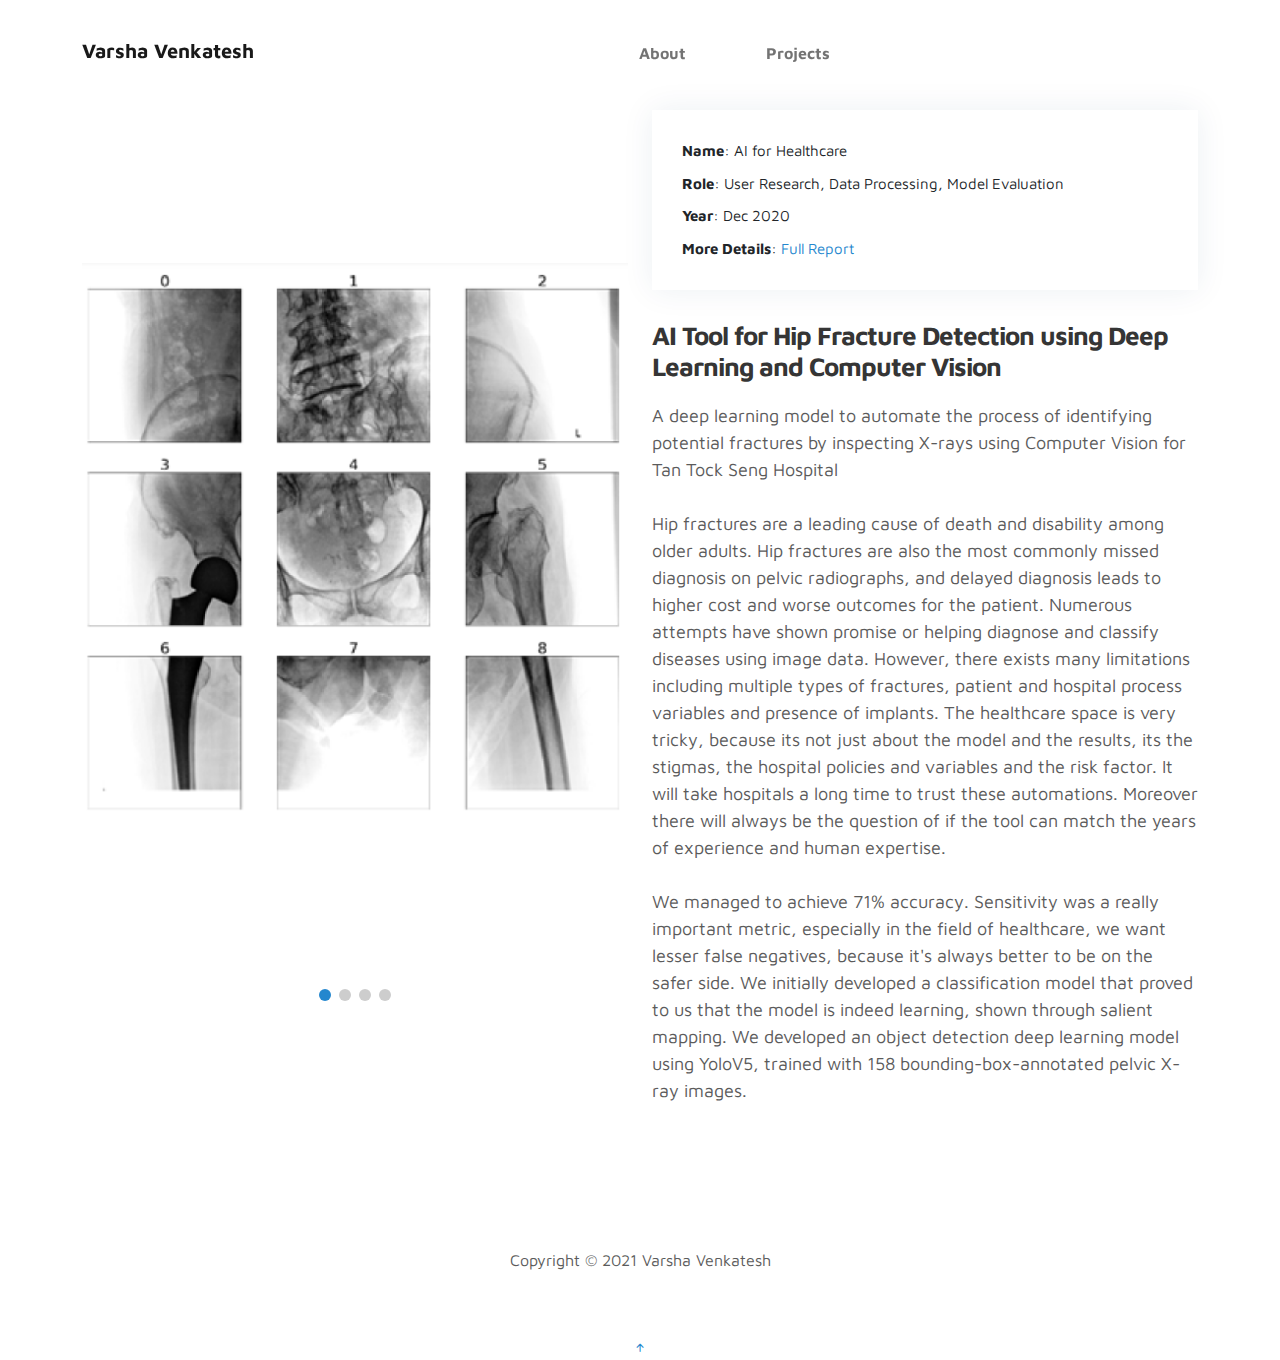
<file: aifhc.html>
<!DOCTYPE html>
<html lang="en">

<head>
  <meta charset="utf-8">
  <meta content="width=device-width, initial-scale=1.0" name="viewport">

  <title>Varsha's Portfolio</title>

    <link rel="stylesheet" href="css/bootstrap.min.css">
    <link rel="stylesheet" href="css/unicons.css">
    <link rel="stylesheet" href="css/owl.carousel.min.css">
    <link rel="stylesheet" href="css/owl.theme.default.min.css">

    <!-- MAIN STYLE -->
    


  <!-- Google Fonts -->
  <link href="https://fonts.googleapis.com/css?family=Open+Sans:300,300i,400,400i,600,600i,700,700i|Raleway:300,300i,400,400i,500,500i,600,600i,700,700i|Poppins:300,300i,400,400i,500,500i,600,600i,700,700i" rel="stylesheet">

  <!-- Vendor CSS Files -->
  <link href="js/vendor/aos/aos.css" rel="stylesheet">
  <link href="js/vendor/bootstrap/css/bootstrap.min.css" rel="stylesheet">
  <link href="js/vendor/bootstrap-icons/bootstrap-icons.css" rel="stylesheet">
  <link href="js/vendor/boxicons/css/boxicons.min.css" rel="stylesheet">
  <link href="js/vendor/glightbox/css/glightbox.min.css" rel="stylesheet">
  <link href="js/vendor/remixicon/remixicon.css" rel="stylesheet">
  <link href="js/vendor/swiper/swiper-bundle.min.css" rel="stylesheet">

  <!-- Template Main CSS File -->
  <link href="css/style.css" rel="stylesheet">
  <link rel="stylesheet" href="css/tooplate-style.css">

  <!-- =======================================================
  * Template Name: OnePage - v4.6.0
  * Template URL: https://bootstrapmade.com/onepage-multipurpose-bootstrap-template/
  * Author: BootstrapMade.com
  * License: https://bootstrapmade.com/license/
  ======================================================== -->
</head>

<body>
      <!-- MENU -->
      <nav class="navbar navbar-expand-sm navbar-light">
        <div class="container">
          <a class="navbar-brand" href="index.html"><i class='uil'></i>Varsha Venkatesh</a>

            <button class="navbar-toggler" type="button" data-toggle="collapse" data-target="#navbarNav" aria-controls="navbarNav" aria-expanded="false"
                aria-label="Toggle navigation">
                <span class="navbar-toggler-icon"></span>
                <span class="navbar-toggler-icon"></span>
                <span class="navbar-toggler-icon"></span>
            </button>

            <div class="collapse navbar-collapse" id="navbarNav">
                <ul class="navbar-nav mx-auto">
                    <li class="nav-item">
                        <a href="index.html#about" class="nav-link"><span data-hover="About">About</span></a>
                    </li>
                    <li class="nav-item">
                        <a href="index.html#project" class="nav-link"><span data-hover="Projects">Projects</span></a>
                    </li>
                </ul>
            </div>
        </div>
    </nav>
<main>
    <!-- ======= Portfolio Details Section ======= -->
    <section id="portfolio-details" class="portfolio-details">
      <div class="container">

        <div class="row gy-4">

          <div class="col-lg-6">
            <div class="portfolio-details-slider swiper">
              <div class="swiper-wrapper align-items-center">

                <div class="swiper-slide">
                  <img src="images/aifhc-1.png" alt="">
                </div>

                <div class="swiper-slide">
                  <img src="images/aifhc-3.png" alt="">
                </div>

                <div class="swiper-slide">
                  <img src="images/aifhc-4.png" alt="">
                </div>

                <div class="swiper-slide">
                  <img src="images/aifhc-5.png" alt="">
                </div>

              </div>
              <div class="swiper-pagination"></div>
            </div>
          </div>

          <div class="col-lg-6">
            <div class="portfolio-info">
              <ul>
                <li><strong>Name</strong>: AI for Healthcare</li>
                <li><strong>Role</strong>: User Research, Data Processing, Model Evaluation</li>
                <li><strong>Year</strong>: Dec 2020</li>
                <li><strong>More Details</strong>: <a href="docs/AIFHC-Report.pdf" target="_blank">Full Report</a></li>
              </ul>
            </div>
            <div class="portfolio-description">
              <h2>AI Tool for Hip Fracture Detection using Deep Learning and Computer Vision</h2>
              <p>
                A deep learning model to automate the process of identifying potential fractures by inspecting X-rays using Computer Vision for Tan Tock Seng Hospital
                <br><br>
                Hip fractures are a leading cause of death and disability among older adults. Hip fractures are also the most commonly missed diagnosis on pelvic radiographs, and delayed diagnosis leads to higher cost and worse outcomes for the patient. Numerous attempts have shown promise or helping diagnose and classify diseases using image data. However, there exists many limitations including multiple types of fractures, patient and hospital process variables and presence of implants. The healthcare space is very tricky, because its not just about the model and the results, its the stigmas, the hospital policies and variables and the risk factor. It will take hospitals a long time to trust these automations. Moreover there will always be the question of if the tool can match the years of experience and human expertise. 
                <br><br>We managed to achieve 71% accuracy. Sensitivity was a really important metric, especially in the field of healthcare, we want lesser false negatives, because it's always better to be on the safer side. We initially developed a classification model that proved to us that the model is indeed learning, shown through salient mapping. We developed an object detection deep learning model using YoloV5, trained with 158 bounding-box-annotated pelvic X-ray images. 
              </p>
            </div>
          </div>

        </div>

      </div>
    </section><!-- End Portfolio Details Section -->

  </main><!-- End #main -->

    <!-- FOOTER -->
    <footer class="footer py-5">
      <div class="container">
           <div class="row">

                <div class="col-lg-12 col-12">                                
                    <p class="copyright-text text-center">Copyright &copy; 2021 Varsha Venkatesh</p>
                </div>
                
           </div>
      </div>
 </footer>

  <div id="preloader"></div>
  <a href="#" class="back-to-top d-flex align-items-center justify-content-center"><i class="bi bi-arrow-up-short"></i></a>

  <!-- Vendor JS Files -->
  <script src="js/vendor/aos/aos.js"></script>
  <script src="js/vendor/bootstrap/js/bootstrap.bundle.min.js"></script>
  <script src="js/vendor/glightbox/js/glightbox.min.js"></script>
  <script src="js/vendor/isotope-layout/isotope.pkgd.min.js"></script>
  <script src="js/vendor/php-email-form/validate.js"></script>
  <script src="js/vendor/purecounter/purecounter.js"></script>
  <script src="js/vendor/swiper/swiper-bundle.min.js"></script>

  <!-- Template Main JS File -->
  <script src="js/main.js"></script>

  <script src="js/jquery-3.3.1.min.js"></script>
  <script src="js/popper.min.js"></script>
  <script src="js/bootstrap.min.js"></script>
  <script src="js/Headroom.js"></script>
  <script src="js/jQuery.headroom.js"></script>
  <script src="js/owl.carousel.min.js"></script>
  <script src="js/smoothscroll.js"></script>
  <script src="js/custom.js"></script>

</body>

</html>
</file>
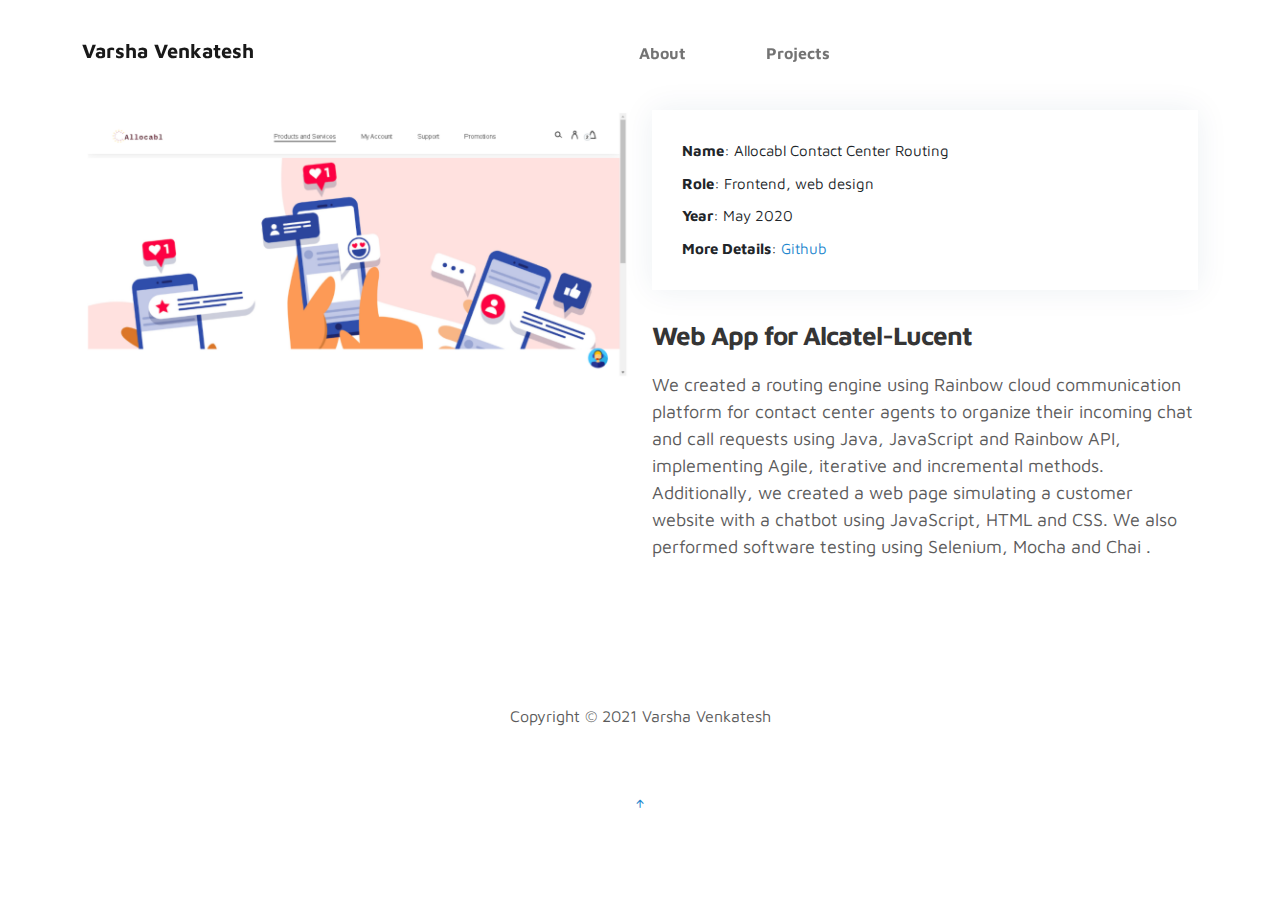
<file: allocabl.html>
<!DOCTYPE html>
<html lang="en">

<head>
  <meta charset="utf-8">
  <meta content="width=device-width, initial-scale=1.0" name="viewport">

  <title>Varsha's Portfolio</title>

    <link rel="stylesheet" href="css/bootstrap.min.css">
    <link rel="stylesheet" href="css/unicons.css">
    <link rel="stylesheet" href="css/owl.carousel.min.css">
    <link rel="stylesheet" href="css/owl.theme.default.min.css">

    <!-- MAIN STYLE -->
    


  <!-- Google Fonts -->
  <link href="https://fonts.googleapis.com/css?family=Open+Sans:300,300i,400,400i,600,600i,700,700i|Raleway:300,300i,400,400i,500,500i,600,600i,700,700i|Poppins:300,300i,400,400i,500,500i,600,600i,700,700i" rel="stylesheet">

  <!-- Vendor CSS Files -->
  <link href="js/vendor/aos/aos.css" rel="stylesheet">
  <link href="js/vendor/bootstrap/css/bootstrap.min.css" rel="stylesheet">
  <link href="js/vendor/bootstrap-icons/bootstrap-icons.css" rel="stylesheet">
  <link href="js/vendor/boxicons/css/boxicons.min.css" rel="stylesheet">
  <link href="js/vendor/glightbox/css/glightbox.min.css" rel="stylesheet">
  <link href="js/vendor/remixicon/remixicon.css" rel="stylesheet">
  <link href="js/vendor/swiper/swiper-bundle.min.css" rel="stylesheet">

  <!-- Template Main CSS File -->
  <link href="css/style.css" rel="stylesheet">
  <link rel="stylesheet" href="css/tooplate-style.css">

  <!-- =======================================================
  * Template Name: OnePage - v4.6.0
  * Template URL: https://bootstrapmade.com/onepage-multipurpose-bootstrap-template/
  * Author: BootstrapMade.com
  * License: https://bootstrapmade.com/license/
  ======================================================== -->
</head>

<body>
      <!-- MENU -->
      <nav class="navbar navbar-expand-sm navbar-light">
        <div class="container">
          <a class="navbar-brand" href="index.html"><i class='uil'></i>Varsha Venkatesh</a>

            <button class="navbar-toggler" type="button" data-toggle="collapse" data-target="#navbarNav" aria-controls="navbarNav" aria-expanded="false"
                aria-label="Toggle navigation">
                <span class="navbar-toggler-icon"></span>
                <span class="navbar-toggler-icon"></span>
                <span class="navbar-toggler-icon"></span>
            </button>

            <div class="collapse navbar-collapse" id="navbarNav">
                <ul class="navbar-nav mx-auto">
                    <li class="nav-item">
                        <a href="index.html#about" class="nav-link"><span data-hover="About">About</span></a>
                    </li>
                    <li class="nav-item">
                        <a href="index.html#project" class="nav-link"><span data-hover="Projects">Projects</span></a>
                    </li>
                   
                </ul>
            </div>
        </div>
    </nav>
<main>
    <!-- ======= Portfolio Details Section ======= -->
    <section id="portfolio-details" class="portfolio-details">
      <div class="container">

        <div class="row gy-4">

          <div class="col-lg-6">
            <div class="portfolio-details-slider swiper">
              <div class="swiper-wrapper align-items-center">

                <div class="swiper-slide">
                  <img src="images/allocabl-1.png" alt="">
                </div>

              </div>
              <div class="swiper-pagination"></div>
            </div>
          </div>

          <div class="col-lg-6">
            <div class="portfolio-info">
              <ul>
                <li><strong>Name</strong>: Allocabl Contact Center Routing</li>
                <li><strong>Role</strong>: Frontend, web design</li>
                <li><strong>Year</strong>: May 2020</li>
                <li><strong>More Details</strong>: <a href="https://github.com/EYLeong/Allocabl" target="_blank">Github</a></li>
              </ul>
            </div>
            <div class="portfolio-description">
              <h2>Web App for Alcatel-Lucent</h2>
              <p>
                We created a routing engine using Rainbow cloud communication platform for contact center agents to organize their incoming chat and call requests using Java, JavaScript and Rainbow API, implementing Agile, iterative and incremental methods. Additionally, we created a web page simulating a customer website with a chatbot using JavaScript, HTML and CSS. We also performed software testing using Selenium, Mocha and Chai .
              </p>
            </div>
          </div>

        </div>

      </div>
    </section><!-- End Portfolio Details Section -->

  </main><!-- End #main -->

    <!-- FOOTER -->
    <footer class="footer py-5">
      <div class="container">
           <div class="row">

                <div class="col-lg-12 col-12">                                
                    <p class="copyright-text text-center">Copyright &copy; 2021 Varsha Venkatesh</p>
                </div>
                
           </div>
      </div>
 </footer>

  <div id="preloader"></div>
  <a href="#" class="back-to-top d-flex align-items-center justify-content-center"><i class="bi bi-arrow-up-short"></i></a>

  <!-- Vendor JS Files -->
  <script src="js/vendor/aos/aos.js"></script>
  <script src="js/vendor/bootstrap/js/bootstrap.bundle.min.js"></script>
  <script src="js/vendor/glightbox/js/glightbox.min.js"></script>
  <script src="js/vendor/isotope-layout/isotope.pkgd.min.js"></script>
  <script src="js/vendor/php-email-form/validate.js"></script>
  <script src="js/vendor/purecounter/purecounter.js"></script>
  <script src="js/vendor/swiper/swiper-bundle.min.js"></script>

  <!-- Template Main JS File -->
  <script src="js/main.js"></script>

  <script src="js/jquery-3.3.1.min.js"></script>
  <script src="js/popper.min.js"></script>
  <script src="js/bootstrap.min.js"></script>
  <script src="js/Headroom.js"></script>
  <script src="js/jQuery.headroom.js"></script>
  <script src="js/owl.carousel.min.js"></script>
  <script src="js/smoothscroll.js"></script>
  <script src="js/custom.js"></script>

</body>

</html>
</file>
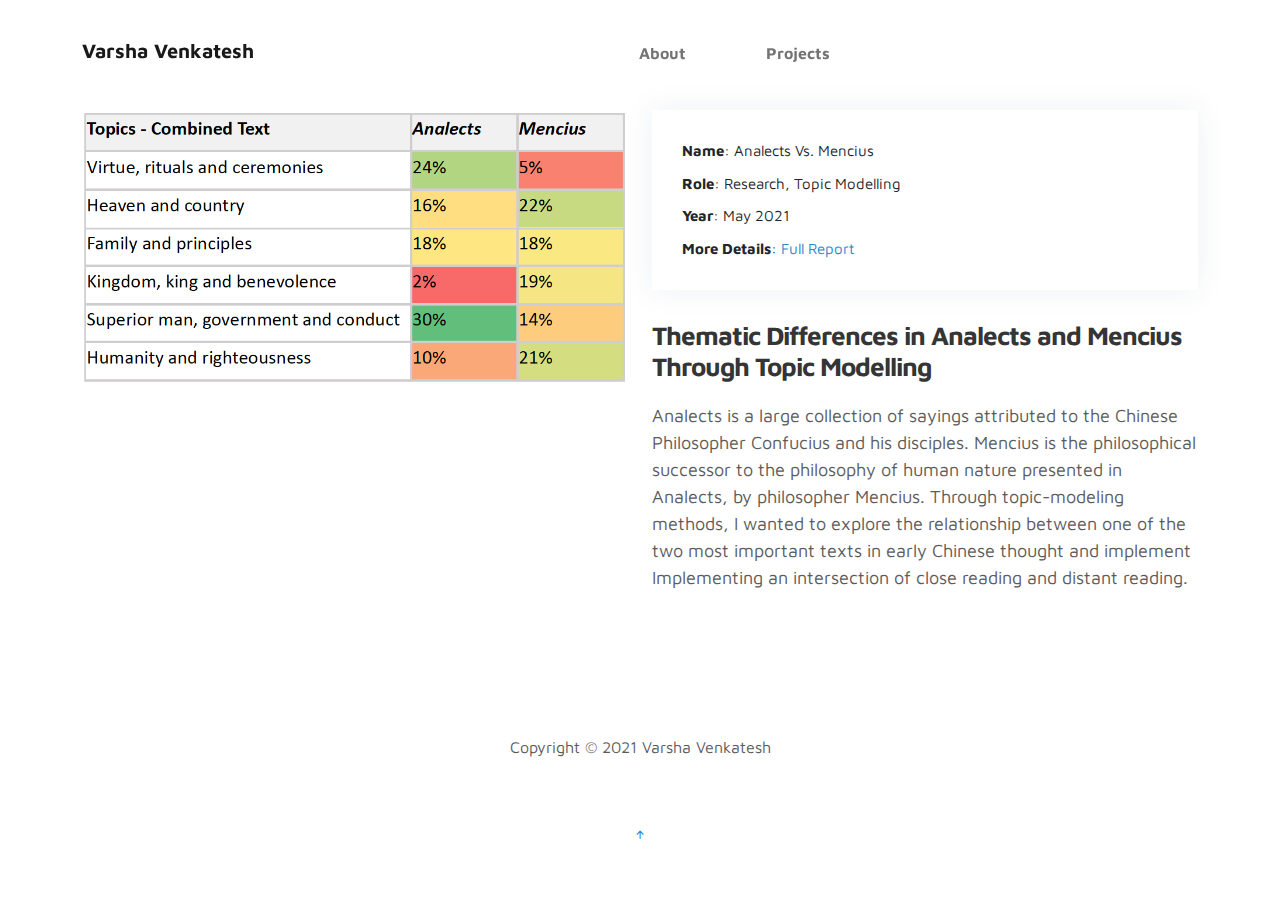
<file: analects-vs-mencius.html>
<!DOCTYPE html>
<html lang="en">

<head>
  <meta charset="utf-8">
  <meta content="width=device-width, initial-scale=1.0" name="viewport">

  <title>Varsha's Portfolio</title>

    <link rel="stylesheet" href="css/bootstrap.min.css">
    <link rel="stylesheet" href="css/unicons.css">
    <link rel="stylesheet" href="css/owl.carousel.min.css">
    <link rel="stylesheet" href="css/owl.theme.default.min.css">

    <!-- MAIN STYLE -->
    


  <!-- Google Fonts -->
  <link href="https://fonts.googleapis.com/css?family=Open+Sans:300,300i,400,400i,600,600i,700,700i|Raleway:300,300i,400,400i,500,500i,600,600i,700,700i|Poppins:300,300i,400,400i,500,500i,600,600i,700,700i" rel="stylesheet">

  <!-- Vendor CSS Files -->
  <link href="js/vendor/aos/aos.css" rel="stylesheet">
  <link href="js/vendor/bootstrap/css/bootstrap.min.css" rel="stylesheet">
  <link href="js/vendor/bootstrap-icons/bootstrap-icons.css" rel="stylesheet">
  <link href="js/vendor/boxicons/css/boxicons.min.css" rel="stylesheet">
  <link href="js/vendor/glightbox/css/glightbox.min.css" rel="stylesheet">
  <link href="js/vendor/remixicon/remixicon.css" rel="stylesheet">
  <link href="js/vendor/swiper/swiper-bundle.min.css" rel="stylesheet">

  <!-- Template Main CSS File -->
  <link href="css/style.css" rel="stylesheet">
  <link rel="stylesheet" href="css/tooplate-style.css">

  <!-- =======================================================
  * Template Name: OnePage - v4.6.0
  * Template URL: https://bootstrapmade.com/onepage-multipurpose-bootstrap-template/
  * Author: BootstrapMade.com
  * License: https://bootstrapmade.com/license/
  ======================================================== -->
</head>

<body>

      <!-- MENU -->
      <nav class="navbar navbar-expand-sm navbar-light">
        <div class="container">
          <a class="navbar-brand" href="index.html"><i class='uil'></i>Varsha Venkatesh</a>

            <button class="navbar-toggler" type="button" data-toggle="collapse" data-target="#navbarNav" aria-controls="navbarNav" aria-expanded="false"
                aria-label="Toggle navigation">
                <span class="navbar-toggler-icon"></span>
                <span class="navbar-toggler-icon"></span>
                <span class="navbar-toggler-icon"></span>
            </button>

            <div class="collapse navbar-collapse" id="navbarNav">
                <ul class="navbar-nav mx-auto">
                    <li class="nav-item">
                        <a href="index.html#about" class="nav-link"><span data-hover="About">About</span></a>
                    </li>
                    <li class="nav-item">
                        <a href="index.html#project" class="nav-link"><span data-hover="Projects">Projects</span></a>
                    </li>
                   
                </ul>
            </div>
        </div>
    </nav>
<main>
    <!-- ======= Portfolio Details Section ======= -->
    <section id="portfolio-details" class="portfolio-details">
      <div class="container">

        <div class="row gy-4">

          <div class="col-lg-6">
            <div class="portfolio-details-slider swiper">
              <div class="swiper-wrapper align-items-center">

                <div class="swiper-slide">
                  <img src="images/analects-vs-mencius-1.png" alt="">
                </div>

              </div>
              <div class="swiper-pagination"></div>
            </div>
          </div>

          <div class="col-lg-6">
            <div class="portfolio-info">
              <ul>
                <li><strong>Name</strong>: Analects Vs. Mencius</li>
                <li><strong>Role</strong>: Research, Topic Modelling</li>
                <li><strong>Year</strong>: May 2021</li>
                <li><strong>More Details</strong>: <a href="/docs/Analects-vs-Mencius.pdf" target="_blank">Full Report</a></li>
              </ul>
            </div>
            <div class="portfolio-description">
              <h2>Thematic Differences in Analects and Mencius Through Topic Modelling</h2>
              <p>
                Analects is a large collection of sayings attributed to the Chinese Philosopher Confucius and his disciples. Mencius is the philosophical successor to the philosophy of human nature presented in Analects, by philosopher Mencius. Through topic-modeling methods, I wanted to explore the relationship between one of the two most important texts in early Chinese thought and implement Implementing an intersection of close reading and distant reading.
              </p>
            </div>
          </div>

        </div>

      </div>
    </section><!-- End Portfolio Details Section -->

  </main><!-- End #main -->

    <!-- FOOTER -->
    <footer class="footer py-5">
      <div class="container">
           <div class="row">

                <div class="col-lg-12 col-12">                                
                    <p class="copyright-text text-center">Copyright &copy; 2021 Varsha Venkatesh</p>
                </div>
                
           </div>
      </div>
 </footer>

  <div id="preloader"></div>
  <a href="#" class="back-to-top d-flex align-items-center justify-content-center"><i class="bi bi-arrow-up-short"></i></a>

  <!-- Vendor JS Files -->
  <script src="js/vendor/aos/aos.js"></script>
  <script src="js/vendor/bootstrap/js/bootstrap.bundle.min.js"></script>
  <script src="js/vendor/glightbox/js/glightbox.min.js"></script>
  <script src="js/vendor/isotope-layout/isotope.pkgd.min.js"></script>
  <script src="js/vendor/php-email-form/validate.js"></script>
  <script src="js/vendor/purecounter/purecounter.js"></script>
  <script src="js/vendor/swiper/swiper-bundle.min.js"></script>

  <!-- Template Main JS File -->
  <script src="js/main.js"></script>

  <script src="js/jquery-3.3.1.min.js"></script>
  <script src="js/popper.min.js"></script>
  <script src="js/bootstrap.min.js"></script>
  <script src="js/Headroom.js"></script>
  <script src="js/jQuery.headroom.js"></script>
  <script src="js/owl.carousel.min.js"></script>
  <script src="js/smoothscroll.js"></script>
  <script src="js/custom.js"></script>

</body>

</html>
</file>
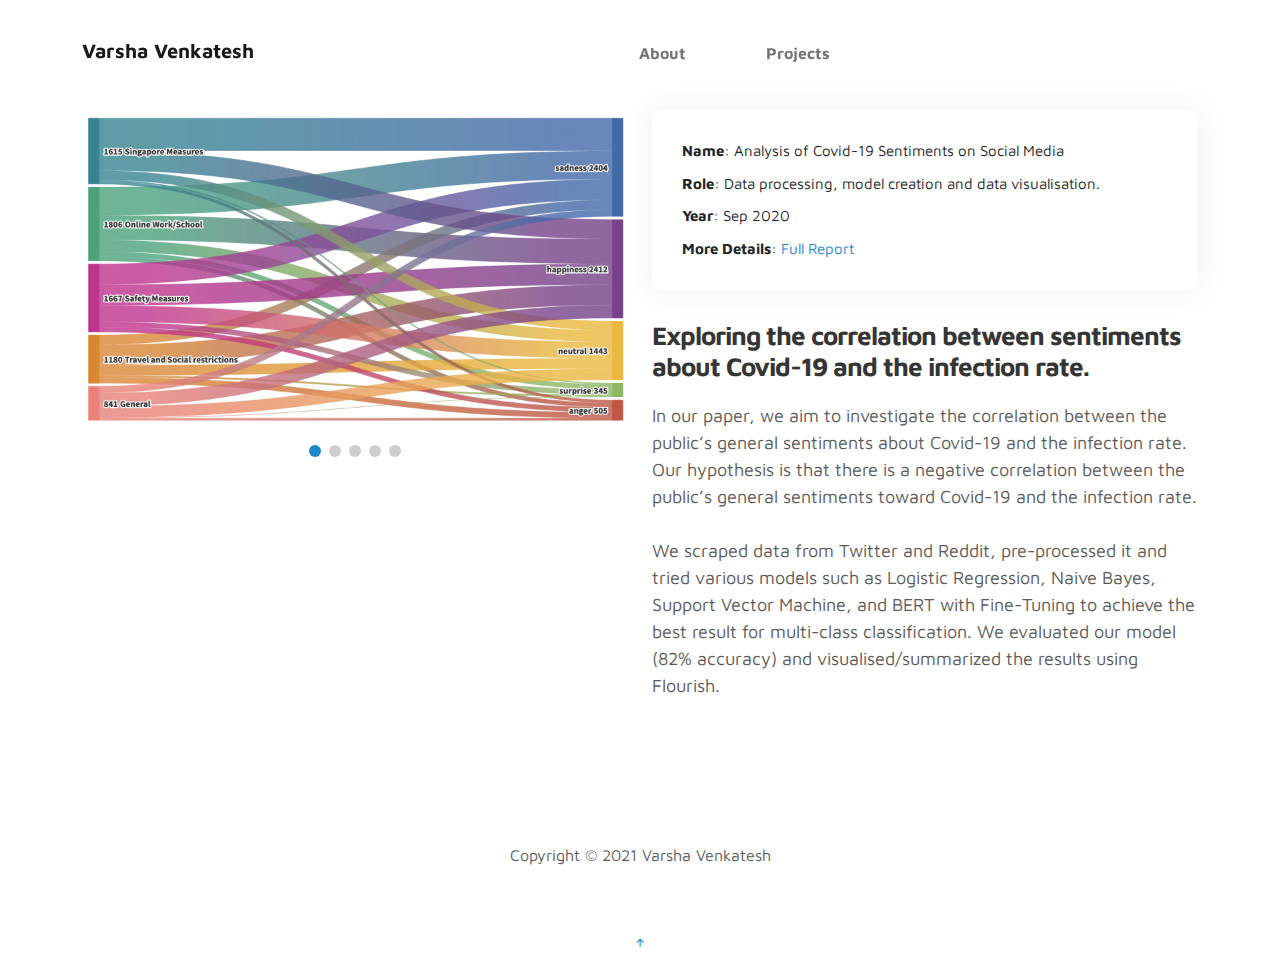
<file: covid-sentiment-analysis.html>
<!DOCTYPE html>
<html lang="en">

<head>
  <meta charset="utf-8">
  <meta content="width=device-width, initial-scale=1.0" name="viewport">

  <title>Varsha's Portfolio</title>

    <link rel="stylesheet" href="css/bootstrap.min.css">
    <link rel="stylesheet" href="css/unicons.css">
    <link rel="stylesheet" href="css/owl.carousel.min.css">
    <link rel="stylesheet" href="css/owl.theme.default.min.css">

    <!-- MAIN STYLE -->
    


  <!-- Google Fonts -->
  <link href="https://fonts.googleapis.com/css?family=Open+Sans:300,300i,400,400i,600,600i,700,700i|Raleway:300,300i,400,400i,500,500i,600,600i,700,700i|Poppins:300,300i,400,400i,500,500i,600,600i,700,700i" rel="stylesheet">

  <!-- Vendor CSS Files -->
  <link href="js/vendor/aos/aos.css" rel="stylesheet">
  <link href="js/vendor/bootstrap/css/bootstrap.min.css" rel="stylesheet">
  <link href="js/vendor/bootstrap-icons/bootstrap-icons.css" rel="stylesheet">
  <link href="js/vendor/boxicons/css/boxicons.min.css" rel="stylesheet">
  <link href="js/vendor/glightbox/css/glightbox.min.css" rel="stylesheet">
  <link href="js/vendor/remixicon/remixicon.css" rel="stylesheet">
  <link href="js/vendor/swiper/swiper-bundle.min.css" rel="stylesheet">

  <!-- Template Main CSS File -->
  <link href="css/style.css" rel="stylesheet">
  <link rel="stylesheet" href="css/tooplate-style.css">

  <!-- =======================================================
  * Template Name: OnePage - v4.6.0
  * Template URL: https://bootstrapmade.com/onepage-multipurpose-bootstrap-template/
  * Author: BootstrapMade.com
  * License: https://bootstrapmade.com/license/
  ======================================================== -->
</head>

<body>

      <!-- MENU -->
      <nav class="navbar navbar-expand-sm navbar-light">
        <div class="container">
          <a class="navbar-brand" href="index.html"><i class='uil'></i>Varsha Venkatesh</a>

            <button class="navbar-toggler" type="button" data-toggle="collapse" data-target="#navbarNav" aria-controls="navbarNav" aria-expanded="false"
                aria-label="Toggle navigation">
                <span class="navbar-toggler-icon"></span>
                <span class="navbar-toggler-icon"></span>
                <span class="navbar-toggler-icon"></span>
            </button>

            <div class="collapse navbar-collapse" id="navbarNav">
                <ul class="navbar-nav mx-auto">
                    <li class="nav-item">
                        <a href="index.html#about" class="nav-link"><span data-hover="About">About</span></a>
                    </li>
                    <li class="nav-item">
                        <a href="index.html#project" class="nav-link"><span data-hover="Projects">Projects</span></a>
                    </li>
                    
                </ul>
            </div>
        </div>
    </nav>
<main>
    <!-- ======= Portfolio Details Section ======= -->
    <section id="portfolio-details" class="portfolio-details">
      <div class="container">

        <div class="row gy-4">

          <div class="col-lg-6">
            <div class="portfolio-details-slider swiper">
              <div class="swiper-wrapper align-items-center">

                <div class="swiper-slide">
                  <img src="images/covid-3.png" alt="">
                </div>

                <div class="swiper-slide">
                  <img src="images/covid-4.png" alt="">
                </div>

                <div class="swiper-slide">
                  <img src="images/covid-5.png" alt="">
                </div>

                <div class="swiper-slide">
                  <img src="images/covid-1.png" alt="">
                </div>

                <div class="swiper-slide">
                  <img src="images/covid-2.png" alt="">
                </div>

              </div>
              <div class="swiper-pagination"></div>
            </div>
          </div>

          <div class="col-lg-6">
            <div class="portfolio-info">
              <ul>
                <li><strong>Name</strong>: Analysis of Covid-19 Sentiments on Social Media</li>
                <li><strong>Role</strong>: Data processing, model creation and data visualisation.</li>
                <li><strong>Year</strong>: Sep 2020</li>
                <li><strong>More Details</strong>: <a href="docs/Covid19-Sentiments-Report.pdf" target="_blank">Full Report</a></li>
              </ul>
            </div>
            <div class="portfolio-description">
              <h2> Exploring the correlation between sentiments about Covid-19 and the infection rate.</h2>
              <p>
                In our paper, we aim to investigate the correlation between the public’s general sentiments about Covid-19 and the infection rate. Our hypothesis is that there is a negative correlation between the public’s general sentiments toward Covid-19 and the infection rate. 
                <br><br>We scraped data from Twitter and Reddit, pre-processed it and tried various models such as Logistic Regression, Naive Bayes, Support Vector Machine, and BERT with Fine-Tuning to achieve the best result for multi-class classification. We evaluated our model (82% accuracy) and visualised/summarized the results using Flourish.
              </p>
            </div>
          </div>

        </div>

      </div>
    </section><!-- End Portfolio Details Section -->

  </main><!-- End #main -->

    <!-- FOOTER -->
    <footer class="footer py-5">
      <div class="container">
           <div class="row">

                <div class="col-lg-12 col-12">                                
                    <p class="copyright-text text-center">Copyright &copy; 2021 Varsha Venkatesh</p>
                </div>
                
           </div>
      </div>
 </footer>

  <div id="preloader"></div>
  <a href="#" class="back-to-top d-flex align-items-center justify-content-center"><i class="bi bi-arrow-up-short"></i></a>

  <!-- Vendor JS Files -->
  <script src="js/vendor/aos/aos.js"></script>
  <script src="js/vendor/bootstrap/js/bootstrap.bundle.min.js"></script>
  <script src="js/vendor/glightbox/js/glightbox.min.js"></script>
  <script src="js/vendor/isotope-layout/isotope.pkgd.min.js"></script>
  <script src="js/vendor/php-email-form/validate.js"></script>
  <script src="js/vendor/purecounter/purecounter.js"></script>
  <script src="js/vendor/swiper/swiper-bundle.min.js"></script>

  <!-- Template Main JS File -->
  <script src="js/main.js"></script>

  <script src="js/jquery-3.3.1.min.js"></script>
  <script src="js/popper.min.js"></script>
  <script src="js/bootstrap.min.js"></script>
  <script src="js/Headroom.js"></script>
  <script src="js/jQuery.headroom.js"></script>
  <script src="js/owl.carousel.min.js"></script>
  <script src="js/smoothscroll.js"></script>
  <script src="js/custom.js"></script>

</body>

</html>
</file>
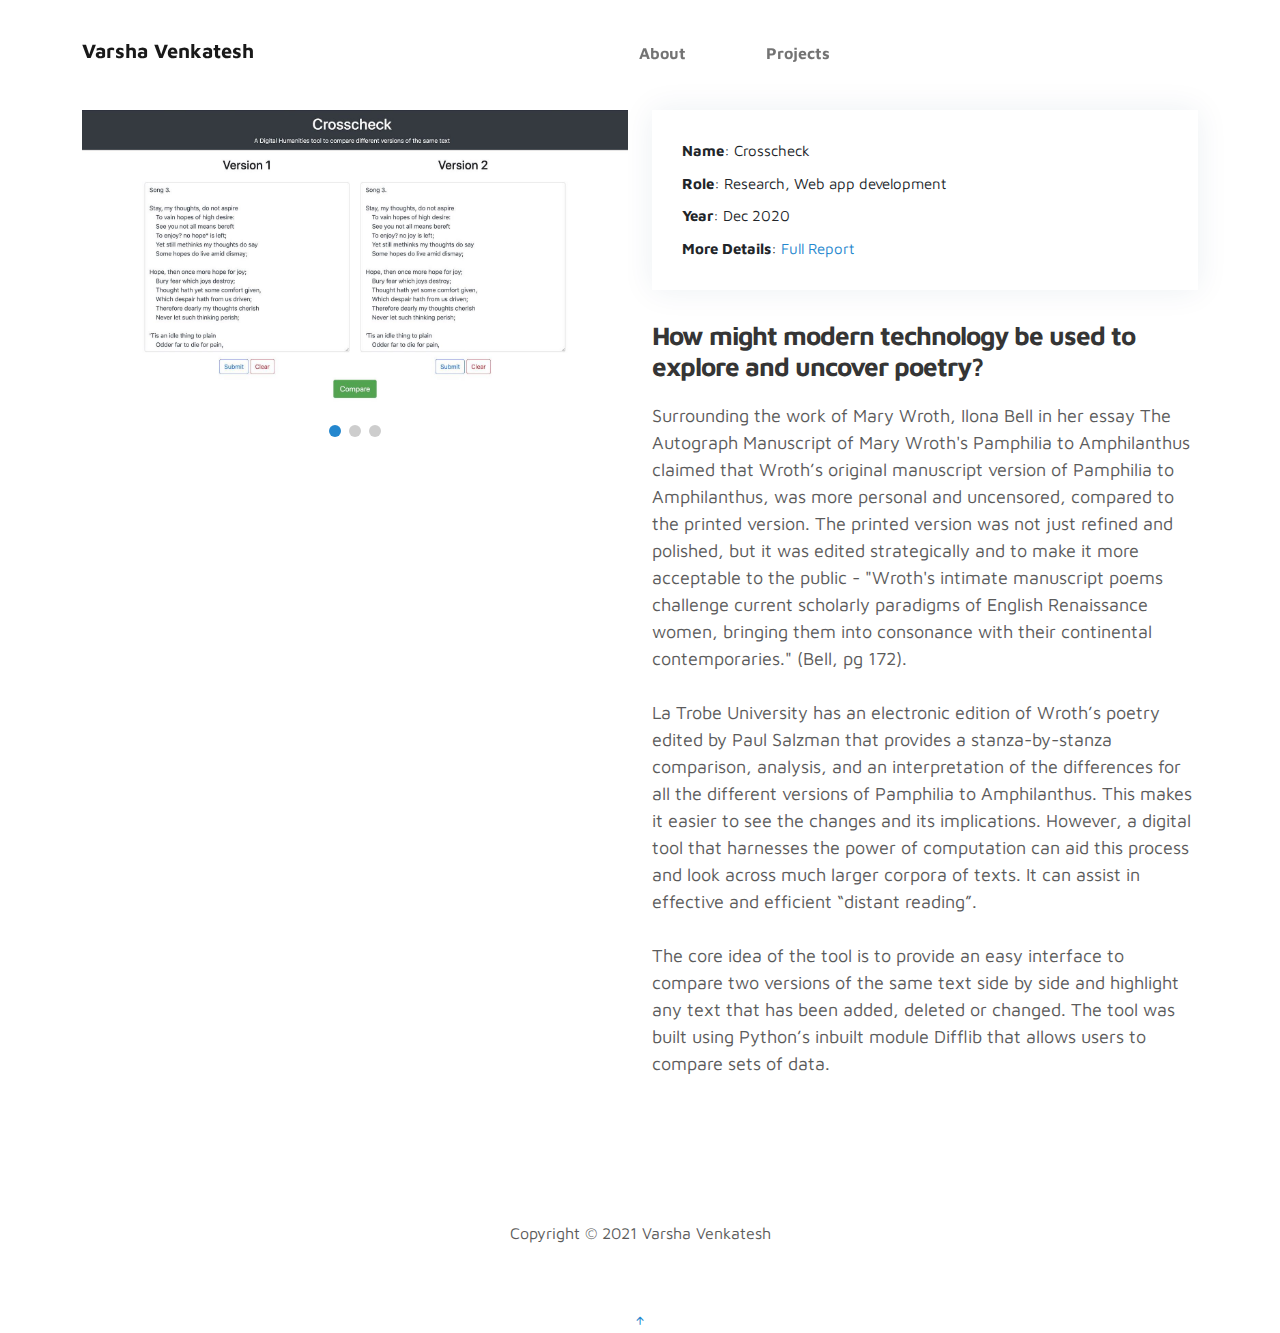
<file: crosscheck.html>
<!DOCTYPE html>
<html lang="en">

<head>
  <meta charset="utf-8">
  <meta content="width=device-width, initial-scale=1.0" name="viewport">

  <title>Varsha's Portfolio</title>

    <link rel="stylesheet" href="css/bootstrap.min.css">
    <link rel="stylesheet" href="css/unicons.css">
    <link rel="stylesheet" href="css/owl.carousel.min.css">
    <link rel="stylesheet" href="css/owl.theme.default.min.css">

    <!-- MAIN STYLE -->
    


  <!-- Google Fonts -->
  <link href="https://fonts.googleapis.com/css?family=Open+Sans:300,300i,400,400i,600,600i,700,700i|Raleway:300,300i,400,400i,500,500i,600,600i,700,700i|Poppins:300,300i,400,400i,500,500i,600,600i,700,700i" rel="stylesheet">

  <!-- Vendor CSS Files -->
  <link href="js/vendor/aos/aos.css" rel="stylesheet">
  <link href="js/vendor/bootstrap/css/bootstrap.min.css" rel="stylesheet">
  <link href="js/vendor/bootstrap-icons/bootstrap-icons.css" rel="stylesheet">
  <link href="js/vendor/boxicons/css/boxicons.min.css" rel="stylesheet">
  <link href="js/vendor/glightbox/css/glightbox.min.css" rel="stylesheet">
  <link href="js/vendor/remixicon/remixicon.css" rel="stylesheet">
  <link href="js/vendor/swiper/swiper-bundle.min.css" rel="stylesheet">

  <!-- Template Main CSS File -->
  <link href="css/style.css" rel="stylesheet">
  <link rel="stylesheet" href="css/tooplate-style.css">

  <!-- =======================================================
  * Template Name: OnePage - v4.6.0
  * Template URL: https://bootstrapmade.com/onepage-multipurpose-bootstrap-template/
  * Author: BootstrapMade.com
  * License: https://bootstrapmade.com/license/
  ======================================================== -->
</head>

<body>

      <!-- MENU -->
      <nav class="navbar navbar-expand-sm navbar-light">
        <div class="container">
          <a class="navbar-brand" href="index.html"><i class='uil'></i>Varsha Venkatesh</a>

            <button class="navbar-toggler" type="button" data-toggle="collapse" data-target="#navbarNav" aria-controls="navbarNav" aria-expanded="false"
                aria-label="Toggle navigation">
                <span class="navbar-toggler-icon"></span>
                <span class="navbar-toggler-icon"></span>
                <span class="navbar-toggler-icon"></span>
            </button>

            <div class="collapse navbar-collapse" id="navbarNav">
                <ul class="navbar-nav mx-auto">
                    <li class="nav-item">
                        <a href="index.html#about" class="nav-link"><span data-hover="About">About</span></a>
                    </li>
                    <li class="nav-item">
                        <a href="index.html#project" class="nav-link"><span data-hover="Projects">Projects</span></a>
                    </li>
                    
                </ul>
            </div>
        </div>
    </nav>
<main>
    <!-- ======= Portfolio Details Section ======= -->
    <section id="portfolio-details" class="portfolio-details">
      <div class="container">

        <div class="row gy-4">

          <div class="col-lg-6">
            <div class="portfolio-details-slider swiper">
              <div class="swiper-wrapper align-items-center">

                <div class="swiper-slide">
                  <img src="images/crosscheck-3.jpg" alt="">
                </div>

                <div class="swiper-slide">
                  <img src="images/crosscheck-1.jpg" alt="">
                </div>

                <div class="swiper-slide">
                  <img src="images/crosscheck-2.jpg" alt="">
                </div>

              </div>
              <div class="swiper-pagination"></div>
            </div>
          </div>

          <div class="col-lg-6">
            <div class="portfolio-info">
              <ul>
                <li><strong>Name</strong>: Crosscheck</li>
                <li><strong>Role</strong>: Research, Web app development</li>
                <li><strong>Year</strong>: Dec 2020</li>
                <li><strong>More Details</strong>: <a href="docs/Crosscheck.pdf" target="_blank">Full Report</a></li>
              </ul>
            </div>
            <div class="portfolio-description">
              <h2>How might modern technology be used to explore and uncover poetry?</h2>
              <p>
                Surrounding the work of Mary Wroth, Ilona Bell in her essay The Autograph Manuscript of Mary Wroth's Pamphilia to Amphilanthus claimed that Wroth’s original manuscript version of Pamphilia to Amphilanthus, was more personal and uncensored, compared to the printed version. The printed version was not just refined and polished, but it was edited strategically and to make it more acceptable to the public - "Wroth's intimate manuscript poems challenge current scholarly paradigms of English Renaissance women, bringing them into consonance with their continental contemporaries." (Bell, pg 172). 
                <br><br>La Trobe University has an electronic edition of Wroth’s poetry edited by Paul Salzman that provides a stanza-by-stanza comparison, analysis, and an interpretation of the differences for all the different versions of Pamphilia to Amphilanthus. This makes it easier to see the changes and its implications. However, a digital tool that harnesses the power of computation can aid this process and look across much larger corpora of texts. It can assist in effective and efficient “distant reading”.
                <br><br>The core idea of the tool is to provide an easy interface to compare two versions of the same text side by side and highlight any text that has been added, deleted or changed. The tool was built using Python’s inbuilt module Difflib that allows users to compare sets of data.


              </p>
            </div>
          </div>

        </div>

      </div>
    </section><!-- End Portfolio Details Section -->

  </main><!-- End #main -->

    <!-- FOOTER -->
    <footer class="footer py-5">
      <div class="container">
           <div class="row">

                <div class="col-lg-12 col-12">                                
                    <p class="copyright-text text-center">Copyright &copy; 2021 Varsha Venkatesh</p>
                </div>
                
           </div>
      </div>
 </footer>

  <div id="preloader"></div>
  <a href="#" class="back-to-top d-flex align-items-center justify-content-center"><i class="bi bi-arrow-up-short"></i></a>

  <!-- Vendor JS Files -->
  <script src="js/vendor/aos/aos.js"></script>
  <script src="js/vendor/bootstrap/js/bootstrap.bundle.min.js"></script>
  <script src="js/vendor/glightbox/js/glightbox.min.js"></script>
  <script src="js/vendor/isotope-layout/isotope.pkgd.min.js"></script>
  <script src="js/vendor/php-email-form/validate.js"></script>
  <script src="js/vendor/purecounter/purecounter.js"></script>
  <script src="js/vendor/swiper/swiper-bundle.min.js"></script>

  <!-- Template Main JS File -->
  <script src="js/main.js"></script>

  <script src="js/jquery-3.3.1.min.js"></script>
  <script src="js/popper.min.js"></script>
  <script src="js/bootstrap.min.js"></script>
  <script src="js/Headroom.js"></script>
  <script src="js/jQuery.headroom.js"></script>
  <script src="js/owl.carousel.min.js"></script>
  <script src="js/smoothscroll.js"></script>
  <script src="js/custom.js"></script>

</body>

</html>
</file>
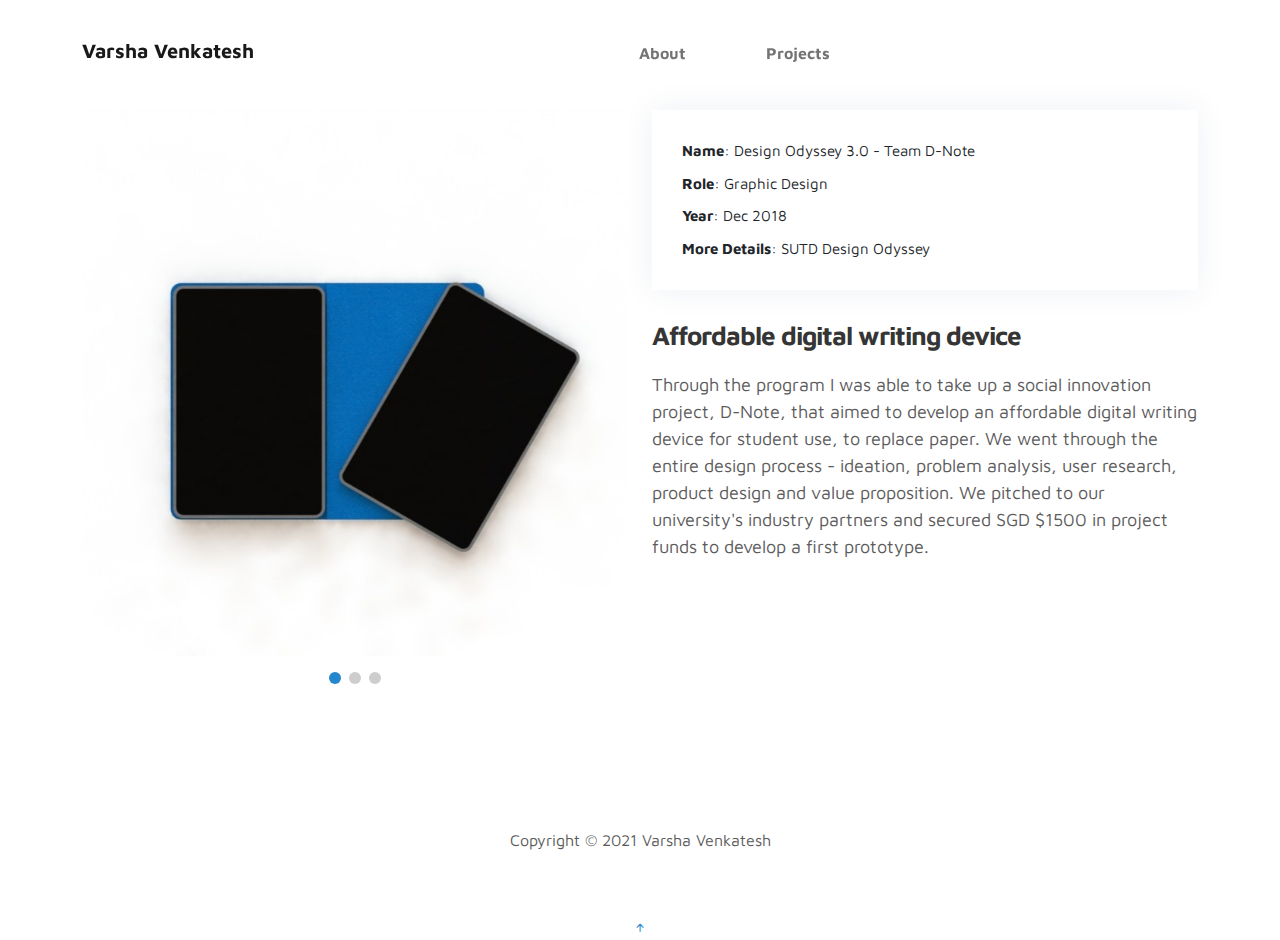
<file: dnote.html>
<!DOCTYPE html>
<html lang="en">

<head>
  <meta charset="utf-8">
  <meta content="width=device-width, initial-scale=1.0" name="viewport">

  <title>Varsha's Portfolio</title>

    <link rel="stylesheet" href="css/bootstrap.min.css">
    <link rel="stylesheet" href="css/unicons.css">
    <link rel="stylesheet" href="css/owl.carousel.min.css">
    <link rel="stylesheet" href="css/owl.theme.default.min.css">

    <!-- MAIN STYLE -->
    


  <!-- Google Fonts -->
  <link href="https://fonts.googleapis.com/css?family=Open+Sans:300,300i,400,400i,600,600i,700,700i|Raleway:300,300i,400,400i,500,500i,600,600i,700,700i|Poppins:300,300i,400,400i,500,500i,600,600i,700,700i" rel="stylesheet">

  <!-- Vendor CSS Files -->
  <link href="js/vendor/aos/aos.css" rel="stylesheet">
  <link href="js/vendor/bootstrap/css/bootstrap.min.css" rel="stylesheet">
  <link href="js/vendor/bootstrap-icons/bootstrap-icons.css" rel="stylesheet">
  <link href="js/vendor/boxicons/css/boxicons.min.css" rel="stylesheet">
  <link href="js/vendor/glightbox/css/glightbox.min.css" rel="stylesheet">
  <link href="js/vendor/remixicon/remixicon.css" rel="stylesheet">
  <link href="js/vendor/swiper/swiper-bundle.min.css" rel="stylesheet">

  <!-- Template Main CSS File -->
  <link href="css/style.css" rel="stylesheet">
  <link rel="stylesheet" href="css/tooplate-style.css">

  <!-- =======================================================
  * Template Name: OnePage - v4.6.0
  * Template URL: https://bootstrapmade.com/onepage-multipurpose-bootstrap-template/
  * Author: BootstrapMade.com
  * License: https://bootstrapmade.com/license/
  ======================================================== -->
</head>

<body>

      <!-- MENU -->
      <nav class="navbar navbar-expand-sm navbar-light">
        <div class="container">
          <a class="navbar-brand" href="index.html"><i class='uil'></i>Varsha Venkatesh</a>

            <button class="navbar-toggler" type="button" data-toggle="collapse" data-target="#navbarNav" aria-controls="navbarNav" aria-expanded="false"
                aria-label="Toggle navigation">
                <span class="navbar-toggler-icon"></span>
                <span class="navbar-toggler-icon"></span>
                <span class="navbar-toggler-icon"></span>
            </button>

            <div class="collapse navbar-collapse" id="navbarNav">
                <ul class="navbar-nav mx-auto">
                    <li class="nav-item">
                        <a href="index.html#about" class="nav-link"><span data-hover="About">About</span></a>
                    </li>
                    <li class="nav-item">
                        <a href="index.html#project" class="nav-link"><span data-hover="Projects">Projects</span></a>
                    </li>

                </ul>
            </div>
        </div>
    </nav>
<main>
    <!-- ======= Portfolio Details Section ======= -->
    <section id="portfolio-details" class="portfolio-details">
      <div class="container">

        <div class="row gy-4">

          <div class="col-lg-6">
            <div class="portfolio-details-slider swiper">
              <div class="swiper-wrapper align-items-center">

                <div class="swiper-slide">
                  <img src="images/dnote-3.jpg" alt="">
                </div>

                <div class="swiper-slide">
                  <img src="images/dnote-2.jpg" alt="">
                </div>

                <div class="swiper-slide">
                  <img src="images/dnote-1.jpg" alt="">
                </div>

              </div>
              <div class="swiper-pagination"></div>
            </div>
          </div>

          <div class="col-lg-6">
            <div class="portfolio-info">
              <ul>
                <li><strong>Name</strong>: Design Odyssey 3.0 - Team D-Note</li>
                <li><strong>Role</strong>: Graphic Design</li>
                <li><strong>Year</strong>: Dec 2018 </li>
                <li><strong>More Details</strong>: <a href="https://idc.sutd.edu.sg/programmes/design-odyssey/" target="_blank"></a>SUTD Design Odyssey</li>
              </ul>
            </div>
            <div class="portfolio-description">
              <h2>Affordable digital writing device</h2>
              <p>
                Through the program I was able to take up a social innovation project,  D-Note, that aimed to develop an affordable digital writing device for student use, to replace paper. We went through the entire design process - ideation, problem analysis, user research, product design and value proposition. We pitched to our university's industry partners and secured SGD $1500 in project funds to develop a first prototype.
              </p>
            </div>
          </div>

        </div>

      </div>
    </section><!-- End Portfolio Details Section -->

  </main><!-- End #main -->

    <!-- FOOTER -->
    <footer class="footer py-5">
      <div class="container">
           <div class="row">

                <div class="col-lg-12 col-12">                                
                    <p class="copyright-text text-center">Copyright &copy; 2021 Varsha Venkatesh</p>
                </div>
                
           </div>
      </div>
 </footer>

  <div id="preloader"></div>
  <a href="#" class="back-to-top d-flex align-items-center justify-content-center"><i class="bi bi-arrow-up-short"></i></a>

  <!-- Vendor JS Files -->
  <script src="js/vendor/aos/aos.js"></script>
  <script src="js/vendor/bootstrap/js/bootstrap.bundle.min.js"></script>
  <script src="js/vendor/glightbox/js/glightbox.min.js"></script>
  <script src="js/vendor/isotope-layout/isotope.pkgd.min.js"></script>
  <script src="js/vendor/php-email-form/validate.js"></script>
  <script src="js/vendor/purecounter/purecounter.js"></script>
  <script src="js/vendor/swiper/swiper-bundle.min.js"></script>

  <!-- Template Main JS File -->
  <script src="js/main.js"></script>

  <script src="js/jquery-3.3.1.min.js"></script>
  <script src="js/popper.min.js"></script>
  <script src="js/bootstrap.min.js"></script>
  <script src="js/Headroom.js"></script>
  <script src="js/jQuery.headroom.js"></script>
  <script src="js/owl.carousel.min.js"></script>
  <script src="js/smoothscroll.js"></script>
  <script src="js/custom.js"></script>

</body>

</html>
</file>
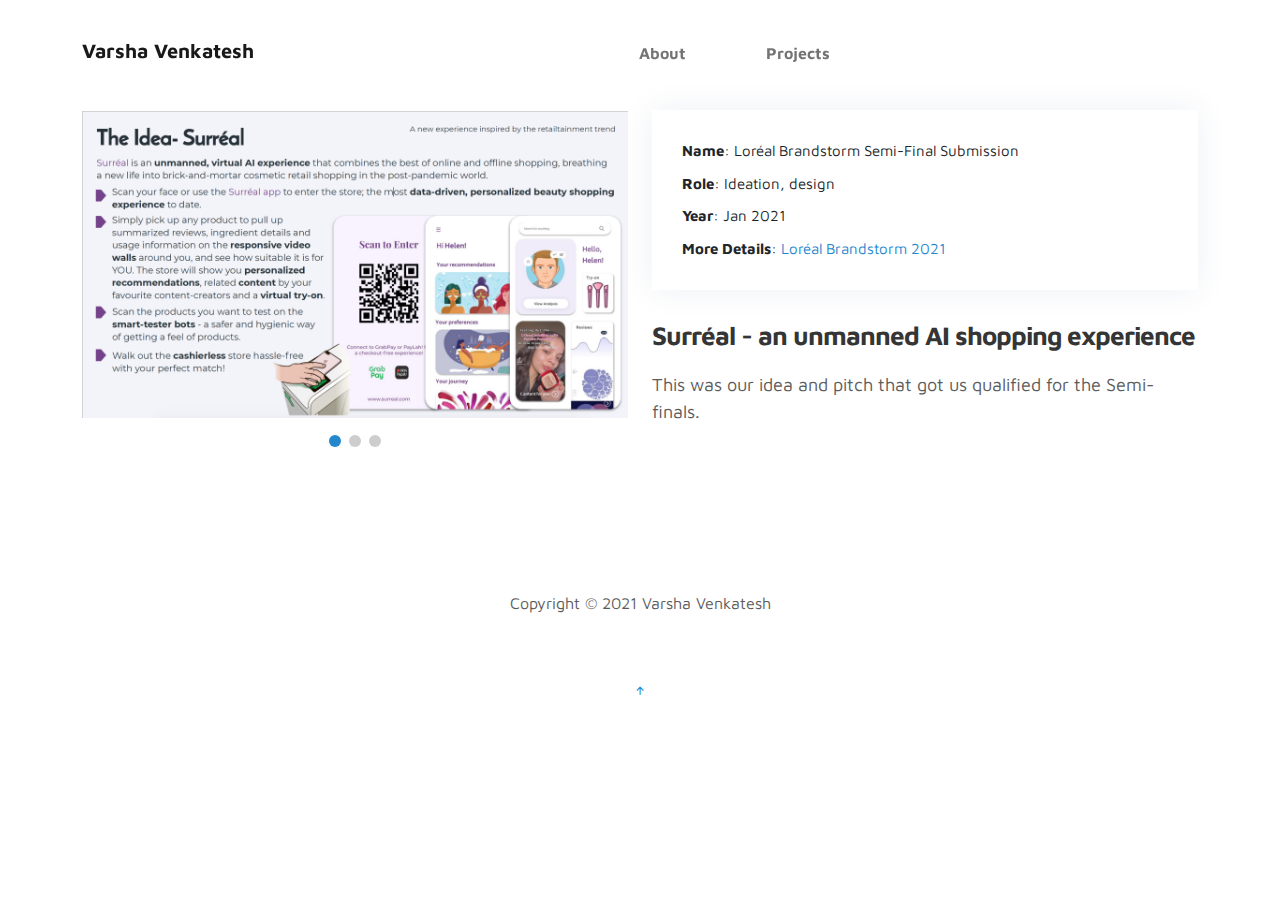
<file: loreal-brandstorm.html>
<!DOCTYPE html>
<html lang="en">

<head>
  <meta charset="utf-8">
  <meta content="width=device-width, initial-scale=1.0" name="viewport">

  <title>Varsha's Portfolio</title>

    <link rel="stylesheet" href="css/bootstrap.min.css">
    <link rel="stylesheet" href="css/unicons.css">
    <link rel="stylesheet" href="css/owl.carousel.min.css">
    <link rel="stylesheet" href="css/owl.theme.default.min.css">

    <!-- MAIN STYLE -->
    


  <!-- Google Fonts -->
  <link href="https://fonts.googleapis.com/css?family=Open+Sans:300,300i,400,400i,600,600i,700,700i|Raleway:300,300i,400,400i,500,500i,600,600i,700,700i|Poppins:300,300i,400,400i,500,500i,600,600i,700,700i" rel="stylesheet">

  <!-- Vendor CSS Files -->
  <link href="js/vendor/aos/aos.css" rel="stylesheet">
  <link href="js/vendor/bootstrap/css/bootstrap.min.css" rel="stylesheet">
  <link href="js/vendor/bootstrap-icons/bootstrap-icons.css" rel="stylesheet">
  <link href="js/vendor/boxicons/css/boxicons.min.css" rel="stylesheet">
  <link href="js/vendor/glightbox/css/glightbox.min.css" rel="stylesheet">
  <link href="js/vendor/remixicon/remixicon.css" rel="stylesheet">
  <link href="js/vendor/swiper/swiper-bundle.min.css" rel="stylesheet">

  <!-- Template Main CSS File -->
  <link href="css/style.css" rel="stylesheet">
  <link rel="stylesheet" href="css/tooplate-style.css">

  <!-- =======================================================
  * Template Name: OnePage - v4.6.0
  * Template URL: https://bootstrapmade.com/onepage-multipurpose-bootstrap-template/
  * Author: BootstrapMade.com
  * License: https://bootstrapmade.com/license/
  ======================================================== -->
</head>

<body>

      <!-- MENU -->
      <nav class="navbar navbar-expand-sm navbar-light">
        <div class="container">
          <a class="navbar-brand" href="index.html"><i class='uil'></i>Varsha Venkatesh</a>

            <button class="navbar-toggler" type="button" data-toggle="collapse" data-target="#navbarNav" aria-controls="navbarNav" aria-expanded="false"
                aria-label="Toggle navigation">
                <span class="navbar-toggler-icon"></span>
                <span class="navbar-toggler-icon"></span>
                <span class="navbar-toggler-icon"></span>
            </button>

            <div class="collapse navbar-collapse" id="navbarNav">
                <ul class="navbar-nav mx-auto">
                    <li class="nav-item">
                        <a href="index.html#about" class="nav-link"><span data-hover="About">About</span></a>
                    </li>
                    <li class="nav-item">
                        <a href="index.html#project" class="nav-link"><span data-hover="Projects">Projects</span></a>
                    </li>
 
                </ul>
            </div>
        </div>
    </nav>
  <main id="main">

    <!-- ======= Portfolio Details Section ======= -->
    <section id="portfolio-details" class="portfolio-details">
      <div class="container">

        <div class="row gy-4">

          <div class="col-lg-6">
            <div class="portfolio-details-slider swiper">
              <div class="swiper-wrapper align-items-center">

                <div class="swiper-slide">
                  <img src="images/loreal-1.png" alt="">
                </div>

                <div class="swiper-slide">
                  <img src="images/loreal-2.png" alt="">
                </div>

                <div class="swiper-slide">
                  <img src="images/loreal-3.png" alt="">
                </div>

              </div>
              <div class="swiper-pagination"></div>
            </div>
          </div>

          <div class="col-lg-6">
            <div class="portfolio-info">
              <ul>
                <li><strong>Name</strong>: Loréal Brandstorm Semi-Final Submission</li>
                <li><strong>Role</strong>: Ideation, design</li>
                <li><strong>Year</strong>: Jan 2021</li>
                <li><strong>More Details</strong>: <a href="https://www.loreal.com/en/press-release/group/brandstorm-2021-loreal-invites-students-to-imagine-the-future-of-beauty/" target="_blank">Loréal Brandstorm 2021</a></li>
              </ul>
            </div>
            <div class="portfolio-description">
              <h2>Surréal - an unmanned AI shopping experience</h2>
              <p>
                This was our idea and pitch that got us qualified for the Semi-finals.
              </p>
            </div>
          </div>

        </div>

      </div>
    </section><!-- End Portfolio Details Section -->

  </main><!-- End #main -->

    <!-- FOOTER -->
    <footer class="footer py-5">
      <div class="container">
           <div class="row">

                <div class="col-lg-12 col-12">                                
                    <p class="copyright-text text-center">Copyright &copy; 2021 Varsha Venkatesh</p>
                </div>
                
           </div>
      </div>
 </footer>

  <div id="preloader"></div>
  <a href="#" class="back-to-top d-flex align-items-center justify-content-center"><i class="bi bi-arrow-up-short"></i></a>

  <!-- Vendor JS Files -->
  <script src="js/vendor/aos/aos.js"></script>
  <script src="js/vendor/bootstrap/js/bootstrap.bundle.min.js"></script>
  <script src="js/vendor/glightbox/js/glightbox.min.js"></script>
  <script src="js/vendor/isotope-layout/isotope.pkgd.min.js"></script>
  <script src="js/vendor/php-email-form/validate.js"></script>
  <script src="js/vendor/purecounter/purecounter.js"></script>
  <script src="js/vendor/swiper/swiper-bundle.min.js"></script>

  <!-- Template Main JS File -->
  <script src="js/main.js"></script>

  <script src="js/jquery-3.3.1.min.js"></script>
  <script src="js/popper.min.js"></script>
  <script src="js/bootstrap.min.js"></script>
  <script src="js/Headroom.js"></script>
  <script src="js/jQuery.headroom.js"></script>
  <script src="js/owl.carousel.min.js"></script>
  <script src="js/smoothscroll.js"></script>
  <script src="js/custom.js"></script>

</body>

</html>
</file>
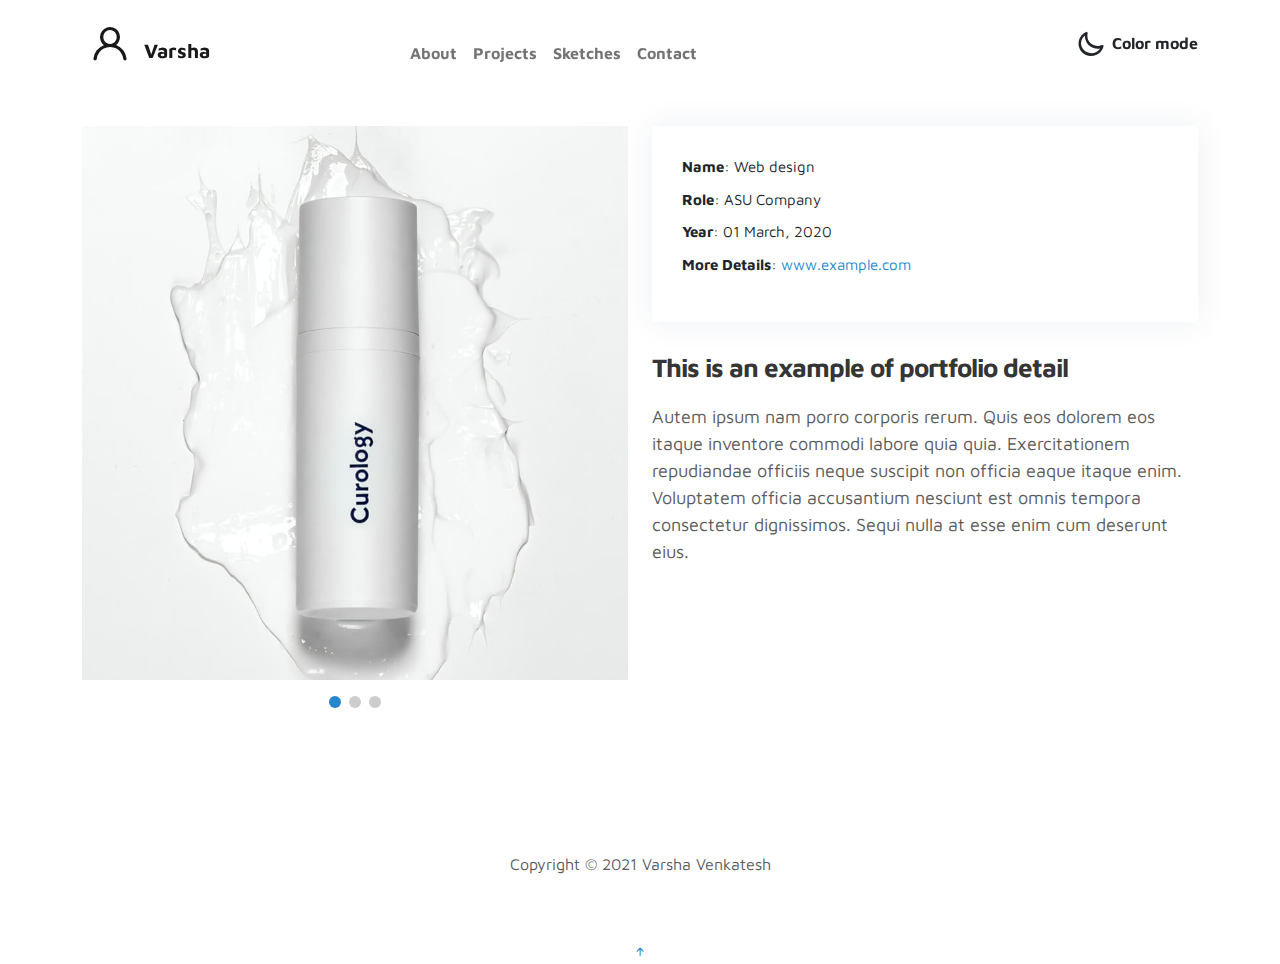
<file: portfolio-details.html>
<!DOCTYPE html>
<html lang="en">

<head>
  <meta charset="utf-8">
  <meta content="width=device-width, initial-scale=1.0" name="viewport">

  <title>Varsha's Portfolio</title>

    <link rel="stylesheet" href="css/bootstrap.min.css">
    <link rel="stylesheet" href="css/unicons.css">
    <link rel="stylesheet" href="css/owl.carousel.min.css">
    <link rel="stylesheet" href="css/owl.theme.default.min.css">

    <!-- MAIN STYLE -->
    <link rel="stylesheet" href="css/tooplate-style.css">


  <!-- Google Fonts -->
  <link href="https://fonts.googleapis.com/css?family=Open+Sans:300,300i,400,400i,600,600i,700,700i|Raleway:300,300i,400,400i,500,500i,600,600i,700,700i|Poppins:300,300i,400,400i,500,500i,600,600i,700,700i" rel="stylesheet">

  <!-- Vendor CSS Files -->
  <link href="js/vendor/aos/aos.css" rel="stylesheet">
  <link href="js/vendor/bootstrap/css/bootstrap.min.css" rel="stylesheet">
  <link href="js/vendor/bootstrap-icons/bootstrap-icons.css" rel="stylesheet">
  <link href="js/vendor/boxicons/css/boxicons.min.css" rel="stylesheet">
  <link href="js/vendor/glightbox/css/glightbox.min.css" rel="stylesheet">
  <link href="js/vendor/remixicon/remixicon.css" rel="stylesheet">
  <link href="js/vendor/swiper/swiper-bundle.min.css" rel="stylesheet">

  <!-- Template Main CSS File -->
  <link href="css/style.css" rel="stylesheet">

  <!-- =======================================================
  * Template Name: OnePage - v4.6.0
  * Template URL: https://bootstrapmade.com/onepage-multipurpose-bootstrap-template/
  * Author: BootstrapMade.com
  * License: https://bootstrapmade.com/license/
  ======================================================== -->
</head>

<body>

  <!-- MENU -->
  <nav class="navbar navbar-expand-sm navbar-light">
    <div class="container">
        <a class="navbar-brand" href="index.html"><i class='uil uil-user'></i> Varsha</a>

        <button class="navbar-toggler" type="button" data-toggle="collapse" data-target="#navbarNav" aria-controls="navbarNav" aria-expanded="false"
            aria-label="Toggle navigation">
            <span class="navbar-toggler-icon"></span>
            <span class="navbar-toggler-icon"></span>
            <span class="navbar-toggler-icon"></span>
        </button>

        <div class="collapse navbar-collapse" id="navbarNav">
            <ul class="navbar-nav mx-auto">
                <li class="nav-item">
                    <a href="#about" class="nav-link"><span data-hover="About">About</span></a>
                </li>
                <li class="nav-item">
                    <a href="#project" class="nav-link"><span data-hover="Projects">Projects</span></a>
                </li>
                <li class="nav-item">
                    <a href="#resume" class="nav-link"><span data-hover="Sketches">Sketches</span></a>
                </li>
                <li class="nav-item">
                    <a href="#contact" class="nav-link"><span data-hover="Contact">Contact</span></a>
                </li>
            </ul>

            <ul class="navbar-nav ml-lg-auto">
                <div class="ml-lg-4">
                  <div class="color-mode d-lg-flex justify-content-center align-items-center">
                    <i class="color-mode-icon"></i>
                    Color mode
                  </div>
                </div>
            </ul>
        </div>
    </div>
</nav>
  <main id="main">

    <!-- ======= Portfolio Details Section ======= -->
    <section id="portfolio-details" class="portfolio-details">
      <div class="container">

        <div class="row gy-4">

          <div class="col-lg-6">
            <div class="portfolio-details-slider swiper">
              <div class="swiper-wrapper align-items-center">

                <div class="swiper-slide">
                  <img src="images/portfolio/portfolio-1.jpg" alt="">
                </div>

                <div class="swiper-slide">
                  <img src="images/portfolio/portfolio-2.jpg" alt="">
                </div>

                <div class="swiper-slide">
                  <img src="images/portfolio/portfolio-3.jpg" alt="">
                </div>

              </div>
              <div class="swiper-pagination"></div>
            </div>
          </div>

          <div class="col-lg-6">
            <div class="portfolio-info">
              <ul>
                <li><strong>Name</strong>: Web design</li>
                <li><strong>Role</strong>: ASU Company</li>
                <li><strong>Year</strong>: 01 March, 2020</li>
                <li><strong>More Details</strong>: <a href="#">www.example.com</a></li>
              </ul>
            </div>
            <div class="portfolio-description">
              <h2>This is an example of portfolio detail</h2>
              <p>
                Autem ipsum nam porro corporis rerum. Quis eos dolorem eos itaque inventore commodi labore quia quia. Exercitationem repudiandae officiis neque suscipit non officia eaque itaque enim. Voluptatem officia accusantium nesciunt est omnis tempora consectetur dignissimos. Sequi nulla at esse enim cum deserunt eius.
              </p>
            </div>
          </div>

        </div>

      </div>
    </section><!-- End Portfolio Details Section -->

  </main><!-- End #main -->

    <!-- FOOTER -->
    <footer class="footer py-5">
      <div class="container">
           <div class="row">

                <div class="col-lg-12 col-12">                                
                    <p class="copyright-text text-center">Copyright &copy; 2021 Varsha Venkatesh</p>
                </div>
                
           </div>
      </div>
 </footer>

  <div id="preloader"></div>
  <a href="#" class="back-to-top d-flex align-items-center justify-content-center"><i class="bi bi-arrow-up-short"></i></a>

  <!-- Vendor JS Files -->
  <script src="js/vendor/aos/aos.js"></script>
  <script src="js/vendor/bootstrap/js/bootstrap.bundle.min.js"></script>
  <script src="js/vendor/glightbox/js/glightbox.min.js"></script>
  <script src="js/vendor/isotope-layout/isotope.pkgd.min.js"></script>
  <script src="js/vendor/php-email-form/validate.js"></script>
  <script src="js/vendor/purecounter/purecounter.js"></script>
  <script src="js/vendor/swiper/swiper-bundle.min.js"></script>

  <!-- Template Main JS File -->
  <script src="js/main.js"></script>

  <script src="js/jquery-3.3.1.min.js"></script>
  <script src="js/popper.min.js"></script>
  <script src="js/bootstrap.min.js"></script>
  <script src="js/Headroom.js"></script>
  <script src="js/jQuery.headroom.js"></script>
  <script src="js/owl.carousel.min.js"></script>
  <script src="js/smoothscroll.js"></script>
  <script src="js/custom.js"></script>

</body>

</html>
</file>
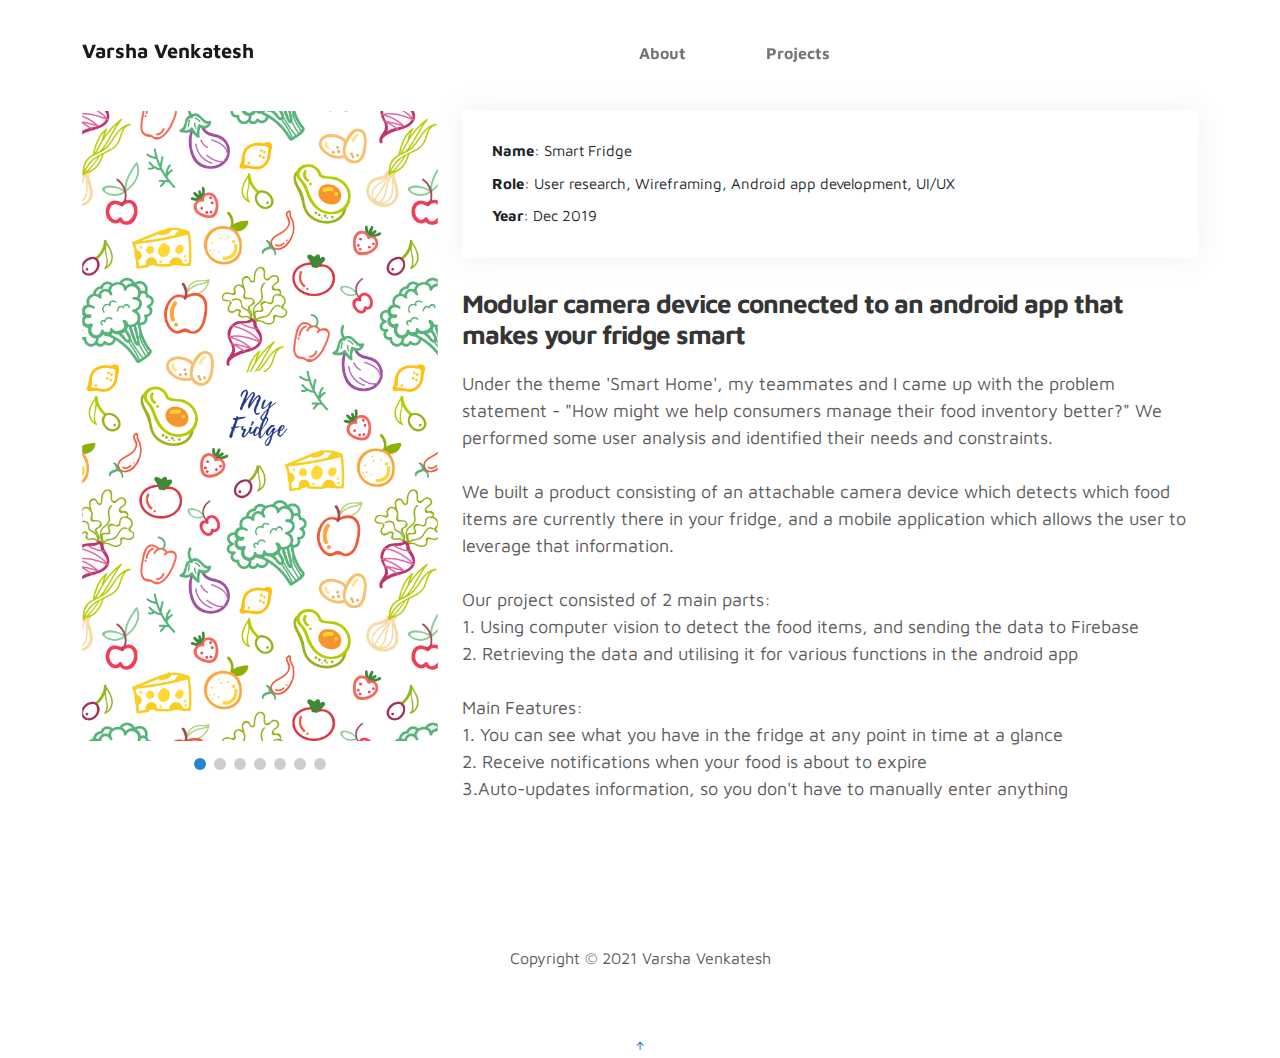
<file: smart-fridge.html>
<!DOCTYPE html>
<html lang="en">

<head>
  <meta charset="utf-8">
  <meta content="width=device-width, initial-scale=1.0" name="viewport">

  <title>Varsha's Portfolio</title>

    <link rel="stylesheet" href="css/bootstrap.min.css">
    <link rel="stylesheet" href="css/unicons.css">
    <link rel="stylesheet" href="css/owl.carousel.min.css">
    <link rel="stylesheet" href="css/owl.theme.default.min.css">

    <!-- MAIN STYLE -->
    


  <!-- Google Fonts -->
  <link href="https://fonts.googleapis.com/css?family=Open+Sans:300,300i,400,400i,600,600i,700,700i|Raleway:300,300i,400,400i,500,500i,600,600i,700,700i|Poppins:300,300i,400,400i,500,500i,600,600i,700,700i" rel="stylesheet">

  <!-- Vendor CSS Files -->
  <link href="js/vendor/aos/aos.css" rel="stylesheet">
  <link href="js/vendor/bootstrap/css/bootstrap.min.css" rel="stylesheet">
  <link href="js/vendor/bootstrap-icons/bootstrap-icons.css" rel="stylesheet">
  <link href="js/vendor/boxicons/css/boxicons.min.css" rel="stylesheet">
  <link href="js/vendor/glightbox/css/glightbox.min.css" rel="stylesheet">
  <link href="js/vendor/remixicon/remixicon.css" rel="stylesheet">
  <link href="js/vendor/swiper/swiper-bundle.min.css" rel="stylesheet">

  <!-- Template Main CSS File -->
  <link href="css/style.css" rel="stylesheet">
  <link rel="stylesheet" href="css/tooplate-style.css">

  <!-- =======================================================
  * Template Name: OnePage - v4.6.0
  * Template URL: https://bootstrapmade.com/onepage-multipurpose-bootstrap-template/
  * Author: BootstrapMade.com
  * License: https://bootstrapmade.com/license/
  ======================================================== -->
</head>

<body>

      <!-- MENU -->
      <nav class="navbar navbar-expand-sm navbar-light">
        <div class="container">
          <a class="navbar-brand" href="index.html"><i class='uil'></i>Varsha Venkatesh</a>

            <button class="navbar-toggler" type="button" data-toggle="collapse" data-target="#navbarNav" aria-controls="navbarNav" aria-expanded="false"
                aria-label="Toggle navigation">
                <span class="navbar-toggler-icon"></span>
                <span class="navbar-toggler-icon"></span>
                <span class="navbar-toggler-icon"></span>
            </button>

            <div class="collapse navbar-collapse" id="navbarNav">
                <ul class="navbar-nav mx-auto">
                    <li class="nav-item">
                        <a href="index.html#about" class="nav-link"><span data-hover="About">About</span></a>
                    </li>
                    <li class="nav-item">
                        <a href="index.html#project" class="nav-link"><span data-hover="Projects">Projects</span></a>
                    </li>

                </ul>
            </div>
        </div>
    </nav>
  <main id="main">

    <!-- ======= Portfolio Details Section ======= -->
    <section id="portfolio-details" class="portfolio-details">
      <div class="container">

        <div class="row gy-4">

          <div class="col-lg-4">
            <div class="portfolio-details-slider swiper">
              <div class="swiper-wrapper align-items-center">

                <div class="swiper-slide">
                  <img src="images/smart-fridge-1.png" alt="">
                </div>

                <div class="swiper-slide">
                  <img src="images/smart-fridge-2.png" alt="">
                </div>

                <div class="swiper-slide">
                  <img src="images/smart-fridge-3.png" alt="">
                </div>
                <div class="swiper-slide">
                  <img src="images/smart-fridge-4.png" alt="">
                </div>
                <div class="swiper-slide">
                  <img src="images/smart-fridge-5.png" alt="">
                </div>
                <div class="swiper-slide">
                  <img src="images/smart-fridge-6.png" alt="">
                </div>
                <div class="swiper-slide">
                  <img src="images/smart-fridge-7.png" alt="">
                </div>

              </div>
              <div class="swiper-pagination"></div>
            </div>
          </div>

          <div class="col-lg-8">
            <div class="portfolio-info">
              <ul>
                <li><strong>Name</strong>: Smart Fridge</li>
                <li><strong>Role</strong>: User research, Wireframing, Android app development, UI/UX</li>
                <li><strong>Year</strong>: Dec 2019</li>
              </ul>
            </div>
            <div class="portfolio-description">
              <h2>Modular camera device connected to an android app that makes your fridge smart</h2>
              <p>
                Under the theme 'Smart Home', my teammates and I came up with the problem statement - "How might we help consumers manage their food inventory better?" We performed some user analysis and identified their needs and constraints.
                <br><br>We built a product consisting of an attachable camera device which detects which food items are currently there in your fridge, and a mobile application which allows the user to leverage that information. <br><br> Our project consisted of 2 main parts: <br>1. Using computer vision to detect the food items, and sending the data to Firebase <br> 2. Retrieving the data and utilising it for various functions in the android app 
                <br><br>Main Features:
                <br>1. You can see what you have in the fridge at any point in time at a glance
                <br>2. Receive notifications when your food is about to expire
                <br> 3.Auto-updates information, so you don't have to manually enter anything
              </p>
            </div>
          </div>

        </div>

      </div>
    </section><!-- End Portfolio Details Section -->

  </main><!-- End #main -->

    <!-- FOOTER -->
    <footer class="footer py-5">
      <div class="container">
           <div class="row">

                <div class="col-lg-12 col-12">                                
                    <p class="copyright-text text-center">Copyright &copy; 2021 Varsha Venkatesh</p>
                </div>
                
           </div>
      </div>
 </footer>

  <div id="preloader"></div>
  <a href="#" class="back-to-top d-flex align-items-center justify-content-center"><i class="bi bi-arrow-up-short"></i></a>

  <!-- Vendor JS Files -->
  <script src="js/vendor/aos/aos.js"></script>
  <script src="js/vendor/bootstrap/js/bootstrap.bundle.min.js"></script>
  <script src="js/vendor/glightbox/js/glightbox.min.js"></script>
  <script src="js/vendor/isotope-layout/isotope.pkgd.min.js"></script>
  <script src="js/vendor/php-email-form/validate.js"></script>
  <script src="js/vendor/purecounter/purecounter.js"></script>
  <script src="js/vendor/swiper/swiper-bundle.min.js"></script>

  <!-- Template Main JS File -->
  <script src="js/main.js"></script>

  <script src="js/jquery-3.3.1.min.js"></script>
  <script src="js/popper.min.js"></script>
  <script src="js/bootstrap.min.js"></script>
  <script src="js/Headroom.js"></script>
  <script src="js/jQuery.headroom.js"></script>
  <script src="js/owl.carousel.min.js"></script>
  <script src="js/smoothscroll.js"></script>
  <script src="js/custom.js"></script>

</body>

</html>
</file>
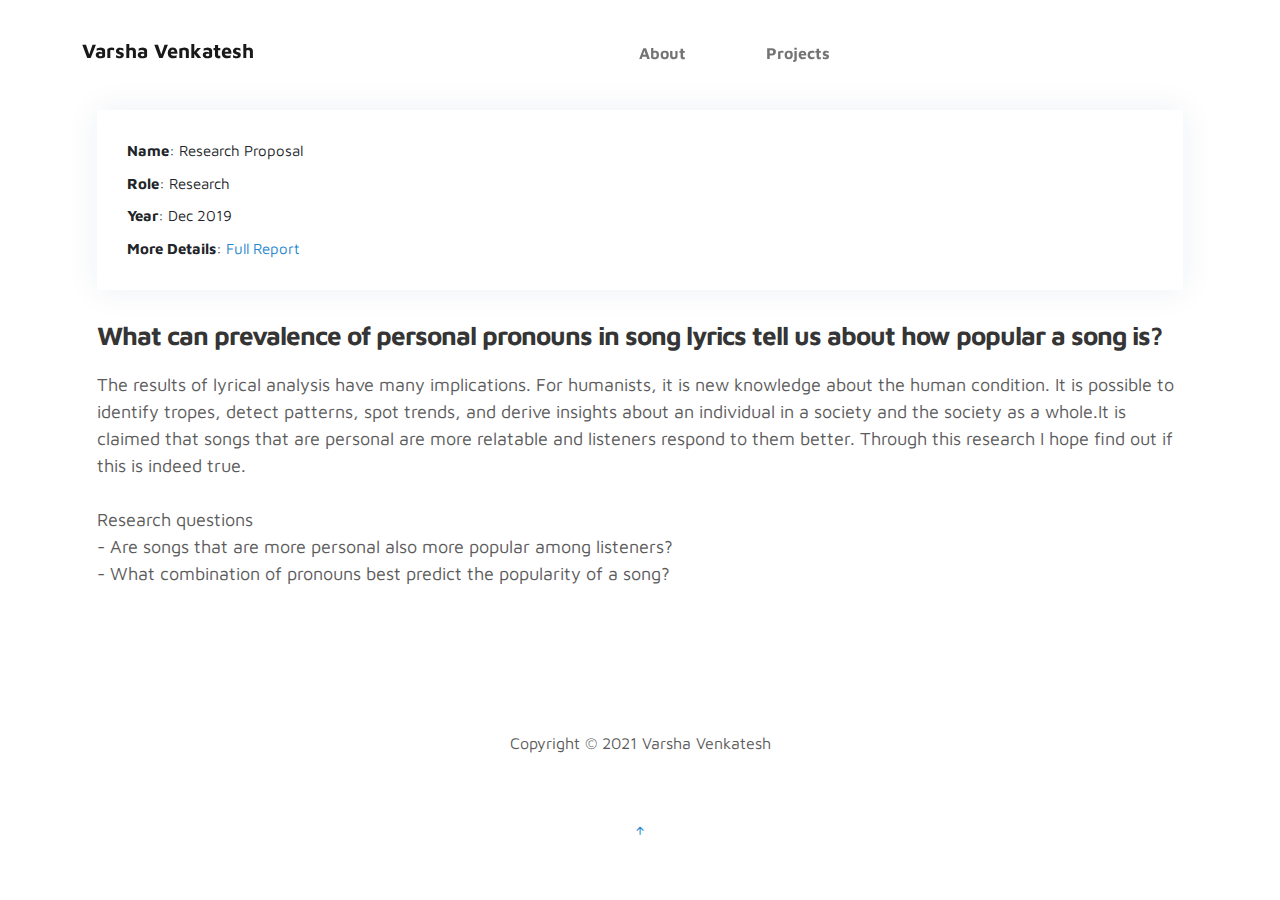
<file: song-popularity.html>
<!DOCTYPE html>
<html lang="en">

<head>
  <meta charset="utf-8">
  <meta content="width=device-width, initial-scale=1.0" name="viewport">

  <title>Varsha's Portfolio</title>

    <link rel="stylesheet" href="css/bootstrap.min.css">
    <link rel="stylesheet" href="css/unicons.css">
    <link rel="stylesheet" href="css/owl.carousel.min.css">
    <link rel="stylesheet" href="css/owl.theme.default.min.css">

    <!-- MAIN STYLE -->
    


  <!-- Google Fonts -->
  <link href="https://fonts.googleapis.com/css?family=Open+Sans:300,300i,400,400i,600,600i,700,700i|Raleway:300,300i,400,400i,500,500i,600,600i,700,700i|Poppins:300,300i,400,400i,500,500i,600,600i,700,700i" rel="stylesheet">

  <!-- Vendor CSS Files -->
  <link href="js/vendor/aos/aos.css" rel="stylesheet">
  <link href="js/vendor/bootstrap/css/bootstrap.min.css" rel="stylesheet">
  <link href="js/vendor/bootstrap-icons/bootstrap-icons.css" rel="stylesheet">
  <link href="js/vendor/boxicons/css/boxicons.min.css" rel="stylesheet">
  <link href="js/vendor/glightbox/css/glightbox.min.css" rel="stylesheet">
  <link href="js/vendor/remixicon/remixicon.css" rel="stylesheet">
  <link href="js/vendor/swiper/swiper-bundle.min.css" rel="stylesheet">

  <!-- Template Main CSS File -->
  <link href="css/style.css" rel="stylesheet">
  <link rel="stylesheet" href="css/tooplate-style.css">

  <!-- =======================================================
  * Template Name: OnePage - v4.6.0
  * Template URL: https://bootstrapmade.com/onepage-multipurpose-bootstrap-template/
  * Author: BootstrapMade.com
  * License: https://bootstrapmade.com/license/
  ======================================================== -->
</head>

<body>

      <!-- MENU -->
      <nav class="navbar navbar-expand-sm navbar-light">
        <div class="container">
          <a class="navbar-brand" href="index.html"><i class='uil'></i>Varsha Venkatesh</a>

            <button class="navbar-toggler" type="button" data-toggle="collapse" data-target="#navbarNav" aria-controls="navbarNav" aria-expanded="false"
                aria-label="Toggle navigation">
                <span class="navbar-toggler-icon"></span>
                <span class="navbar-toggler-icon"></span>
                <span class="navbar-toggler-icon"></span>
            </button>

            <div class="collapse navbar-collapse" id="navbarNav">
                <ul class="navbar-nav mx-auto">
                    <li class="nav-item">
                        <a href="index.html#about" class="nav-link"><span data-hover="About">About</span></a>
                    </li>
                    <li class="nav-item">
                        <a href="index.html#project" class="nav-link"><span data-hover="Projects">Projects</span></a>
                    </li>

                </ul>
            </div>
        </div>
    </nav>
  <main id="main">

    <!-- ======= Portfolio Details Section ======= -->
    <section id="portfolio-details" class="portfolio-details">
      <div class="container">



          <div class="col-lg-12">
            <div class="portfolio-info">
              <ul>
                <li><strong>Name</strong>: Research Proposal</li>
                <li><strong>Role</strong>: Research</li>
                <li><strong>Year</strong>: Dec 2019</li>
                <li><strong>More Details</strong>: <a href="docs/Song-Popularity.pdf" target="_blank">Full Report</a></li>
              </ul>
            </div>
            <div class="portfolio-description">
              <h2>What can prevalence of personal pronouns in song lyrics tell us about how popular a song is?</h2>
              <p>
                The results of lyrical analysis have many implications. For humanists, it is new knowledge about the human condition. It is possible to identify tropes, detect patterns, spot trends, and derive insights about an individual in a society and the society as a whole.It is claimed that songs that are personal are more relatable and listeners respond to them better. Through this research I hope find out if this is indeed true.
                <br><br>Research questions
<br>- Are songs that are more personal also more popular among listeners?
<br>- What combination of pronouns best predict the popularity of a song? 
              </p>
            </div>
          </div>

        </div>

      </div>
    </section><!-- End Portfolio Details Section -->

  </main><!-- End #main -->

    <!-- FOOTER -->
    <footer class="footer py-5">
      <div class="container">
           <div class="row">

                <div class="col-lg-12 col-12">                                
                    <p class="copyright-text text-center">Copyright &copy; 2021 Varsha Venkatesh</p>
                </div>
                
           </div>
      </div>
 </footer>

  <div id="preloader"></div>
  <a href="#" class="back-to-top d-flex align-items-center justify-content-center"><i class="bi bi-arrow-up-short"></i></a>

  <!-- Vendor JS Files -->
  <script src="js/vendor/aos/aos.js"></script>
  <script src="js/vendor/bootstrap/js/bootstrap.bundle.min.js"></script>
  <script src="js/vendor/glightbox/js/glightbox.min.js"></script>
  <script src="js/vendor/isotope-layout/isotope.pkgd.min.js"></script>
  <script src="js/vendor/php-email-form/validate.js"></script>
  <script src="js/vendor/purecounter/purecounter.js"></script>
  <script src="js/vendor/swiper/swiper-bundle.min.js"></script>

  <!-- Template Main JS File -->
  <script src="js/main.js"></script>

  <script src="js/jquery-3.3.1.min.js"></script>
  <script src="js/popper.min.js"></script>
  <script src="js/bootstrap.min.js"></script>
  <script src="js/Headroom.js"></script>
  <script src="js/jQuery.headroom.js"></script>
  <script src="js/owl.carousel.min.js"></script>
  <script src="js/smoothscroll.js"></script>
  <script src="js/custom.js"></script>

</body>

</html>
</file>
<file: css/unicons.css>
@font-face {
  font-family: 'unicons';
  src: url('../font/unicons.eot?42479262');
  src: url('../font/unicons.eot?42479262#iefix') format('embedded-opentype'),
       url('../font/unicons.woff2?42479262') format('woff2'),
       url('../font/unicons.woff?42479262') format('woff'),
       url('../font/unicons.ttf?42479262') format('truetype'),
       url('../font/unicons.svg?42479262#unicons') format('svg');
  font-weight: normal;
  font-style: normal;
}
/* Chrome hack: SVG is rendered more smooth in Windozze. 100% magic, uncomment if you need it. */
/* Note, that will break hinting! In other OS-es font will be not as sharp as it could be */
/*
@media screen and (-webkit-min-device-pixel-ratio:0) {
  @font-face {
    font-family: 'unicons';
    src: url('../font/unicons.svg?42479262#unicons') format('svg');
  }
}
*/
 
 [class^="uil-"]:before, [class*=" uil-"]:before {
  font-family: "unicons";
  font-style: normal;
  font-weight: normal;
  speak: none;
 
  display: inline-block;
  text-decoration: inherit;
  width: 1em;
  margin-right: .2em;
  text-align: center;
  /* opacity: .8; */
 
  /* For safety - reset parent styles, that can break glyph codes*/
  font-variant: normal;
  text-transform: none;
 
  /* fix buttons height, for twitter bootstrap */
  line-height: 1em;
 
  /* Animation center compensation - margins should be symmetric */
  /* remove if not needed */
  margin-left: .2em;
 
  /* you can be more comfortable with increased icons size */
  /* font-size: 120%; */
 
  /* Font smoothing. That was taken from TWBS */
  -webkit-font-smoothing: antialiased;
  -moz-osx-font-smoothing: grayscale;
 
  /* Uncomment for 3D effect */
  /* text-shadow: 1px 1px 1px rgba(127, 127, 127, 0.3); */
}
 
.uil-abacus:before { content: '\e800'; } /* '' */
.uil-accessible-icon-alt:before { content: '\e801'; } /* '' */
.uil-adjust-alt:before { content: '\e802'; } /* '' */
.uil-adjust-circle:before { content: '\e803'; } /* '' */
.uil-adjust-half:before { content: '\e804'; } /* '' */
.uil-adjust:before { content: '\e805'; } /* '' */
.uil-airplay:before { content: '\e806'; } /* '' */
.uil-align-alt:before { content: '\e807'; } /* '' */
.uil-align-center-alt:before { content: '\e808'; } /* '' */
.uil-align-center-h:before { content: '\e809'; } /* '' */
.uil-align-center-justify:before { content: '\e80a'; } /* '' */
.uil-align-center-v:before { content: '\e80b'; } /* '' */
.uil-align-center:before { content: '\e80c'; } /* '' */
.uil-align-justify:before { content: '\e80d'; } /* '' */
.uil-align-left-justify:before { content: '\e80e'; } /* '' */
.uil-align-left:before { content: '\e80f'; } /* '' */
.uil-align-letter-right:before { content: '\e810'; } /* '' */
.uil-align-right-justify:before { content: '\e811'; } /* '' */
.uil-align-right:before { content: '\e812'; } /* '' */
.uil-align:before { content: '\e813'; } /* '' */
.uil-ambulance:before { content: '\e814'; } /* '' */
.uil-analysis:before { content: '\e815'; } /* '' */
.uil-analytics:before { content: '\e816'; } /* '' */
.uil-anchor:before { content: '\e817'; } /* '' */
.uil-android-phone-slash:before { content: '\e818'; } /* '' */
.uil-angle-double-down:before { content: '\e819'; } /* '' */
.uil-angle-double-left:before { content: '\e81a'; } /* '' */
.uil-angle-double-right:before { content: '\e81b'; } /* '' */
.uil-angle-double-up:before { content: '\e81c'; } /* '' */
.uil-angle-down:before { content: '\e81d'; } /* '' */
.uil-angle-left:before { content: '\e81e'; } /* '' */
.uil-angle-right-b:before { content: '\e81f'; } /* '' */
.uil-angle-right:before { content: '\e820'; } /* '' */
.uil-angle-up:before { content: '\e821'; } /* '' */
.uil-annoyed-alt:before { content: '\e822'; } /* '' */
.uil-annoyed:before { content: '\e823'; } /* '' */
.uil-apps:before { content: '\e824'; } /* '' */
.uil-archive-alt:before { content: '\e825'; } /* '' */
.uil-archive:before { content: '\e826'; } /* '' */
.uil-arrow-break:before { content: '\e827'; } /* '' */
.uil-arrow-circle-down:before { content: '\e828'; } /* '' */
.uil-arrow-circle-left:before { content: '\e829'; } /* '' */
.uil-arrow-circle-right:before { content: '\e82a'; } /* '' */
.uil-arrow-circle-up:before { content: '\e82b'; } /* '' */
.uil-arrow-compress-h:before { content: '\e82c'; } /* '' */
.uil-arrow-down-left:before { content: '\e82d'; } /* '' */
.uil-arrow-down-right:before { content: '\e82e'; } /* '' */
.uil-arrow-down:before { content: '\e82f'; } /* '' */
.uil-arrow-from-right:before { content: '\e830'; } /* '' */
.uil-arrow-from-top:before { content: '\e831'; } /* '' */
.uil-arrow-growth:before { content: '\e832'; } /* '' */
.uil-arrow-left:before { content: '\e833'; } /* '' */
.uil-arrow-random:before { content: '\e834'; } /* '' */
.uil-arrow-resize-diagonal:before { content: '\e835'; } /* '' */
.uil-arrow-right:before { content: '\e836'; } /* '' */
.uil-arrow-to-bottom:before { content: '\e837'; } /* '' */
.uil-arrow-to-right:before { content: '\e838'; } /* '' */
.uil-arrow-up-left:before { content: '\e839'; } /* '' */
.uil-arrow-up-right:before { content: '\e83a'; } /* '' */
.uil-arrow-up:before { content: '\e83b'; } /* '' */
.uil-arrows-h-alt:before { content: '\e83c'; } /* '' */
.uil-arrows-h:before { content: '\e83d'; } /* '' */
.uil-arrows-left-down:before { content: '\e83e'; } /* '' */
.uil-arrows-maximize:before { content: '\e83f'; } /* '' */
.uil-arrows-merge:before { content: '\e840'; } /* '' */
.uil-arrows-resize-h:before { content: '\e841'; } /* '' */
.uil-arrows-resize-v:before { content: '\e842'; } /* '' */
.uil-arrows-resize:before { content: '\e843'; } /* '' */
.uil-arrows-right-down:before { content: '\e844'; } /* '' */
.uil-arrows-shrink-h:before { content: '\e845'; } /* '' */
.uil-arrows-shrink-v:before { content: '\e846'; } /* '' */
.uil-arrows-up-right:before { content: '\e847'; } /* '' */
.uil-arrows-v-alt:before { content: '\e848'; } /* '' */
.uil-arrows-v:before { content: '\e849'; } /* '' */
.uil-at:before { content: '\e84a'; } /* '' */
.uil-atm-card:before { content: '\e84b'; } /* '' */
.uil-atom:before { content: '\e84c'; } /* '' */
.uil-auto-flash:before { content: '\e84d'; } /* '' */
.uil-award-alt:before { content: '\e84e'; } /* '' */
.uil-award:before { content: '\e84f'; } /* '' */
.uil-baby-carriage:before { content: '\e850'; } /* '' */
.uil-backpack:before { content: '\e851'; } /* '' */
.uil-backspace:before { content: '\e852'; } /* '' */
.uil-backward:before { content: '\e853'; } /* '' */
.uil-bag-alt:before { content: '\e854'; } /* '' */
.uil-bag-slash:before { content: '\e855'; } /* '' */
.uil-bag:before { content: '\e856'; } /* '' */
.uil-ball:before { content: '\e857'; } /* '' */
.uil-ban:before { content: '\e858'; } /* '' */
.uil-bars:before { content: '\e859'; } /* '' */
.uil-basketball-hoop:before { content: '\e85a'; } /* '' */
.uil-basketball:before { content: '\e85b'; } /* '' */
.uil-battery-bolt:before { content: '\e85c'; } /* '' */
.uil-battery-empty:before { content: '\e85d'; } /* '' */
.uil-bed-double:before { content: '\e85e'; } /* '' */
.uil-bed:before { content: '\e85f'; } /* '' */
.uil-bell-school:before { content: '\e860'; } /* '' */
.uil-bell-slash:before { content: '\e861'; } /* '' */
.uil-bill:before { content: '\e862'; } /* '' */
.uil-bitcoin-circle:before { content: '\e863'; } /* '' */
.uil-bitcoin:before { content: '\e864'; } /* '' */
.uil-bluetooth-b:before { content: '\e865'; } /* '' */
.uil-bolt-alt:before { content: '\e866'; } /* '' */
.uil-bolt-slash:before { content: '\e867'; } /* '' */
.uil-bolt:before { content: '\e868'; } /* '' */
.uil-book-alt:before { content: '\e869'; } /* '' */
.uil-book-medical:before { content: '\e86a'; } /* '' */
.uil-book-open:before { content: '\e86b'; } /* '' */
.uil-book-reader:before { content: '\e86c'; } /* '' */
.uil-book:before { content: '\e86d'; } /* '' */
.uil-bookmark-full:before { content: '\e86e'; } /* '' */
.uil-bookmark:before { content: '\e86f'; } /* '' */
.uil-books:before { content: '\e870'; } /* '' */
.uil-boombox:before { content: '\e871'; } /* '' */
.uil-border-alt:before { content: '\e872'; } /* '' */
.uil-border-bottom:before { content: '\e873'; } /* '' */
.uil-border-clear:before { content: '\e874'; } /* '' */
.uil-border-horizontal:before { content: '\e875'; } /* '' */
.uil-border-inner:before { content: '\e876'; } /* '' */
.uil-border-left:before { content: '\e877'; } /* '' */
.uil-border-out:before { content: '\e878'; } /* '' */
.uil-border-right:before { content: '\e879'; } /* '' */
.uil-border-top:before { content: '\e87a'; } /* '' */
.uil-border-vertical:before { content: '\e87b'; } /* '' */
.uil-box:before { content: '\e87c'; } /* '' */
.uil-briefcase-alt:before { content: '\e87d'; } /* '' */
.uil-briefcase:before { content: '\e87e'; } /* '' */
.uil-bright:before { content: '\e87f'; } /* '' */
.uil-brightness-empty:before { content: '\e880'; } /* '' */
.uil-brightness-half:before { content: '\e881'; } /* '' */
.uil-brightness-low:before { content: '\e882'; } /* '' */
.uil-brightness-minus:before { content: '\e883'; } /* '' */
.uil-brightness-plus:before { content: '\e884'; } /* '' */
.uil-brightness:before { content: '\e885'; } /* '' */
.uil-bring-bottom:before { content: '\e886'; } /* '' */
.uil-bring-front:before { content: '\e887'; } /* '' */
.uil-brush-alt:before { content: '\e888'; } /* '' */
.uil-bug:before { content: '\e889'; } /* '' */
.uil-building:before { content: '\e88a'; } /* '' */
.uil-bullseye:before { content: '\e88b'; } /* '' */
.uil-bus-alt:before { content: '\e88c'; } /* '' */
.uil-bus-school:before { content: '\e88d'; } /* '' */
.uil-bus:before { content: '\e88e'; } /* '' */
.uil-calcualtor:before { content: '\e88f'; } /* '' */
.uil-calculator-alt:before { content: '\e890'; } /* '' */
.uil-calendar-alt:before { content: '\e891'; } /* '' */
.uil-calendar-slash:before { content: '\e892'; } /* '' */
.uil-calender:before { content: '\e893'; } /* '' */
.uil-calling:before { content: '\e894'; } /* '' */
.uil-camera-plus:before { content: '\e895'; } /* '' */
.uil-camera-slash:before { content: '\e896'; } /* '' */
.uil-camera:before { content: '\e897'; } /* '' */
.uil-cancel:before { content: '\e898'; } /* '' */
.uil-capsule:before { content: '\e899'; } /* '' */
.uil-capture:before { content: '\e89a'; } /* '' */
.uil-car-sideview:before { content: '\e89b'; } /* '' */
.uil-car-slash:before { content: '\e89c'; } /* '' */
.uil-car-wash:before { content: '\e89d'; } /* '' */
.uil-car:before { content: '\e89e'; } /* '' */
.uil-card-atm:before { content: '\e89f'; } /* '' */
.uil-caret-right:before { content: '\e8a0'; } /* '' */
.uil-cart:before { content: '\e8a1'; } /* '' */
.uil-cell:before { content: '\e8a2'; } /* '' */
.uil-celsius:before { content: '\e8a3'; } /* '' */
.uil-chart-bar-alt:before { content: '\e8a4'; } /* '' */
.uil-chart-bar:before { content: '\e8a5'; } /* '' */
.uil-chart-down:before { content: '\e8a6'; } /* '' */
.uil-chart-growth-alt:before { content: '\e8a7'; } /* '' */
.uil-chart-growth:before { content: '\e8a8'; } /* '' */
.uil-chart-line:before { content: '\e8a9'; } /* '' */
.uil-chart-pie-alt:before { content: '\e8aa'; } /* '' */
.uil-chart-pie:before { content: '\e8ab'; } /* '' */
.uil-chart:before { content: '\e8ac'; } /* '' */
.uil-chat-bubble-user:before { content: '\e8ad'; } /* '' */
.uil-chat-info:before { content: '\e8ae'; } /* '' */
.uil-chat:before { content: '\e8af'; } /* '' */
.uil-check-circle:before { content: '\e8b0'; } /* '' */
.uil-check-square:before { content: '\e8b1'; } /* '' */
.uil-check:before { content: '\e8b2'; } /* '' */
.uil-circle-layer:before { content: '\e8b3'; } /* '' */
.uil-circle:before { content: '\e8b4'; } /* '' */
.uil-circuit:before { content: '\e8b5'; } /* '' */
.uil-clapper-board:before { content: '\e8b6'; } /* '' */
.uil-clipboard-alt:before { content: '\e8b7'; } /* '' */
.uil-clipboard-blank:before { content: '\e8b8'; } /* '' */
.uil-clipboard-notes:before { content: '\e8b9'; } /* '' */
.uil-clipboard:before { content: '\e8ba'; } /* '' */
.uil-clock-eight:before { content: '\e8bb'; } /* '' */
.uil-clock-five:before { content: '\e8bc'; } /* '' */
.uil-clock-nine:before { content: '\e8bd'; } /* '' */
.uil-clock-seven:before { content: '\e8be'; } /* '' */
.uil-clock-ten:before { content: '\e8bf'; } /* '' */
.uil-clock-three:before { content: '\e8c0'; } /* '' */
.uil-clock-two:before { content: '\e8c1'; } /* '' */
.uil-clock:before { content: '\e8c2'; } /* '' */
.uil-closed-captioning:before { content: '\e8c3'; } /* '' */
.uil-cloud-block:before { content: '\e8c4'; } /* '' */
.uil-cloud-bookmark:before { content: '\e8c5'; } /* '' */
.uil-cloud-check:before { content: '\e8c6'; } /* '' */
.uil-cloud-computing:before { content: '\e8c7'; } /* '' */
.uil-cloud-data-connection:before { content: '\e8c8'; } /* '' */
.uil-cloud-database-tree:before { content: '\e8c9'; } /* '' */
.uil-cloud-download:before { content: '\e8ca'; } /* '' */
.uil-cloud-drizzle:before { content: '\e8cb'; } /* '' */
.uil-cloud-exclamation:before { content: '\e8cc'; } /* '' */
.uil-cloud-hail:before { content: '\e8cd'; } /* '' */
.uil-cloud-heart:before { content: '\e8ce'; } /* '' */
.uil-cloud-info:before { content: '\e8cf'; } /* '' */
.uil-cloud-lock:before { content: '\e8d0'; } /* '' */
.uil-cloud-meatball:before { content: '\e8d1'; } /* '' */
.uil-cloud-moon-hail:before { content: '\e8d2'; } /* '' */
.uil-cloud-moon-meatball:before { content: '\e8d3'; } /* '' */
.uil-cloud-moon-rain:before { content: '\e8d4'; } /* '' */
.uil-cloud-moon-showers:before { content: '\e8d5'; } /* '' */
.uil-cloud-moon:before { content: '\e8d6'; } /* '' */
.uil-cloud-question:before { content: '\e8d7'; } /* '' */
.uil-cloud-rain-sun:before { content: '\e8d8'; } /* '' */
.uil-cloud-rain:before { content: '\e8d9'; } /* '' */
.uil-cloud-redo:before { content: '\e8da'; } /* '' */
.uil-cloud-set:before { content: '\e8db'; } /* '' */
.uil-cloud-share:before { content: '\e8dc'; } /* '' */
.uil-cloud-shield:before { content: '\e8dd'; } /* '' */
.uil-cloud-showers-alt:before { content: '\e8de'; } /* '' */
.uil-cloud-showers-heavy:before { content: '\e8df'; } /* '' */
.uil-cloud-showers:before { content: '\e8e0'; } /* '' */
.uil-cloud-slash:before { content: '\e8e1'; } /* '' */
.uil-cloud-sun-hail:before { content: '\e8e2'; } /* '' */
.uil-cloud-sun-meatball:before { content: '\e8e3'; } /* '' */
.uil-cloud-sun-rain-alt:before { content: '\e8e4'; } /* '' */
.uil-cloud-sun-rain:before { content: '\e8e5'; } /* '' */
.uil-cloud-sun-tear:before { content: '\e8e6'; } /* '' */
.uil-cloud-sun:before { content: '\e8e7'; } /* '' */
.uil-cloud-times:before { content: '\e8e8'; } /* '' */
.uil-cloud-unlock:before { content: '\e8e9'; } /* '' */
.uil-cloud-upload:before { content: '\e8ea'; } /* '' */
.uil-cloud-wifi:before { content: '\e8eb'; } /* '' */
.uil-cloud-wind:before { content: '\e8ec'; } /* '' */
.uil-cloud:before { content: '\e8ed'; } /* '' */
.uil-clouds:before { content: '\e8ee'; } /* '' */
.uil-club:before { content: '\e8ef'; } /* '' */
.uil-code:before { content: '\e8f0'; } /* '' */
.uil-coffee:before { content: '\e8f1'; } /* '' */
.uil-cog:before { content: '\e8f2'; } /* '' */
.uil-coins:before { content: '\e8f3'; } /* '' */
.uil-columns:before { content: '\e8f4'; } /* '' */
.uil-comment-alt-block:before { content: '\e8f5'; } /* '' */
.uil-comment-alt-chart-lines:before { content: '\e8f6'; } /* '' */
.uil-comment-alt-check:before { content: '\e8f7'; } /* '' */
.uil-comment-alt-dots:before { content: '\e8f8'; } /* '' */
.uil-comment-alt-download:before { content: '\e8f9'; } /* '' */
.uil-comment-alt-edit:before { content: '\e8fa'; } /* '' */
.uil-comment-alt-exclamation:before { content: '\e8fb'; } /* '' */
.uil-comment-alt-heart:before { content: '\e8fc'; } /* '' */
.uil-comment-alt-image:before { content: '\e8fd'; } /* '' */
.uil-comment-alt-info:before { content: '\e8fe'; } /* '' */
.uil-comment-alt-lines:before { content: '\e8ff'; } /* '' */
.uil-comment-alt-lock:before { content: '\e900'; } /* '' */
.uil-comment-alt-medical:before { content: '\e901'; } /* '' */
.uil-comment-alt-message:before { content: '\e902'; } /* '' */
.uil-comment-alt-notes:before { content: '\e903'; } /* '' */
.uil-comment-alt-plus:before { content: '\e904'; } /* '' */
.uil-comment-alt-question:before { content: '\e905'; } /* '' */
.uil-comment-alt-redo:before { content: '\e906'; } /* '' */
.uil-comment-alt-search:before { content: '\e907'; } /* '' */
.uil-comment-alt-share:before { content: '\e908'; } /* '' */
.uil-comment-alt-shield:before { content: '\e909'; } /* '' */
.uil-comment-alt-upload:before { content: '\e90a'; } /* '' */
.uil-comment-alt-verify:before { content: '\e90b'; } /* '' */
.uil-comment-alt:before { content: '\e90c'; } /* '' */
.uil-comment-block:before { content: '\e90d'; } /* '' */
.uil-comment-chart-line:before { content: '\e90e'; } /* '' */
.uil-comment-check:before { content: '\e90f'; } /* '' */
.uil-comment-dots:before { content: '\e910'; } /* '' */
.uil-comment-download:before { content: '\e911'; } /* '' */
.uil-comment-edit:before { content: '\e912'; } /* '' */
.uil-comment-exclamation:before { content: '\e913'; } /* '' */
.uil-comment-heart:before { content: '\e914'; } /* '' */
.uil-comment-image:before { content: '\e915'; } /* '' */
.uil-comment-info-alt:before { content: '\e916'; } /* '' */
.uil-comment-info:before { content: '\e917'; } /* '' */
.uil-comment-lines:before { content: '\e918'; } /* '' */
.uil-comment-lock:before { content: '\e919'; } /* '' */
.uil-comment-medical:before { content: '\e91a'; } /* '' */
.uil-comment-message:before { content: '\e91b'; } /* '' */
.uil-comment-notes:before { content: '\e91c'; } /* '' */
.uil-comment-plus:before { content: '\e91d'; } /* '' */
.uil-comment-question:before { content: '\e91e'; } /* '' */
.uil-comment-redo:before { content: '\e91f'; } /* '' */
.uil-comment-search:before { content: '\e920'; } /* '' */
.uil-comment-share:before { content: '\e921'; } /* '' */
.uil-comment-shield:before { content: '\e922'; } /* '' */
.uil-comment-slash:before { content: '\e923'; } /* '' */
.uil-comment-upload:before { content: '\e924'; } /* '' */
.uil-comment-verify:before { content: '\e925'; } /* '' */
.uil-comment:before { content: '\e926'; } /* '' */
.uil-comments-alt:before { content: '\e927'; } /* '' */
.uil-comments:before { content: '\e928'; } /* '' */
.uil-commnet-alt-slash:before { content: '\e929'; } /* '' */
.uil-compact-disc:before { content: '\e92a'; } /* '' */
.uil-compass:before { content: '\e92b'; } /* '' */
.uil-compress-alt-left:before { content: '\e92c'; } /* '' */
.uil-compress-alt:before { content: '\e92d'; } /* '' */
.uil-compress-arrows:before { content: '\e92e'; } /* '' */
.uil-compress-lines:before { content: '\e92f'; } /* '' */
.uil-compress-point:before { content: '\e930'; } /* '' */
.uil-compress-v:before { content: '\e931'; } /* '' */
.uil-compress:before { content: '\e932'; } /* '' */
.uil-computer-mouse:before { content: '\e933'; } /* '' */
.uil-confused:before { content: '\e934'; } /* '' */
.uil-constructor:before { content: '\e935'; } /* '' */
.uil-copy-alt:before { content: '\e936'; } /* '' */
.uil-copy-landscape:before { content: '\e937'; } /* '' */
.uil-copy:before { content: '\e938'; } /* '' */
.uil-copyright:before { content: '\e939'; } /* '' */
.uil-corner-down-left:before { content: '\e93a'; } /* '' */
.uil-corner-down-right-alt:before { content: '\e93b'; } /* '' */
.uil-corner-down-right:before { content: '\e93c'; } /* '' */
.uil-corner-left-down:before { content: '\e93d'; } /* '' */
.uil-corner-right-down:before { content: '\e93e'; } /* '' */
.uil-corner-up-left-alt:before { content: '\e93f'; } /* '' */
.uil-corner-up-left:before { content: '\e940'; } /* '' */
.uil-corner-up-right-alt:before { content: '\e941'; } /* '' */
.uil-corner-up-right:before { content: '\e942'; } /* '' */
.uil-creative-commons-pd-alt:before { content: '\e943'; } /* '' */
.uil-creative-commons-pd:before { content: '\e944'; } /* '' */
.uil-crockery:before { content: '\e945'; } /* '' */
.uil-crop-alt-rotate-left:before { content: '\e946'; } /* '' */
.uil-crop-alt-rotate-right:before { content: '\e947'; } /* '' */
.uil-crop-alt:before { content: '\e948'; } /* '' */
.uil-crosshair-alt:before { content: '\e949'; } /* '' */
.uil-crosshair:before { content: '\e94a'; } /* '' */
.uil-crosshairs:before { content: '\e94b'; } /* '' */
.uil-cube:before { content: '\e94c'; } /* '' */
.uil-data-sharing:before { content: '\e94d'; } /* '' */
.uil-database-alt:before { content: '\e94e'; } /* '' */
.uil-database:before { content: '\e94f'; } /* '' */
.uil-desert:before { content: '\e950'; } /* '' */
.uil-desktop-alt-slash:before { content: '\e951'; } /* '' */
.uil-desktop-alt:before { content: '\e952'; } /* '' */
.uil-desktop-cloud-alt:before { content: '\e953'; } /* '' */
.uil-desktop-slash:before { content: '\e954'; } /* '' */
.uil-desktop:before { content: '\e955'; } /* '' */
.uil-dialpad-alt:before { content: '\e956'; } /* '' */
.uil-dialpad:before { content: '\e957'; } /* '' */
.uil-diamond:before { content: '\e958'; } /* '' */
.uil-diary-alt:before { content: '\e959'; } /* '' */
.uil-diary:before { content: '\e95a'; } /* '' */
.uil-dice-five:before { content: '\e95b'; } /* '' */
.uil-dice-four:before { content: '\e95c'; } /* '' */
.uil-dice-one:before { content: '\e95d'; } /* '' */
.uil-dice-six:before { content: '\e95e'; } /* '' */
.uil-dice-three:before { content: '\e95f'; } /* '' */
.uil-dice-two:before { content: '\e960'; } /* '' */
.uil-direction:before { content: '\e961'; } /* '' */
.uil-directions:before { content: '\e962'; } /* '' */
.uil-dizzy-meh:before { content: '\e963'; } /* '' */
.uil-dna:before { content: '\e964'; } /* '' */
.uil-document-layout-center:before { content: '\e965'; } /* '' */
.uil-document-layout-left:before { content: '\e966'; } /* '' */
.uil-document-layout-right:before { content: '\e967'; } /* '' */
.uil-document:before { content: '\e968'; } /* '' */
.uil-dollar-alt:before { content: '\e969'; } /* '' */
.uil-dollar-sign-alt:before { content: '\e96a'; } /* '' */
.uil-dollar-sign:before { content: '\e96b'; } /* '' */
.uil-down-arrow:before { content: '\e96c'; } /* '' */
.uil-download-alt:before { content: '\e96d'; } /* '' */
.uil-dribbble:before { content: '\e96e'; } /* '' */
.uil-drill:before { content: '\e96f'; } /* '' */
.uil-dropbox:before { content: '\e970'; } /* '' */
.uil-dumbbell:before { content: '\e971'; } /* '' */
.uil-edit-alt:before { content: '\e972'; } /* '' */
.uil-edit:before { content: '\e973'; } /* '' */
.uil-ellipsis-h:before { content: '\e974'; } /* '' */
.uil-ellipsis-v:before { content: '\e975'; } /* '' */
.uil-emoji:before { content: '\e976'; } /* '' */
.uil-enter:before { content: '\e977'; } /* '' */
.uil-entry:before { content: '\e978'; } /* '' */
.uil-envelope-add:before { content: '\e979'; } /* '' */
.uil-envelope-alt:before { content: '\e97a'; } /* '' */
.uil-envelope-block:before { content: '\e97b'; } /* '' */
.uil-envelope-bookmark:before { content: '\e97c'; } /* '' */
.uil-envelope-check:before { content: '\e97d'; } /* '' */
.uil-envelope-download-alt:before { content: '\e97e'; } /* '' */
.uil-envelope-download:before { content: '\e97f'; } /* '' */
.uil-envelope-edit:before { content: '\e980'; } /* '' */
.uil-envelope-exclamation:before { content: '\e981'; } /* '' */
.uil-envelope-heart:before { content: '\e982'; } /* '' */
.uil-envelope-info:before { content: '\e983'; } /* '' */
.uil-envelope-lock:before { content: '\e984'; } /* '' */
.uil-envelope-minus:before { content: '\e985'; } /* '' */
.uil-envelope-open:before { content: '\e986'; } /* '' */
.uil-envelope-question:before { content: '\e987'; } /* '' */
.uil-envelope-receive:before { content: '\e988'; } /* '' */
.uil-envelope-redo:before { content: '\e989'; } /* '' */
.uil-envelope-search:before { content: '\e98a'; } /* '' */
.uil-envelope-send:before { content: '\e98b'; } /* '' */
.uil-envelope-share:before { content: '\e98c'; } /* '' */
.uil-envelope-shield:before { content: '\e98d'; } /* '' */
.uil-envelope-star:before { content: '\e98e'; } /* '' */
.uil-envelope-times:before { content: '\e98f'; } /* '' */
.uil-envelope-upload-alt:before { content: '\e990'; } /* '' */
.uil-envelope-upload:before { content: '\e991'; } /* '' */
.uil-envelope:before { content: '\e992'; } /* '' */
.uil-envelopes:before { content: '\e993'; } /* '' */
.uil-equal-circle:before { content: '\e994'; } /* '' */
.uil-euro-circle:before { content: '\e995'; } /* '' */
.uil-euro:before { content: '\e996'; } /* '' */
.uil-exchange-alt:before { content: '\e997'; } /* '' */
.uil-exchange:before { content: '\e998'; } /* '' */
.uil-exclamation-circle:before { content: '\e999'; } /* '' */
.uil-exclamation-octagon:before { content: '\e99a'; } /* '' */
.uil-exclamation-triangle:before { content: '\e99b'; } /* '' */
.uil-exclude:before { content: '\e99c'; } /* '' */
.uil-exit:before { content: '\e99d'; } /* '' */
.uil-expand-alt:before { content: '\e99e'; } /* '' */
.uil-expand-arrows-alt:before { content: '\e99f'; } /* '' */
.uil-expand-arrows:before { content: '\e9a0'; } /* '' */
.uil-expand-from-corner:before { content: '\e9a1'; } /* '' */
.uil-expand-left:before { content: '\e9a2'; } /* '' */
.uil-export:before { content: '\e9a3'; } /* '' */
.uil-exposure-alt:before { content: '\e9a4'; } /* '' */
.uil-exposure-increase:before { content: '\e9a5'; } /* '' */
.uil-external-link-alt:before { content: '\e9a6'; } /* '' */
.uil-eye-slash:before { content: '\e9a7'; } /* '' */
.uil-eye:before { content: '\e9a8'; } /* '' */
.uil-facebook:before { content: '\e9a9'; } /* '' */
.uil-fahrenheit:before { content: '\e9aa'; } /* '' */
.uil-fast-mail-alt:before { content: '\e9ab'; } /* '' */
.uil-fast-mail:before { content: '\e9ac'; } /* '' */
.uil-favorite:before { content: '\e9ad'; } /* '' */
.uil-feedback:before { content: '\e9ae'; } /* '' */
.uil-file-alt:before { content: '\e9af'; } /* '' */
.uil-file-blank:before { content: '\e9b0'; } /* '' */
.uil-file-block-alt:before { content: '\e9b1'; } /* '' */
.uil-file-bookmark-alt:before { content: '\e9b2'; } /* '' */
.uil-file-check-alt:before { content: '\e9b3'; } /* '' */
.uil-file-check:before { content: '\e9b4'; } /* '' */
.uil-file-contract-dollar:before { content: '\e9b5'; } /* '' */
.uil-file-copy-alt:before { content: '\e9b6'; } /* '' */
.uil-file-download-alt:before { content: '\e9b7'; } /* '' */
.uil-file-download:before { content: '\e9b8'; } /* '' */
.uil-file-edit-alt:before { content: '\e9b9'; } /* '' */
.uil-file-exclamation-alt:before { content: '\e9ba'; } /* '' */
.uil-file-exclamation:before { content: '\e9bb'; } /* '' */
.uil-file-heart:before { content: '\e9bc'; } /* '' */
.uil-file-info-alt:before { content: '\e9bd'; } /* '' */
.uil-file-landscape-alt:before { content: '\e9be'; } /* '' */
.uil-file-landscape:before { content: '\e9bf'; } /* '' */
.uil-file-lanscape-slash:before { content: '\e9c0'; } /* '' */
.uil-file-lock-alt:before { content: '\e9c1'; } /* '' */
.uil-file-medical-alt:before { content: '\e9c2'; } /* '' */
.uil-file-medical:before { content: '\e9c3'; } /* '' */
.uil-file-minus-alt:before { content: '\e9c4'; } /* '' */
.uil-file-minus:before { content: '\e9c5'; } /* '' */
.uil-file-network:before { content: '\e9c6'; } /* '' */
.uil-file-plus-alt:before { content: '\e9c7'; } /* '' */
.uil-file-plus:before { content: '\e9c8'; } /* '' */
.uil-file-question-alt:before { content: '\e9c9'; } /* '' */
.uil-file-question:before { content: '\e9ca'; } /* '' */
.uil-file-redo-alt:before { content: '\e9cb'; } /* '' */
.uil-file-search-alt:before { content: '\e9cc'; } /* '' */
.uil-file-share-alt:before { content: '\e9cd'; } /* '' */
.uil-file-shield-alt:before { content: '\e9ce'; } /* '' */
.uil-file-slash:before { content: '\e9cf'; } /* '' */
.uil-file-times-alt:before { content: '\e9d0'; } /* '' */
.uil-file-times:before { content: '\e9d1'; } /* '' */
.uil-file-upload-alt:before { content: '\e9d2'; } /* '' */
.uil-file-upload:before { content: '\e9d3'; } /* '' */
.uil-file:before { content: '\e9d4'; } /* '' */
.uil-files-landscapes-alt:before { content: '\e9d5'; } /* '' */
.uil-files-landscapes:before { content: '\e9d6'; } /* '' */
.uil-film:before { content: '\e9d7'; } /* '' */
.uil-filter-slash:before { content: '\e9d8'; } /* '' */
.uil-filter:before { content: '\e9d9'; } /* '' */
.uil-flask-potion:before { content: '\e9da'; } /* '' */
.uil-flask:before { content: '\e9db'; } /* '' */
.uil-flip-h-alt:before { content: '\e9dc'; } /* '' */
.uil-flip-h:before { content: '\e9dd'; } /* '' */
.uil-flip-v-alt:before { content: '\e9de'; } /* '' */
.uil-flip-v:before { content: '\e9df'; } /* '' */
.uil-flower:before { content: '\e9e0'; } /* '' */
.uil-focus-add:before { content: '\e9e1'; } /* '' */
.uil-focus-target:before { content: '\e9e2'; } /* '' */
.uil-focus:before { content: '\e9e3'; } /* '' */
.uil-folder-check:before { content: '\e9e4'; } /* '' */
.uil-folder-download:before { content: '\e9e5'; } /* '' */
.uil-folder-exclamation:before { content: '\e9e6'; } /* '' */
.uil-folder-heart:before { content: '\e9e7'; } /* '' */
.uil-folder-info:before { content: '\e9e8'; } /* '' */
.uil-folder-lock:before { content: '\e9e9'; } /* '' */
.uil-folder-medical:before { content: '\e9ea'; } /* '' */
.uil-folder-minus:before { content: '\e9eb'; } /* '' */
.uil-folder-network:before { content: '\e9ec'; } /* '' */
.uil-folder-plus:before { content: '\e9ed'; } /* '' */
.uil-folder-question:before { content: '\e9ee'; } /* '' */
.uil-folder-slash:before { content: '\e9ef'; } /* '' */
.uil-folder-times:before { content: '\e9f0'; } /* '' */
.uil-folder-upload:before { content: '\e9f1'; } /* '' */
.uil-folder:before { content: '\e9f2'; } /* '' */
.uil-food:before { content: '\e9f3'; } /* '' */
.uil-football-american:before { content: '\e9f4'; } /* '' */
.uil-football-ball:before { content: '\e9f5'; } /* '' */
.uil-football:before { content: '\e9f6'; } /* '' */
.uil-forecastcloud-moon-tear:before { content: '\e9f7'; } /* '' */
.uil-forwaded-call:before { content: '\e9f8'; } /* '' */
.uil-forward:before { content: '\e9f9'; } /* '' */
.uil-frown:before { content: '\e9fa'; } /* '' */
.uil-game-structure:before { content: '\e9fb'; } /* '' */
.uil-game:before { content: '\e9fc'; } /* '' */
.uil-gift:before { content: '\e9fd'; } /* '' */
.uil-glass-martini-alt-slash:before { content: '\e9fe'; } /* '' */
.uil-glass-martini-alt:before { content: '\e9ff'; } /* '' */
.uil-glass-martini:before { content: '\ea00'; } /* '' */
.uil-glass-tea:before { content: '\ea01'; } /* '' */
.uil-glass:before { content: '\ea02'; } /* '' */
.uil-globe:before { content: '\ea03'; } /* '' */
.uil-gold:before { content: '\ea04'; } /* '' */
.uil-google-drive:before { content: '\ea05'; } /* '' */
.uil-graduation-hat:before { content: '\ea06'; } /* '' */
.uil-graph-bar:before { content: '\ea07'; } /* '' */
.uil-grid:before { content: '\ea08'; } /* '' */
.uil-grids:before { content: '\ea09'; } /* '' */
.uil-grin-tongue-wink-alt:before { content: '\ea0a'; } /* '' */
.uil-grin-tongue-wink:before { content: '\ea0b'; } /* '' */
.uil-grin:before { content: '\ea0c'; } /* '' */
.uil-grip-horizontal-line:before { content: '\ea0d'; } /* '' */
.uil-hdd:before { content: '\ea0e'; } /* '' */
.uil-headphones-alt:before { content: '\ea0f'; } /* '' */
.uil-headphones:before { content: '\ea10'; } /* '' */
.uil-heart-alt:before { content: '\ea11'; } /* '' */
.uil-heart-medical:before { content: '\ea12'; } /* '' */
.uil-heart-rate:before { content: '\ea13'; } /* '' */
.uil-heart-sign:before { content: '\ea14'; } /* '' */
.uil-heart:before { content: '\ea15'; } /* '' */
.uil-heartbeat:before { content: '\ea16'; } /* '' */
.uil-history-alt:before { content: '\ea17'; } /* '' */
.uil-history:before { content: '\ea18'; } /* '' */
.uil-home-alt:before { content: '\ea19'; } /* '' */
.uil-home:before { content: '\ea1a'; } /* '' */
.uil-horizontal-align-center:before { content: '\ea1b'; } /* '' */
.uil-horizontal-align-left:before { content: '\ea1c'; } /* '' */
.uil-horizontal-align-right:before { content: '\ea1d'; } /* '' */
.uil-horizontal-distribution-center:before { content: '\ea1e'; } /* '' */
.uil-horizontal-distribution-left:before { content: '\ea1f'; } /* '' */
.uil-horizontal-distribution-right:before { content: '\ea20'; } /* '' */
.uil-hunting:before { content: '\ea21'; } /* '' */
.uil-image-alt-slash:before { content: '\ea22'; } /* '' */
.uil-image-block:before { content: '\ea23'; } /* '' */
.uil-image-broken:before { content: '\ea24'; } /* '' */
.uil-image-check:before { content: '\ea25'; } /* '' */
.uil-image-download:before { content: '\ea26'; } /* '' */
.uil-image-edit:before { content: '\ea27'; } /* '' */
.uil-image-lock:before { content: '\ea28'; } /* '' */
.uil-image-minus:before { content: '\ea29'; } /* '' */
.uil-image-plus:before { content: '\ea2a'; } /* '' */
.uil-image-question:before { content: '\ea2b'; } /* '' */
.uil-image-redo:before { content: '\ea2c'; } /* '' */
.uil-image-resize-landscape:before { content: '\ea2d'; } /* '' */
.uil-image-resize-square:before { content: '\ea2e'; } /* '' */
.uil-image-search:before { content: '\ea2f'; } /* '' */
.uil-image-share:before { content: '\ea30'; } /* '' */
.uil-image-shield:before { content: '\ea31'; } /* '' */
.uil-image-slash:before { content: '\ea32'; } /* '' */
.uil-image-times:before { content: '\ea33'; } /* '' */
.uil-image-upload:before { content: '\ea34'; } /* '' */
.uil-image-v:before { content: '\ea35'; } /* '' */
.uil-image:before { content: '\ea36'; } /* '' */
.uil-images:before { content: '\ea37'; } /* '' */
.uil-incoming-call:before { content: '\ea38'; } /* '' */
.uil-info-circle:before { content: '\ea39'; } /* '' */
.uil-instagram:before { content: '\ea3a'; } /* '' */
.uil-invoice:before { content: '\ea3b'; } /* '' */
.uil-jackhammer:before { content: '\ea3c'; } /* '' */
.uil-kayak:before { content: '\ea3d'; } /* '' */
.uil-key-skeleton-alt:before { content: '\ea3e'; } /* '' */
.uil-key-skeleton:before { content: '\ea3f'; } /* '' */
.uil-keyboard-alt:before { content: '\ea40'; } /* '' */
.uil-keyboard-hide:before { content: '\ea41'; } /* '' */
.uil-keyboard-show:before { content: '\ea42'; } /* '' */
.uil-keyboard:before { content: '\ea43'; } /* '' */
.uil-keyhole-circle:before { content: '\ea44'; } /* '' */
.uil-keyhole-square-full:before { content: '\ea45'; } /* '' */
.uil-keyhole-square:before { content: '\ea46'; } /* '' */
.uil-kid:before { content: '\ea47'; } /* '' */
.uil-label-alt:before { content: '\ea48'; } /* '' */
.uil-label:before { content: '\ea49'; } /* '' */
.uil-lamp:before { content: '\ea4a'; } /* '' */
.uil-laptop-cloud:before { content: '\ea4b'; } /* '' */
.uil-laptop:before { content: '\ea4c'; } /* '' */
.uil-laughing:before { content: '\ea4d'; } /* '' */
.uil-layer-group-slash:before { content: '\ea4e'; } /* '' */
.uil-layer-group:before { content: '\ea4f'; } /* '' */
.uil-layers-alt:before { content: '\ea50'; } /* '' */
.uil-layers-slash:before { content: '\ea51'; } /* '' */
.uil-layers:before { content: '\ea52'; } /* '' */
.uil-left-arrow-from-left:before { content: '\ea53'; } /* '' */
.uil-left-arrow-to-left:before { content: '\ea54'; } /* '' */
.uil-left-indent-alt:before { content: '\ea55'; } /* '' */
.uil-left-indent:before { content: '\ea56'; } /* '' */
.uil-life-ring:before { content: '\ea57'; } /* '' */
.uil-lightbulb-alt:before { content: '\ea58'; } /* '' */
.uil-lightbulb:before { content: '\ea59'; } /* '' */
.uil-line-alt:before { content: '\ea5a'; } /* '' */
.uil-line-spacing:before { content: '\ea5b'; } /* '' */
.uil-link-alt:before { content: '\ea5c'; } /* '' */
.uil-link-broken:before { content: '\ea5d'; } /* '' */
.uil-link-h:before { content: '\ea5e'; } /* '' */
.uil-link:before { content: '\ea5f'; } /* '' */
.uil-list-ui-alt:before { content: '\ea60'; } /* '' */
.uil-list-ul:before { content: '\ea61'; } /* '' */
.uil-location-arrow-alt:before { content: '\ea62'; } /* '' */
.uil-location-arrow:before { content: '\ea63'; } /* '' */
.uil-location-pin-alt:before { content: '\ea64'; } /* '' */
.uil-location-point:before { content: '\ea65'; } /* '' */
.uil-location:before { content: '\ea66'; } /* '' */
.uil-lock-access:before { content: '\ea67'; } /* '' */
.uil-lock-alt:before { content: '\ea68'; } /* '' */
.uil-lock-open-alt:before { content: '\ea69'; } /* '' */
.uil-lock-slash:before { content: '\ea6a'; } /* '' */
.uil-lock:before { content: '\ea6b'; } /* '' */
.uil-mailbox-alt:before { content: '\ea6c'; } /* '' */
.uil-mailbox:before { content: '\ea6d'; } /* '' */
.uil-map-marker-alt:before { content: '\ea6e'; } /* '' */
.uil-map-marker-edit:before { content: '\ea6f'; } /* '' */
.uil-map-marker-info:before { content: '\ea70'; } /* '' */
.uil-map-marker-minus:before { content: '\ea71'; } /* '' */
.uil-map-marker-plus:before { content: '\ea72'; } /* '' */
.uil-map-marker-question:before { content: '\ea73'; } /* '' */
.uil-map-marker-shield:before { content: '\ea74'; } /* '' */
.uil-map-marker-slash:before { content: '\ea75'; } /* '' */
.uil-map-marker:before { content: '\ea76'; } /* '' */
.uil-map-pin-alt:before { content: '\ea77'; } /* '' */
.uil-map-pin:before { content: '\ea78'; } /* '' */
.uil-map:before { content: '\ea79'; } /* '' */
.uil-mars:before { content: '\ea7a'; } /* '' */
.uil-maximize-left:before { content: '\ea7b'; } /* '' */
.uil-medal:before { content: '\ea7c'; } /* '' */
.uil-medical-drip:before { content: '\ea7d'; } /* '' */
.uil-medical-square-full:before { content: '\ea7e'; } /* '' */
.uil-medical-square:before { content: '\ea7f'; } /* '' */
.uil-medical:before { content: '\ea80'; } /* '' */
.uil-medkit:before { content: '\ea81'; } /* '' */
.uil-meeting-board:before { content: '\ea82'; } /* '' */
.uil-meh-alt:before { content: '\ea83'; } /* '' */
.uil-meh-closed-eye:before { content: '\ea84'; } /* '' */
.uil-meh:before { content: '\ea85'; } /* '' */
.uil-message:before { content: '\ea86'; } /* '' */
.uil-microphone-slash:before { content: '\ea87'; } /* '' */
.uil-microphone:before { content: '\ea88'; } /* '' */
.uil-minus-circle:before { content: '\ea89'; } /* '' */
.uil-minus-path:before { content: '\ea8a'; } /* '' */
.uil-minus-square-full:before { content: '\ea8b'; } /* '' */
.uil-minus-square:before { content: '\ea8c'; } /* '' */
.uil-minus:before { content: '\ea8d'; } /* '' */
.uil-missed-call:before { content: '\ea8e'; } /* '' */
.uil-mobey-bill-slash:before { content: '\ea8f'; } /* '' */
.uil-mobile-android-alt:before { content: '\ea90'; } /* '' */
.uil-mobile-android:before { content: '\ea91'; } /* '' */
.uil-mobile-vibrate:before { content: '\ea92'; } /* '' */
.uil-modem:before { content: '\ea93'; } /* '' */
.uil-money-bill-stack:before { content: '\ea94'; } /* '' */
.uil-money-bill:before { content: '\ea95'; } /* '' */
.uil-money-insert:before { content: '\ea96'; } /* '' */
.uil-money-stack:before { content: '\ea97'; } /* '' */
.uil-money-withdraw:before { content: '\ea98'; } /* '' */
.uil-money-withdrawal:before { content: '\ea99'; } /* '' */
.uil-moneybag-alt:before { content: '\ea9a'; } /* '' */
.uil-moneybag:before { content: '\ea9b'; } /* '' */
.uil-monitor-heart-rate:before { content: '\ea9c'; } /* '' */
.uil-monitor:before { content: '\ea9d'; } /* '' */
.uil-moon-eclipse:before { content: '\ea9e'; } /* '' */
.uil-moon:before { content: '\ea9f'; } /* '' */
.uil-moonset:before { content: '\eaa0'; } /* '' */
.uil-mountains-sun:before { content: '\eaa1'; } /* '' */
.uil-mountains:before { content: '\eaa2'; } /* '' */
.uil-mouse-alt:before { content: '\eaa3'; } /* '' */
.uil-mouse:before { content: '\eaa4'; } /* '' */
.uil-multiply:before { content: '\eaa5'; } /* '' */
.uil-music-note:before { content: '\eaa6'; } /* '' */
.uil-music-tune-slash:before { content: '\eaa7'; } /* '' */
.uil-music:before { content: '\eaa8'; } /* '' */
.uil-n-a:before { content: '\eaa9'; } /* '' */
.uil-navigator:before { content: '\eaaa'; } /* '' */
.uil-nerd:before { content: '\eaab'; } /* '' */
.uil-newspaper:before { content: '\eaac'; } /* '' */
.uil-ninja:before { content: '\eaad'; } /* '' */
.uil-no-entry:before { content: '\eaae'; } /* '' */
.uil-notebooks:before { content: '\eaaf'; } /* '' */
.uil-notes:before { content: '\eab0'; } /* '' */
.uil-object-group:before { content: '\eab1'; } /* '' */
.uil-object-ungroup:before { content: '\eab2'; } /* '' */
.uil-octagon:before { content: '\eab3'; } /* '' */
.uil-outgoing-call:before { content: '\eab4'; } /* '' */
.uil-package:before { content: '\eab5'; } /* '' */
.uil-padlock:before { content: '\eab6'; } /* '' */
.uil-paint-tool:before { content: '\eab7'; } /* '' */
.uil-panorama-h-alt:before { content: '\eab8'; } /* '' */
.uil-panorama-h:before { content: '\eab9'; } /* '' */
.uil-panorama-v:before { content: '\eaba'; } /* '' */
.uil-paperclip:before { content: '\eabb'; } /* '' */
.uil-paragraph:before { content: '\eabc'; } /* '' */
.uil-parcel:before { content: '\eabd'; } /* '' */
.uil-parking-square:before { content: '\eabe'; } /* '' */
.uil-pathfinder-unite:before { content: '\eabf'; } /* '' */
.uil-pathfinder:before { content: '\eac0'; } /* '' */
.uil-pause-circle:before { content: '\eac1'; } /* '' */
.uil-pause:before { content: '\eac2'; } /* '' */
.uil-pen:before { content: '\eac3'; } /* '' */
.uil-pentagon:before { content: '\eac4'; } /* '' */
.uil-phone-alt:before { content: '\eac5'; } /* '' */
.uil-phone-pause:before { content: '\eac6'; } /* '' */
.uil-phone-slash:before { content: '\eac7'; } /* '' */
.uil-phone-times:before { content: '\eac8'; } /* '' */
.uil-phone-volume:before { content: '\eac9'; } /* '' */
.uil-phone:before { content: '\eaca'; } /* '' */
.uil-picture:before { content: '\eacb'; } /* '' */
.uil-plane-arrival:before { content: '\eacc'; } /* '' */
.uil-plane-departure:before { content: '\eacd'; } /* '' */
.uil-plane-fly:before { content: '\eace'; } /* '' */
.uil-plane:before { content: '\eacf'; } /* '' */
.uil-play-circle:before { content: '\ead0'; } /* '' */
.uil-play:before { content: '\ead1'; } /* '' */
.uil-plug:before { content: '\ead2'; } /* '' */
.uil-plus-circle:before { content: '\ead3'; } /* '' */
.uil-plus-square:before { content: '\ead4'; } /* '' */
.uil-plus:before { content: '\ead5'; } /* '' */
.uil-podium:before { content: '\ead6'; } /* '' */
.uil-polygon:before { content: '\ead7'; } /* '' */
.uil-post-stamp:before { content: '\ead8'; } /* '' */
.uil-postcard:before { content: '\ead9'; } /* '' */
.uil-pound-circle:before { content: '\eada'; } /* '' */
.uil-pound:before { content: '\eadb'; } /* '' */
.uil-power:before { content: '\eadc'; } /* '' */
.uil-prescription-bottle:before { content: '\eadd'; } /* '' */
.uil-presentation-check:before { content: '\eade'; } /* '' */
.uil-presentation-edit:before { content: '\eadf'; } /* '' */
.uil-presentation-line:before { content: '\eae0'; } /* '' */
.uil-presentation-lines-alt:before { content: '\eae1'; } /* '' */
.uil-presentation-minus:before { content: '\eae2'; } /* '' */
.uil-presentation-play:before { content: '\eae3'; } /* '' */
.uil-presentation-plus:before { content: '\eae4'; } /* '' */
.uil-presentation-times:before { content: '\eae5'; } /* '' */
.uil-presentation:before { content: '\eae6'; } /* '' */
.uil-previous:before { content: '\eae7'; } /* '' */
.uil-pricetag-alt:before { content: '\eae8'; } /* '' */
.uil-print-slash:before { content: '\eae9'; } /* '' */
.uil-print:before { content: '\eaea'; } /* '' */
.uil-processor:before { content: '\eaeb'; } /* '' */
.uil-pump:before { content: '\eaec'; } /* '' */
.uil-puzzle-piece:before { content: '\eaed'; } /* '' */
.uil-question-circle:before { content: '\eaee'; } /* '' */
.uil-rainbow:before { content: '\eaef'; } /* '' */
.uil-raindrops-alt:before { content: '\eaf0'; } /* '' */
.uil-raindrops:before { content: '\eaf1'; } /* '' */
.uil-receipt-alt:before { content: '\eaf2'; } /* '' */
.uil-receipt:before { content: '\eaf3'; } /* '' */
.uil-record-audio:before { content: '\eaf4'; } /* '' */
.uil-redo:before { content: '\eaf5'; } /* '' */
.uil-refresh:before { content: '\eaf6'; } /* '' */
.uil-registered:before { content: '\eaf7'; } /* '' */
.uil-repeat:before { content: '\eaf8'; } /* '' */
.uil-restaurant:before { content: '\eaf9'; } /* '' */
.uil-right-indent-alt:before { content: '\eafa'; } /* '' */
.uil-rope-way:before { content: '\eafb'; } /* '' */
.uil-rotate-360:before { content: '\eafc'; } /* '' */
.uil-rss-alt:before { content: '\eafd'; } /* '' */
.uil-rss-interface:before { content: '\eafe'; } /* '' */
.uil-rss:before { content: '\eaff'; } /* '' */
.uil-ruler-combined:before { content: '\eb00'; } /* '' */
.uil-ruler:before { content: '\eb01'; } /* '' */
.uil-sad-cry:before { content: '\eb02'; } /* '' */
.uil-sad-crying:before { content: '\eb03'; } /* '' */
.uil-sad-dizzy:before { content: '\eb04'; } /* '' */
.uil-sad-squint:before { content: '\eb05'; } /* '' */
.uil-sad:before { content: '\eb06'; } /* '' */
.uil-scaling-left:before { content: '\eb07'; } /* '' */
.uil-scaling-right:before { content: '\eb08'; } /* '' */
.uil-scenery:before { content: '\eb09'; } /* '' */
.uil-schedule:before { content: '\eb0a'; } /* '' */
.uil-science:before { content: '\eb0b'; } /* '' */
.uil-screw:before { content: '\eb0c'; } /* '' */
.uil-scroll-h:before { content: '\eb0d'; } /* '' */
.uil-scroll:before { content: '\eb0e'; } /* '' */
.uil-search-alt:before { content: '\eb0f'; } /* '' */
.uil-search-minus:before { content: '\eb10'; } /* '' */
.uil-search-plus:before { content: '\eb11'; } /* '' */
.uil-search:before { content: '\eb12'; } /* '' */
.uil-server-alt:before { content: '\eb13'; } /* '' */
.uil-server-connection:before { content: '\eb14'; } /* '' */
.uil-server-network-alt:before { content: '\eb15'; } /* '' */
.uil-server-network:before { content: '\eb16'; } /* '' */
.uil-server:before { content: '\eb17'; } /* '' */
.uil-servers:before { content: '\eb18'; } /* '' */
.uil-servicemark:before { content: '\eb19'; } /* '' */
.uil-share-alt:before { content: '\eb1a'; } /* '' */
.uil-shield-check:before { content: '\eb1b'; } /* '' */
.uil-shield-exclamation:before { content: '\eb1c'; } /* '' */
.uil-shield-question:before { content: '\eb1d'; } /* '' */
.uil-shield-slash:before { content: '\eb1e'; } /* '' */
.uil-shield:before { content: '\eb1f'; } /* '' */
.uil-ship:before { content: '\eb20'; } /* '' */
.uil-shop:before { content: '\eb21'; } /* '' */
.uil-shopping-basket:before { content: '\eb22'; } /* '' */
.uil-shopping-cart-alt:before { content: '\eb23'; } /* '' */
.uil-shopping-trolley:before { content: '\eb24'; } /* '' */
.uil-shovel:before { content: '\eb25'; } /* '' */
.uil-shrink:before { content: '\eb26'; } /* '' */
.uil-shuffle:before { content: '\eb27'; } /* '' */
.uil-shutter-alt:before { content: '\eb28'; } /* '' */
.uil-shutter:before { content: '\eb29'; } /* '' */
.uil-sick:before { content: '\eb2a'; } /* '' */
.uil-sign-alt:before { content: '\eb2b'; } /* '' */
.uil-sign-in-alt:before { content: '\eb2c'; } /* '' */
.uil-sign-left:before { content: '\eb2d'; } /* '' */
.uil-sign-out-alt:before { content: '\eb2e'; } /* '' */
.uil-sign-right:before { content: '\eb2f'; } /* '' */
.uil-signal-alt-3:before { content: '\eb30'; } /* '' */
.uil-signal-alt:before { content: '\eb31'; } /* '' */
.uil-signal:before { content: '\eb32'; } /* '' */
.uil-silence:before { content: '\eb33'; } /* '' */
.uil-silent-squint:before { content: '\eb34'; } /* '' */
.uil-sim-card:before { content: '\eb35'; } /* '' */
.uil-sitemap:before { content: '\eb36'; } /* '' */
.uil-skip-forward-alt:before { content: '\eb37'; } /* '' */
.uil-skip-forward-circle:before { content: '\eb38'; } /* '' */
.uil-skip-forward:before { content: '\eb39'; } /* '' */
.uil-sliders-v-alt:before { content: '\eb3a'; } /* '' */
.uil-sliders-v:before { content: '\eb3b'; } /* '' */
.uil-smile-beam:before { content: '\eb3c'; } /* '' */
.uil-smile-dizzy:before { content: '\eb3d'; } /* '' */
.uil-smile-squint-wink-alt:before { content: '\eb3e'; } /* '' */
.uil-smile-squint-wink:before { content: '\eb3f'; } /* '' */
.uil-smile-wink-alt:before { content: '\eb40'; } /* '' */
.uil-smile-wink:before { content: '\eb41'; } /* '' */
.uil-smile:before { content: '\eb42'; } /* '' */
.uil-snow-flake:before { content: '\eb43'; } /* '' */
.uil-snowflake-alt:before { content: '\eb44'; } /* '' */
.uil-snowflake:before { content: '\eb45'; } /* '' */
.uil-sort-amount-down:before { content: '\eb46'; } /* '' */
.uil-sort-amount-up:before { content: '\eb47'; } /* '' */
.uil-sort:before { content: '\eb48'; } /* '' */
.uil-sorting:before { content: '\eb49'; } /* '' */
.uil-space-key:before { content: '\eb4a'; } /* '' */
.uil-spade:before { content: '\eb4b'; } /* '' */
.uil-sperms:before { content: '\eb4c'; } /* '' */
.uil-spin:before { content: '\eb4d'; } /* '' */
.uil-sport:before { content: '\eb4e'; } /* '' */
.uil-square-full:before { content: '\eb4f'; } /* '' */
.uil-square-shape:before { content: '\eb50'; } /* '' */
.uil-square:before { content: '\eb51'; } /* '' */
.uil-squint:before { content: '\eb52'; } /* '' */
.uil-star-half-alt:before { content: '\eb53'; } /* '' */
.uil-star:before { content: '\eb54'; } /* '' */
.uil-step-backward-alt:before { content: '\eb55'; } /* '' */
.uil-step-backward-circle:before { content: '\eb56'; } /* '' */
.uil-step-backward:before { content: '\eb57'; } /* '' */
.uil-step-forward:before { content: '\eb58'; } /* '' */
.uil-stop-circle:before { content: '\eb59'; } /* '' */
.uil-stopwatch-slash:before { content: '\eb5a'; } /* '' */
.uil-stopwatch:before { content: '\eb5b'; } /* '' */
.uil-store-alt:before { content: '\eb5c'; } /* '' */
.uil-store:before { content: '\eb5d'; } /* '' */
.uil-streering:before { content: '\eb5e'; } /* '' */
.uil-stretcher:before { content: '\eb5f'; } /* '' */
.uil-subject:before { content: '\eb60'; } /* '' */
.uil-subway-alt:before { content: '\eb61'; } /* '' */
.uil-subway:before { content: '\eb62'; } /* '' */
.uil-suitcase-alt:before { content: '\eb63'; } /* '' */
.uil-suitcase:before { content: '\eb64'; } /* '' */
.uil-sun:before { content: '\eb65'; } /* '' */
.uil-sunset:before { content: '\eb66'; } /* '' */
.uil-surprise:before { content: '\eb67'; } /* '' */
.uil-swatchbook:before { content: '\eb68'; } /* '' */
.uil-swimmer:before { content: '\eb69'; } /* '' */
.uil-symbol:before { content: '\eb6a'; } /* '' */
.uil-sync-exclamation:before { content: '\eb6b'; } /* '' */
.uil-sync-slash:before { content: '\eb6c'; } /* '' */
.uil-sync:before { content: '\eb6d'; } /* '' */
.uil-syringe:before { content: '\eb6e'; } /* '' */
.uil-table:before { content: '\eb6f'; } /* '' */
.uil-tablet:before { content: '\eb70'; } /* '' */
.uil-tablets:before { content: '\eb71'; } /* '' */
.uil-tachometer-fast:before { content: '\eb72'; } /* '' */
.uil-tag-alt:before { content: '\eb73'; } /* '' */
.uil-tag:before { content: '\eb74'; } /* '' */
.uil-tape:before { content: '\eb75'; } /* '' */
.uil-taxi:before { content: '\eb76'; } /* '' */
.uil-tear:before { content: '\eb77'; } /* '' */
.uil-technology:before { content: '\eb78'; } /* '' */
.uil-telescope:before { content: '\eb79'; } /* '' */
.uil-temperature-empty:before { content: '\eb7a'; } /* '' */
.uil-temperature-half:before { content: '\eb7b'; } /* '' */
.uil-temperature-minus:before { content: '\eb7c'; } /* '' */
.uil-temperature-plus:before { content: '\eb7d'; } /* '' */
.uil-temperature-quarter:before { content: '\eb7e'; } /* '' */
.uil-temperature-three-quarter:before { content: '\eb7f'; } /* '' */
.uil-temperature:before { content: '\eb80'; } /* '' */
.uil-text:before { content: '\eb81'; } /* '' */
.uil-th-large:before { content: '\eb82'; } /* '' */
.uil-th-slash:before { content: '\eb83'; } /* '' */
.uil-th:before { content: '\eb84'; } /* '' */
.uil-thermometer:before { content: '\eb85'; } /* '' */
.uil-thumbs-down:before { content: '\eb86'; } /* '' */
.uil-thumbs-up:before { content: '\eb87'; } /* '' */
.uil-thunderstorm-moon:before { content: '\eb88'; } /* '' */
.uil-thunderstorm-sun:before { content: '\eb89'; } /* '' */
.uil-thunderstorm:before { content: '\eb8a'; } /* '' */
.uil-ticket:before { content: '\eb8b'; } /* '' */
.uil-times-circle:before { content: '\eb8c'; } /* '' */
.uil-times-square:before { content: '\eb8d'; } /* '' */
.uil-times:before { content: '\eb8e'; } /* '' */
.uil-toggle-off:before { content: '\eb8f'; } /* '' */
.uil-toggle-on:before { content: '\eb90'; } /* '' */
.uil-top-arrow-from-top:before { content: '\eb91'; } /* '' */
.uil-top-arrow-to-top:before { content: '\eb92'; } /* '' */
.uil-tornado:before { content: '\eb93'; } /* '' */
.uil-trademark-circle:before { content: '\eb94'; } /* '' */
.uil-trademark:before { content: '\eb95'; } /* '' */
.uil-traffic-barrier:before { content: '\eb96'; } /* '' */
.uil-trash-alt:before { content: '\eb97'; } /* '' */
.uil-trash:before { content: '\eb98'; } /* '' */
.uil-trees:before { content: '\eb99'; } /* '' */
.uil-triangle:before { content: '\eb9a'; } /* '' */
.uil-trophy:before { content: '\eb9b'; } /* '' */
.uil-trowel:before { content: '\eb9c'; } /* '' */
.uil-truck-case:before { content: '\eb9d'; } /* '' */
.uil-truck-loading:before { content: '\eb9e'; } /* '' */
.uil-truck:before { content: '\eb9f'; } /* '' */
.uil-tv-retro-slash:before { content: '\eba0'; } /* '' */
.uil-tv-retro:before { content: '\eba1'; } /* '' */
.uil-umbrella:before { content: '\eba2'; } /* '' */
.uil-unamused:before { content: '\eba3'; } /* '' */
.uil-unlock-alt:before { content: '\eba4'; } /* '' */
.uil-unlock:before { content: '\eba5'; } /* '' */
.uil-upload-alt:before { content: '\eba6'; } /* '' */
.uil-upload:before { content: '\eba7'; } /* '' */
.uil-usd-circle:before { content: '\eba8'; } /* '' */
.uil-usd-square:before { content: '\eba9'; } /* '' */
.uil-user-check:before { content: '\ebaa'; } /* '' */
.uil-user-circle:before { content: '\ebab'; } /* '' */
.uil-user-exclamation:before { content: '\ebac'; } /* '' */
.uil-user-hard-hat:before { content: '\ebad'; } /* '' */
.uil-user-minus:before { content: '\ebae'; } /* '' */
.uil-user-plus:before { content: '\ebaf'; } /* '' */
.uil-user-square:before { content: '\ebb0'; } /* '' */
.uil-user-times:before { content: '\ebb1'; } /* '' */
.uil-user:before { content: '\ebb2'; } /* '' */
.uil-users-alt:before { content: '\ebb3'; } /* '' */
.uil-utensils-alt:before { content: '\ebb4'; } /* '' */
.uil-utensils:before { content: '\ebb5'; } /* '' */
.uil-vector-square-alt:before { content: '\ebb6'; } /* '' */
.uil-vector-square:before { content: '\ebb7'; } /* '' */
.uil-venus:before { content: '\ebb8'; } /* '' */
.uil-vertical-align-bottom:before { content: '\ebb9'; } /* '' */
.uil-vertical-align-center:before { content: '\ebba'; } /* '' */
.uil-vertical-align-top:before { content: '\ebbb'; } /* '' */
.uil-vertical-distribute-bottom:before { content: '\ebbc'; } /* '' */
.uil-vertical-distribution-center:before { content: '\ebbd'; } /* '' */
.uil-vertical-distribution-top:before { content: '\ebbe'; } /* '' */
.uil-video-slash:before { content: '\ebbf'; } /* '' */
.uil-video:before { content: '\ebc0'; } /* '' */
.uil-voicemail-rectangle:before { content: '\ebc1'; } /* '' */
.uil-voicemail:before { content: '\ebc2'; } /* '' */
.uil-volleyball:before { content: '\ebc3'; } /* '' */
.uil-volume-down:before { content: '\ebc4'; } /* '' */
.uil-volume-mute:before { content: '\ebc5'; } /* '' */
.uil-volume-off:before { content: '\ebc6'; } /* '' */
.uil-volume-up:before { content: '\ebc7'; } /* '' */
.uil-volume:before { content: '\ebc8'; } /* '' */
.uil-wall:before { content: '\ebc9'; } /* '' */
.uil-wallet:before { content: '\ebca'; } /* '' */
.uil-watch-alt:before { content: '\ebcb'; } /* '' */
.uil-watch:before { content: '\ebcc'; } /* '' */
.uil-water-drop-slash:before { content: '\ebcd'; } /* '' */
.uil-water-glass:before { content: '\ebce'; } /* '' */
.uil-water:before { content: '\ebcf'; } /* '' */
.uil-web-grid-alt:before { content: '\ebd0'; } /* '' */
.uil-web-grid:before { content: '\ebd1'; } /* '' */
.uil-web-section-alt:before { content: '\ebd2'; } /* '' */
.uil-web-section:before { content: '\ebd3'; } /* '' */
.uil-webcam:before { content: '\ebd4'; } /* '' */
.uil-weight:before { content: '\ebd5'; } /* '' */
.uil-wheel-barrow:before { content: '\ebd6'; } /* '' */
.uil-wheelchair-alt:before { content: '\ebd7'; } /* '' */
.uil-wheelchair:before { content: '\ebd8'; } /* '' */
.uil-wifi-router:before { content: '\ebd9'; } /* '' */
.uil-wifi-slash:before { content: '\ebda'; } /* '' */
.uil-wifi:before { content: '\ebdb'; } /* '' */
.uil-wind:before { content: '\ebdc'; } /* '' */
.uil-window-grid:before { content: '\ebdd'; } /* '' */
.uil-window-maximize:before { content: '\ebde'; } /* '' */
.uil-window-restore:before { content: '\ebdf'; } /* '' */
.uil-window-section:before { content: '\ebe0'; } /* '' */
.uil-window:before { content: '\ebe1'; } /* '' */
.uil-windsock:before { content: '\ebe2'; } /* '' */
.uil-wrench:before { content: '\ebe3'; } /* '' */
.uil-yellow:before { content: '\ebe4'; } /* '' */
.uil-yen-circle:before { content: '\ebe5'; } /* '' */
.uil-yen:before { content: '\ebe6'; } /* '' */
.uil-youtube-alt:before { content: '\ebe7'; } /* '' */
.uil-youtube:before { content: '\ebe8'; } /* '' */
</file>
<file: css/tooplate-style.css>
/*

Tooplate 2115 Marvel

https://www.tooplate.com/view/2115-marvel

*/


@import url("https://fonts.googleapis.com/css?family=Maven+Pro:400,700");
body {
  font-family: "Maven Pro", sans-serif;
  padding-top: 70px;
}

.full-screen {
  padding: 8rem 0;
}

.small-text {
  color: #5b5b5b;
  font-size: 14px;
  font-weight: bold;
  padding: 8px 0px;
  border-radius: 50px;
  letter-spacing: 0.2px;
}

ul {
  margin: 0;
  padding: 0;
}
ul li {
  list-style: none;
}

a {
  font-weight: normal;
  text-decoration: none !important;
  transition: all 0.4s ease;
}
a:hover {
  color: #ffc200 !important;
}

.navbar-brand .uil {
  font-size: 40px;
}
.icon {
  background: url('../images/letter-v.png');
  height: 40px;
  width: 40px;
  display:inline-block;
  padding-top: 10px;
  /* Other styles here */
}

p {
  font-size: 18px;
  font-weight: 300;
  line-height: 1.5;
  color: #5b5b5b;
}

h1, h2, h3, h4, h5, h6 {
  font-weight: bold;
  letter-spacing: -1px;
}

h1 {
  color: #212121;
  font-size: 2.8em;
  margin: 24px 0;
}

h2 {
  color: #353535;
  font-size: 2.4em;
  font-weight: bold;
}

h3 {
  color: #484848;
}

h3,
b, strong {
  font-weight: bold;
}

.custom-btn {
  background: #eee;
  color: #5b5b5b;
  font-weight: bold;
  border-radius: 50px;
  padding: 13px 29px;
  font-size: 14px;
  line-height: normal;
  overflow: hidden;
  transition: all 0.4s ease;
}
.custom-btn:hover {
  color: #ffc200;
}
.custom-btn.custom-btn-bg {
  background: #474559;
  color: #ffffff;
}
.custom-btn.custom-btn-bg:hover {
  background: #ffc200;
  color: #ffffff !important;
}

.animated {
  position: relative;
}

.animated-info {
  display: inline-block;
  vertical-align: top;
  margin-top: 5px;
  min-width: 260px;
  position: relative;
}

.animated-item {
  color: #ffc200;
}

.animated-item {
  font-size: 38px;
  line-height: inherit;
  display: block;
  opacity: 0;
  overflow: hidden;
  position: absolute;
  top: 0;
  right: 0;
  left: 0;
  animation: BottomTotop 6s linear infinite 0s;
}
.animated-item:nth-child(2n+2) {
  animation-delay: 2s;
}
.animated-item:nth-child(3n+3) {
  animation-delay: 4s;
}

@keyframes BottomTotop {
  0% {
    opacity: 0;
  }
  5% {
    opacity: 0;
    transform: translateY(5px);
  }
  10% {
    opacity: 1;
    transform: translateY(0px);
  }
  25% {
    opacity: 1;
    transform: translateY(0px);
  }
  30% {
    opacity: 0;
    transform: translateY(5px);
  }
  80% {
    opacity: 0;
  }
  100% {
    opacity: 0;
  }
}
.navbar {
  position: fixed;
  top: 0;
  right: 0;
  left: 0;
  z-index: 999999;
  will-change: transform;
  transition: transform 200ms linear;
}
.navbar[class*="-unpinned"] {
  transform: translate(0, -150%);
}
.navbar[class*="-pinned"] {
  transform: translate(0, 0);
}
.navbar[class*="headroom--not-top"] {
  background: #ffffff;
  border-bottom: 1px solid #f0f0f0;
  padding-top: 0;
  padding-bottom: 0;
}

.navbar-brand {
  font-weight: bold;
}

.navbar-expand-sm .navbar-nav .nav-link {
  padding: 0 40px;
  margin-top: 20px;
}

.nav-link {
  font-weight: bold;
  font-size: 16px;
  overflow: hidden;
}
.nav-link span {
  position: relative;
  display: inline-block;
  transition: transform 0.3s;
}
.nav-link span:before {
  position: absolute;
  top: 100%;
  content: attr(data-hover);
  transform: translate3d(0, 0, 0);
}

.navbar-light .navbar-nav .nav-link:focus,
.navbar-light .navbar-nav .nav-link:hover {
  color: #ffc200;
  font-weight: bold;
}
.navbar-light .navbar-nav .nav-link:focus span,
.navbar-light .navbar-nav .nav-link:hover span {
  transform: translateY(-100%);
}

.navbar-light .navbar-toggler-icon {
  background: none;
}

.navbar-toggler {
  border: 0;
  padding: 0;
  width: 32px;
  height: 32px;
  line-height: 32px;
  outline: none;
  cursor: pointer;
  margin-right: 10px;
}
.navbar-toggler:focus {
  outline: none;
}
.navbar-toggler[aria-expanded="true"] .navbar-toggler-icon:first-child {
  transform: rotate(45deg);
  top: 6px;
}
.navbar-toggler[aria-expanded="true"] .navbar-toggler-icon:nth-child(2) {
  display: none;
}
.navbar-toggler[aria-expanded="true"] .navbar-toggler-icon:last-child {
  transform: rotate(-45deg);
  bottom: 1px;
}
.navbar-toggler .navbar-toggler-icon {
  background: #212121;
  display: block;
  width: 100%;
  height: 2px;
  margin: 5px 0;
  transition: all 0.4s ease;
  position: relative;
}

.copyright-text {
  font-size: 16px;
  font-weight: normal;
  display: block;
}

.color-mode {
  font-weight: bold;
  cursor: pointer;
}

.color-mode-icon {
  position: relative;
  right: 6px;
}
.color-mode-icon:after {
  font-family: 'unicons';
  content: '\ea9f';
  font-size: 30px;
  font-weight: 300;
  font-style: normal;
}
.color-mode-icon.active:after {
  font-family: 'unicons';
  content: '\eb65';
  font-size: 30px;
  color: #ffffff;
}

.dark-mode {
  background: #0c0c0d;
}
.dark-mode .navbar-light .navbar-nav .nav-link {
  color: rgba(255, 255, 255, 0.8);
}
.dark-mode .navbar-light .navbar-nav .nav-link:hover {
  color: #ffc200;
}
.dark-mode .navbar[class*="headroom--not-top"] {
  background: #0c0c0d;
  border-bottom: 1px solid #1f1f1f;
}
.dark-mode .small-text {
  background: #0d0c15;
  color: #ffffff;
}
.dark-mode .feature-card .uil,
.dark-mode .navbar-light .navbar-brand,
.dark-mode h1, .dark-mode h2, .dark-mode h3, .dark-mode h4, .dark-mode h5, .dark-mode h6,
.dark-mode .color-mode {
  color: #ffffff;
}

.dark-mode .owl-carousel button.owl-dot {
  color: #ffffff;
}

.timeline-wrapper {
  position: relative;
  padding: 22px 0;
}
.timeline-wrapper:last-child:before {
  height: 0;
}
.timeline-wrapper:before {
  content: "";
  background: #474559;
  width: 3px;
  height: 100%;
  position: absolute;
  left: 38px;
}

.timeline-yr {
  background: #474559;
  border-radius: 100%;
  position: absolute;
  width: 75px;
  height: 75px;
  line-height: 75px;
  text-align: center;
}
.timeline-yr span {
  color: #ffffff;
  font-size: 16px;
  font-weight: bold;
  display: block;
  line-height: 75px;
}

.timeline-info {
  display: inline-block;
  vertical-align: top;
  max-width: 432px;
  margin-left: 6em;
}
.timeline-info small {
  color: #474559;
  font-size: 16px;
  font-weight: bold;
  display: inline-block;
  vertical-align: middle;
  margin-left: 15px;
}

.owl-carousel .owl-nav span {
  display: none;
}
.owl-carousel .owl-nav .owl-prev:before,
.owl-carousel .owl-nav .owl-next:before {
  background: none;
  padding: 0;
  display: block;
  position: absolute;
  top: 50%;
  transform: translate(0, -50%);
  font-family: 'unicons';
  font-size: 70px;
  line-height: normal;
}
.owl-carousel .owl-nav .owl-prev:before {
  content: '\e833';
  left: -150px;
}
.owl-carousel .owl-nav .owl-next:before {
  content: '\e836';
  right: -150px;
}

.owl-theme .owl-nav [class*=owl-] {
  background: none;
  border-radius: 0;
  margin: 0;
  padding: 0;
  font-size: inherit;
}
.owl-theme .owl-nav [class*=owl-]:hover {
  color: #ffc200;
}
.owl-theme .owl-dots .owl-dot {
  outline: none;
}
.owl-theme .owl-dots .owl-dot span {
  width: 8px;
  height: 8px;
}
.owl-theme .owl-dots .owl-dot.active span, .owl-theme .owl-dots .owl-dot:hover span {
  background: #5b5b5b;
}

.google-map iframe {
  width: 100%;
}

.contact-form {
  position: relative;
}
.contact-form .form-control {
  background: transparent;
  border-radius: 2px;
  outline: none;
  box-shadow: none;
  font-weight: bold;
  margin: 16px 0;
}
.contact-form .form-control:not(textarea) {
  height: 48px;
}
.contact-form .form-control:hover, .contact-form .form-control:focus {
  border-color: #ffc200;
}
.contact-form .submit-btn {
  background: #ffc200;
  border-radius: 50px;
  color: #ffffff;
  font-weight: bold;
  border: 0;
  cursor: pointer;
  transition: all 0.4s ease;
}
.contact-form .submit-btn:hover {
  background: #474559;
}

.contact-info {
  background: #474559;
  border-radius: 0 0 3px 3px;
  position: relative;
  bottom: 8px;
}
.contact-info p, .contact-info a {
  color: #f7f3f3;
}

.social-links .uil {
  color: #f7f3f3;
  font-size: 20px;
  display: block;
  margin: 5px 0;
}
.social-links .uil:hover {
  color: #ffc200;
}

@media (min-width: 1270px) {
  .owl-theme .owl-dots {
    position: relative;
    bottom: 50px;
  }
}
@media (max-width: 991px) {
  .full-screen {
    padding-bottom: 4rem;
  }

  .color-mode {
    display: none;
  }

  .about-image {
    margin-top: 4em;
    width: 100%;
  }

  .mobile-mt-2,
  .contact-form {
    margin-top: 2em;
  }

  .contact-info {
    padding: 0 2rem;
  }
}
@media (max-width: 767px) {
  h1 {
    font-size: 2.4em;
  }

  h2 {
    font-size: 2em;
  }

  .animated-item {
    font-size: 28px;
  }

  .navbar-collapse {
    background: #ffffff;
    text-align: right;
    padding-bottom: 0px;
 
  }

  .navbar-expand-sm .navbar-nav .nav-link {
    padding: 10px 40px;
  }
}
@media (max-width: 580px) {
	.animated-info {
		min-width: 200px;
	}
  .animated-item {
    font-size: 30px;
  }

  .custom-btn-group {
    text-align: center;
  }

  .custom-btn {
    display: block;
    margin: 10px 0;
  }

  .owl-theme .owl-nav {
    display: none;
  }

  .timeline-info small {
    display: block;
    margin: 10px 0 0 0;
  }
}
@media (max-width: 320px) {
  .animated-text {
    margin-top: 0;
  }

  .about-text {
    text-align: center;
  }

  .full-screen {
    padding: 4rem 0;
  }

  .mobile-block {
    display: block;
  }

  .contact-info {
    flex-direction: column;
  }

  .social-links li {
    display: inline-block;
    vertical-align: top;
  }
}

/* WHAT WE DO */

#about {
	background-color: #ffffff
	padding: 80px 0px;
}

#about .section-heading {
	margin-bottom: 30spx;
}


.service-item {
	cursor: pointer;
	background-color: #ffffff;
	text-align: center;
  vertical-align: middle;
	padding: 30px 20px;
  margin-bottom: 20px;
	transition: all 0.7s;
	box-shadow: 0px 3px 8px #cecdcd;
  transition: all 300ms ease-in-out;
  
}

.service-item:hover {
  box-shadow: 0px 8px 15px #cecdcd;
}
@media (min-width: 1200px) {
.service-item h4 {
	font-size: 11px;
	font-weight: 501;
  line-height: 2;
	letter-spacing: 2px;
	margin-bottom: 15px;
	margin-top: 40%;
  text-align: left;
  vertical-align: bottom;
  
}
.service-item p {
  font-size: 15px;
  font-weight: 570;
  letter-spacing: 0.5px;
  line-height: 1.5;
  color: #212121;
  text-align: left;
}
}
@media (min-width: 992px) {
  .service-item h4 {
    font-size: 11px;
    font-weight: 501;
    line-height: 2;
    letter-spacing: 2px;
    margin-bottom: 15px;
    margin-top: 70%;
    text-align: left;
    vertical-align: bottom;
    
  }
  .service-item p {
    font-size: 15px;
    font-weight: 570;
    letter-spacing: 0.5px;
    line-height: 1.5;
    color: #212121;
    text-align: left;
    vertical-align: bottom;
    position: relative;
  }
  }
  @media (min-width: 768px) {
    .service-item h4 {
      font-size: 11px;
      font-weight: 501;
      line-height: 2;
      letter-spacing: 2px;
      margin-bottom: 15px;
      margin-top: 70%;
      text-align: left;
      vertical-align: bottom;
      
    }
    .service-item p {
      font-size: 15px;
      font-weight: 570;
      letter-spacing: 0.5px;
      line-height: 1.5;
      color: #212121;
      text-align: left;
      position: relative;
    }
    }
    @media (max-width: 767px) {
      .service-item h4 {
        font-size: 9px;
        font-weight: 501;
        line-height: 2;
        letter-spacing: 2px;
        margin-bottom: 15px;
        margin-top: 40%;
        text-align: left;
        vertical-align: bottom;
        
      }
      .service-item p {
        font-size: 15px;
        font-weight: 570;
        letter-spacing: 0.5px;
        line-height: 1.5;
        color: #212121;
        text-align: left;
        position: relative;
      }
    }

mark {
  background-color: #212121;
  color: white;
  mix-blend-mode: multiply;
  padding: 3%;
  
}
.first-service {
	background-image:url(../images/covid-sentiment-analysis.png);
  background-size:cover;
  height: 250px; /* You must set a specified height */
  background-position: center; /* Center the image */
  background-repeat: no-repeat; /* Do not repeat the image */
  
}

.second-service {
	background-image: url(../images/loreal-brandstorm.jpg);
  background-size:cover;
  height: 250px; /* You must set a specified height */
  background-position: center; /* Center the image */
  background-repeat: no-repeat; /* Do not repeat the image */
}

.third-service {
	background-image: url(../images/aifhc.jpg);
  background-size:cover;
  height: 250px; /* You must set a specified height */
  background-position: center; /* Center the image */
  background-repeat: no-repeat; /* Do not repeat the image */
}

.fourth-service {
	background-image: url(../images/dnote.jpg);
  background-size:cover;
  height: 250px; /* You must set a specified height */
  background-position: center; /* Center the image */
  background-repeat: no-repeat; /* Do not repeat the image */
}
.fifth-service {
	background-image: url(../images/smart-fridge-new.png);
  background-size:cover;
  height: 250px; /* You must set a specified height */
  background-position: center; /* Center the image */
  background-repeat: no-repeat; /* Do not repeat the image */
}
.sixth-service {
	background-image: url(../images/allocabl.png);
  background-size:cover;
  height: 250px; /* You must set a specified height */
  background-position: center; /* Center the image */
  background-repeat: no-repeat; /* Do not repeat the image */
}
.seventh-service {
	background-image: url(../images/pass-the-bomb.jpg);
  background-size:cover;
  height: 250px; /* You must set a specified height */
  background-position: center; /* Center the image */
  background-repeat: no-repeat; /* Do not repeat the image */
}
.eigth-service {
	background-image: url(../images/whos-doing-laundry.jpg);
  background-size:cover;
  height: 250px; /* You must set a specified height */
  background-position: center; /* Center the image */
  background-repeat: no-repeat; /* Do not repeat the image */
}
.ninth-service {
	background-image: url(../images/harry-potter.jpg);
  background-size:cover;
  height: 250px; /* You must set a specified height */
  background-position: center; /* Center the image */
  background-repeat: no-repeat; /* Do not repeat the image */
}
.tenth-service {
	background-image: url(../images/song-popularity.png);
  background-size:cover;
  height: 250px; /* You must set a specified height */
  background-position: center; /* Center the image */
  background-repeat: no-repeat; /* Do not repeat the image */
}
.eleventh-service {
	background-image: url(../images/crosscheck.jpg);
  background-size:cover;
  height: 250px; /* You must set a specified height */
  background-position: center; /* Center the image */
  background-repeat: no-repeat; /* Do not repeat the image */
}
.twelfth-service {
	background-image: url(../images/sages.jpg);
  background-size:cover;
  height: 250px; /* You must set a specified height */
  background-position: center; /* Center the image */
  background-repeat: no-repeat; /* Do not repeat the image */
}
.proj h4 {
  font-family: "Maven Pro", sans-serif;
  margin: 100px auto;
  text-align: center;
  max-width: 520px;
  position: relative;
  color: #757575;
  font-weight: lighter;
  font-size: 17px;
  padding: 4px 0px;
  border-radius: 50px;
  letter-spacing: 0.7px;
  margin-top: 10px;
}
@media (min-width: 1200px) {
.proj h4:before {
  content: "";
  display: block;
  width:130px;
  height: 1px;
  background: #dddddd;
  left: 0;
  top: 50%;
  position: absolute;
}
.proj h4:after {
  content: "";
  display: block;
  width: 130px;
  height: 1px;
  background: #dddddd;
  right: 0;
  top: 50%;
  position: absolute;
}
}

#what-we-do {
	background-image: url(../img/what-we-do-bg.png);
	width: 100%;
	background-size: cover;
	background-repeat: no-repeat;
	padding: 80px 0px;
	color: #fff;
}

#what-we-do .right-image img {
	width: 100%;
	overflow: hidden;
}

#what-we-do h4 {
	font-size: 24px;
	font-weight: 700;
	letter-spacing: 0.5px;
	line-height: 30px;
	margin-bottom: 25px;
}

#what-we-do p {
	margin-bottom: 30px;
	color: #fff;
}

#what-we-do ul li {
	display: inline-block;
	margin-right: 15px;
	margin-bottom: 15px;
}

.mailto-link {
	position: relative;
	padding: 8px 0;
}
.mailto-message {
	top: 1px;
	left: 50%;
	margin-bottom: -5px;
	transform: translate(-50%, -100%);
	position: absolute;
	display: none;
	width: auto;
	white-space: nowrap;
	font-size: 12px;
	background-color: black;
	color: white;
	padding: 2px 6px;
	border-radius: 2px;
}
.mailto-link:hover .mailto-message,
.mailto-link:focus .mailto-message,
.mailto-link:focus-within .mailto-message {
	display: block;
}
</file>
<file: css/style.css>
/**
* Template Name: OnePage - v4.6.0
* Template URL: https://bootstrapmade.com/onepage-multipurpose-bootstrap-template/
* Author: BootstrapMade.com
* License: https://bootstrapmade.com/license/
*/

/*--------------------------------------------------------------
# General
--------------------------------------------------------------*/
body {
  font-family: "Maven Pro", sans-serif;
  padding-top: 0;
}

.full-screen {
  padding: 8rem 0;
}

.small-text {
  color: #5b5b5b;
  font-size: 14px;
  font-weight: bold;
  padding: 8px 0px;
  border-radius: 50px;
  letter-spacing: 0.2px;
}
p {
  font-size: 18px;
  font-weight: 300;
  line-height: 1.5;
  color: #5b5b5b;
}

h1, h2, h3, h4, h5, h6 {
  font-weight: bold;
  letter-spacing: -1px;
}

h1 {
  color: #212121;
  font-size: 2.8em;
  margin: 24px 0;
}

h2 {
  color: #353535;
  font-size: 2.4em;
  font-weight: bold;
}

h3 {
  color: #484848;
}

h3,
b, strong {
  font-weight: bold;
}

a {
  color: #2487ce;
  text-decoration: none;
}

a:hover {
  color: #469fdf;
  text-decoration: none;
}


/*--------------------------------------------------------------
# Back to top button
--------------------------------------------------------------*/

/*--------------------------------------------------------------
# Preloader
--------------------------------------------------------------*/
#preloader {
  position: fixed;
  top: 0;
  left: 0;
  right: 0;
  bottom: 0;
  z-index: 9999;
  overflow: hidden;
  background: #fff;
}

#preloader:before {
  content: "";
  position: fixed;
  top: calc(50% - 30px);
  left: calc(50% - 30px);
  border: 6px solid #ffc200;
  border-top-color: #fff;
  border-bottom-color: #fff;
  border-radius: 50%;
  width: 60px;
  height: 60px;
  -webkit-animation: animate-preloader 1s linear infinite;
  animation: animate-preloader 1s linear infinite;
}

@-webkit-keyframes animate-preloader {
  0% {
    transform: rotate(0deg);
  }
  100% {
    transform: rotate(360deg);
  }
}

@keyframes animate-preloader {
  0% {
    transform: rotate(0deg);
  }
  100% {
    transform: rotate(360deg);
  }
}
/*--------------------------------------------------------------
# Disable aos animation delay on mobile devices
--------------------------------------------------------------*/
@media screen and (max-width: 768px) {
  [data-aos-delay] {
    transition-delay: 0 !important;
  }
}


/*--------------------------------------------------------------
# Hero Section
--------------------------------------------------------------*/
#hero {
  width: 100%;
  height: 100vh;
  position: relative;
  background: url("../img/hero-bg.jpg") top center;
  background-size: cover;
  position: relative;
}
#hero:before {
  content: "";
  background: rgba(255, 255, 255, 0.8);
  position: absolute;
  bottom: 0;
  top: 0;
  left: 0;
  right: 0;
}
#hero .container {
  padding-top: 80px;
}
#hero h1 {
  margin: 0;
  font-size: 56px;
  font-weight: 700;
  line-height: 72px;
  color: #124265;
  font-family: "Poppins", sans-serif;
}
#hero h2 {
  color: #5e5e5e;
  margin: 10px 0 0 0;
  font-size: 22px;
}
#hero .btn-get-started {
  font-family: "Poppins", sans-serif;
  font-weight: 500;
  font-size: 14px;
  letter-spacing: 0.5px;
  display: inline-block;
  padding: 14px 50px;
  border-radius: 5px;
  transition: 0.5s;
  margin-top: 30px;
  color: #fff;
  background: #2487ce;
}
#hero .btn-get-started:hover {
  background: #3194db;
}
#hero .icon-boxes {
  margin-top: 100px;
}
#hero .icon-box {
  padding: 50px 30px;
  position: relative;
  overflow: hidden;
  background: #fff;
  box-shadow: 0 0 29px 0 rgba(18, 66, 101, 0.08);
  transition: all 0.3s ease-in-out;
  border-radius: 8px;
  z-index: 1;
}
#hero .icon-box .title {
  font-weight: 700;
  margin-bottom: 15px;
  font-size: 18px;
}
#hero .icon-box .title a {
  color: #124265;
  transition: 0.3s;
}
#hero .icon-box .description {
  font-size: 15px;
  line-height: 28px;
  margin-bottom: 0;
}
#hero .icon-box .icon {
  margin-bottom: 20px;
  padding-top: 10px;
  display: inline-block;
  transition: all 0.3s ease-in-out;
  font-size: 36px;
  line-height: 1;
  color: #2487ce;
}
#hero .icon-box:hover {
  transform: scale(1.08);
}
#hero .icon-box:hover .title a {
  color: #2487ce;
}
@media (min-width: 1024px) {
  #hero {
    background-attachment: fixed;
  }
}
@media (max-height: 800px) {
  #hero {
    height: auto;
  }
}
@media (max-width: 992px) {
  #hero {
    height: auto;
  }
  #hero h1 {
    font-size: 28px;
    line-height: 36px;
  }
  #hero h2 {
    font-size: 18px;
    line-height: 24px;
  }
}

/*--------------------------------------------------------------
# Sections General
--------------------------------------------------------------*/
section {
  padding: 80px 0;
  overflow: hidden;
}

.section-bg {
  background-color: #f8fbfe;
}

.section-title {
  text-align: center;
  padding-bottom: 30px;
}
.section-title h2 {
  font-size: 32px;
  font-weight: bold;
  text-transform: uppercase;
  margin-bottom: 20px;
  padding-bottom: 0;
  color: #124265;
}
.section-title p {
  margin-bottom: 0;
  font-size: 14px;
  color: #919191;
}

/*--------------------------------------------------------------
# About
--------------------------------------------------------------*/
.about .content h3 {
  font-weight: 600;
  font-size: 26px;
}
.about .content ul {
  list-style: none;
  padding: 0;
}
.about .content ul li {
  padding-left: 28px;
  position: relative;
}
.about .content ul li + li {
  margin-top: 10px;
}
.about .content ul i {
  position: absolute;
  left: 0;
  top: 2px;
  font-size: 20px;
  color: #2487ce;
  line-height: 1;
}
.about .content p:last-child {
  margin-bottom: 0;
}
.about .content .btn-learn-more {
  font-family: "Raleway", sans-serif;
  font-weight: 600;
  font-size: 14px;
  letter-spacing: 1px;
  display: inline-block;
  padding: 12px 32px;
  border-radius: 5px;
  transition: 0.3s;
  line-height: 1;
  color: #2487ce;
  -webkit-animation-delay: 0.8s;
  animation-delay: 0.8s;
  margin-top: 6px;
  border: 2px solid #2487ce;
}
.about .content .btn-learn-more:hover {
  background: #2487ce;
  color: #fff;
  text-decoration: none;
}

/*--------------------------------------------------------------
# Counts
--------------------------------------------------------------*/
.counts {
  padding: 60px 0;
}
.counts .count-box {
  width: 100%;
  text-align: center;
}
.counts .count-box  {
  font-size: 48px;
  line-height: 48px;
  display: block;
  font-weight: 700;
  color: #124265;
  margin-left: 80px;
  margin: auto;
}
.counts .count-box p {
  padding: 8px 0 0 0;
  font-family: "Raleway", sans-serif;
  font-weight: 600;
  font-size: 14px;
  color: #1e6ca6;
}

/*--------------------------------------------------------------
# About Video
--------------------------------------------------------------*/
.about-video .content {
  font-size: 15px;
}
.about-video .content h3 {
  font-weight: 700;
  font-size: 24px;
  color: #124265;
}
.about-video .content ul {
  list-style: none;
  padding: 0;
}
.about-video .content ul li {
  padding-bottom: 10px;
  padding-left: 28px;
  position: relative;
}
.about-video .content ul i {
  font-size: 24px;
  color: #2487ce;
  position: absolute;
  left: 0;
  top: -2px;
}
.about-video .content p:last-child {
  margin-bottom: 0;
}
.about-video .play-btn {
  width: 94px;
  height: 94px;
  background: radial-gradient(#2487ce 50%, rgba(36, 135, 206, 0.4) 52%);
  border-radius: 50%;
  display: block;
  position: absolute;
  left: calc(50% - 47px);
  top: calc(50% - 47px);
  overflow: hidden;
}
.about-video .play-btn::after {
  content: "";
  position: absolute;
  left: 50%;
  top: 50%;
  transform: translateX(-40%) translateY(-50%);
  width: 0;
  height: 0;
  border-top: 10px solid transparent;
  border-bottom: 10px solid transparent;
  border-left: 15px solid #fff;
  z-index: 100;
  transition: all 400ms cubic-bezier(0.55, 0.055, 0.675, 0.19);
}
.about-video .play-btn::before {
  content: "";
  position: absolute;
  width: 120px;
  height: 120px;
  -webkit-animation-delay: 0s;
  animation-delay: 0s;
  -webkit-animation: pulsate-btn 2s;
  animation: pulsate-btn 2s;
  -webkit-animation-direction: forwards;
  animation-direction: forwards;
  -webkit-animation-iteration-count: infinite;
  animation-iteration-count: infinite;
  -webkit-animation-timing-function: steps;
  animation-timing-function: steps;
  opacity: 1;
  border-radius: 50%;
  border: 5px solid rgba(36, 135, 206, 0.7);
  top: -15%;
  left: -15%;
  background: rgba(198, 16, 0, 0);
}
.about-video .play-btn:hover::after {
  border-left: 15px solid #2487ce;
  transform: scale(20);
}
.about-video .play-btn:hover::before {
  content: "";
  position: absolute;
  left: 50%;
  top: 50%;
  transform: translateX(-40%) translateY(-50%);
  width: 0;
  height: 0;
  border: none;
  border-top: 10px solid transparent;
  border-bottom: 10px solid transparent;
  border-left: 15px solid #fff;
  z-index: 200;
  -webkit-animation: none;
  animation: none;
  border-radius: 0;
}

@-webkit-keyframes pulsate-btn {
  0% {
    transform: scale(0.6, 0.6);
    opacity: 1;
  }
  100% {
    transform: scale(1, 1);
    opacity: 0;
  }
}

@keyframes pulsate-btn {
  0% {
    transform: scale(0.6, 0.6);
    opacity: 1;
  }
  100% {
    transform: scale(1, 1);
    opacity: 0;
  }
}
/*--------------------------------------------------------------
# Clients
--------------------------------------------------------------*/
.clients {
  padding: 15px 0;
  text-align: center;
}
.clients img {
  max-width: 45%;
  transition: all 0.4s ease-in-out;
  display: inline-block;
  padding: 15px 0;
  filter: grayscale(100);
}
.clients img:hover {
  filter: none;
  transform: scale(1.15);
}
@media (max-width: 768px) {
  .clients img {
    max-width: 40%;
  }
}

/*--------------------------------------------------------------
# Testimonials
--------------------------------------------------------------*/
.testimonials .testimonials-carousel, .testimonials .testimonials-slider {
  overflow: hidden;
}
.testimonials .testimonial-item {
  box-sizing: content-box;
  text-align: center;
  min-height: 320px;
}
.testimonials .testimonial-item .testimonial-img {
  width: 90px;
  border-radius: 50%;
  margin: 0 auto;
}
.testimonials .testimonial-item h3 {
  font-size: 18px;
  font-weight: bold;
  margin: 10px 0 5px 0;
  color: #111;
}
.testimonials .testimonial-item h4 {
  font-size: 14px;
  color: #999;
  margin: 0;
}
.testimonials .testimonial-item .quote-icon-left, .testimonials .testimonial-item .quote-icon-right {
  color: #c9e3f5;
  font-size: 26px;
}
.testimonials .testimonial-item .quote-icon-left {
  display: inline-block;
  left: -5px;
  position: relative;
}
.testimonials .testimonial-item .quote-icon-right {
  display: inline-block;
  right: -5px;
  position: relative;
  top: 10px;
}
.testimonials .testimonial-item p {
  font-style: italic;
  margin: 0 15px 15px 15px;
  padding: 20px;
  background: #f3f9fd;
  position: relative;
  margin-bottom: 35px;
  border-radius: 6px;
}
.testimonials .testimonial-item p::after {
  content: "";
  width: 0;
  height: 0;
  border-top: 20px solid #f3f9fd;
  border-right: 20px solid transparent;
  border-left: 20px solid transparent;
  position: absolute;
  bottom: -20px;
  left: calc(50% - 20px);
}
.testimonials .swiper-pagination {
  margin-top: 20px;
  position: relative;
}
.testimonials .swiper-pagination .swiper-pagination-bullet {
  width: 12px;
  height: 12px;
  background-color: #fff;
  opacity: 1;
  border: 1px solid #2487ce;
}
.testimonials .swiper-pagination .swiper-pagination-bullet-active {
  background-color: #2487ce;
}

/*--------------------------------------------------------------
# Services
--------------------------------------------------------------*/
.services .icon-box {
  text-align: center;
  padding: 70px 20px 80px 20px;
  transition: all ease-in-out 0.3s;
  background: #fff;
  box-shadow: 0px 5px 90px 0px rgba(110, 123, 131, 0.05);
}
.services .icon-box .icon {
  margin: 0 auto;
  width: 100px;
  height: 100px;
  display: flex;
  align-items: center;
  justify-content: center;
  transition: ease-in-out 0.3s;
  position: relative;
}
.services .icon-box .icon i {
  font-size: 36px;
  transition: 0.5s;
  position: relative;
}
.services .icon-box .icon svg {
  position: absolute;
  top: 0;
  left: 0;
}
.services .icon-box .icon svg path {
  transition: 0.5s;
  fill: #f5f5f5;
}
.services .icon-box h4 {
  font-weight: 600;
  margin: 10px 0 15px 0;
  font-size: 22px;
}
.services .icon-box h4 a {
  color: #124265;
  transition: ease-in-out 0.3s;
}
.services .icon-box p {
  line-height: 24px;
  font-size: 14px;
  margin-bottom: 0;
}
.services .icon-box:hover {
  border-color: #fff;
  box-shadow: 0px 0 35px 0 rgba(0, 0, 0, 0.08);
}
.services .iconbox-blue i {
  color: #47aeff;
}
.services .iconbox-blue:hover .icon i {
  color: #fff;
}
.services .iconbox-blue:hover .icon path {
  fill: #47aeff;
}
.services .iconbox-orange i {
  color: #ffa76e;
}
.services .iconbox-orange:hover .icon i {
  color: #fff;
}
.services .iconbox-orange:hover .icon path {
  fill: #ffa76e;
}
.services .iconbox-pink i {
  color: #e80368;
}
.services .iconbox-pink:hover .icon i {
  color: #fff;
}
.services .iconbox-pink:hover .icon path {
  fill: #e80368;
}
.services .iconbox-yellow i {
  color: #ffbb2c;
}
.services .iconbox-yellow:hover .icon i {
  color: #fff;
}
.services .iconbox-yellow:hover .icon path {
  fill: #ffbb2c;
}
.services .iconbox-red i {
  color: #ff5828;
}
.services .iconbox-red:hover .icon i {
  color: #fff;
}
.services .iconbox-red:hover .icon path {
  fill: #ff5828;
}
.services .iconbox-teal i {
  color: #11dbcf;
}
.services .iconbox-teal:hover .icon i {
  color: #fff;
}
.services .iconbox-teal:hover .icon path {
  fill: #11dbcf;
}

/*--------------------------------------------------------------
# Cta
--------------------------------------------------------------*/
.cta {
  background: #2487ce;
  background-size: cover;
  padding: 60px 0;
}
.cta h3 {
  color: #fff;
  font-size: 28px;
  font-weight: 700;
}
.cta p {
  color: #fff;
}
.cta .cta-btn {
  font-family: "Raleway", sans-serif;
  font-weight: 600;
  font-size: 14px;
  letter-spacing: 1px;
  display: inline-block;
  padding: 10px 35px;
  border-radius: 5px;
  transition: 0.5s;
  margin-top: 10px;
  border: 2px solid #fff;
  color: #fff;
}
.cta .cta-btn:hover {
  background: #fff;
  color: #2487ce;
}

/*--------------------------------------------------------------
# Portfolio
--------------------------------------------------------------*/
.portfolio .portfolio-item {
  margin-bottom: 30px;
}
.portfolio #portfolio-flters {
  padding: 0;
  margin: 0 auto 35px auto;
  list-style: none;
  text-align: center;
  border-radius: 50px;
  padding: 2px 15px;
}
.portfolio #portfolio-flters li {
  cursor: pointer;
  display: inline-block;
  padding: 10px 15px 8px 15px;
  font-size: 14px;
  font-weight: 600;
  line-height: 1;
  text-transform: uppercase;
  color: #444444;
  margin-bottom: 5px;
  transition: all 0.3s ease-in-out;
}
.portfolio #portfolio-flters li:hover, .portfolio #portfolio-flters li.filter-active {
  color: #2487ce;
}
.portfolio #portfolio-flters li:last-child {
  margin-right: 0;
}
.portfolio .portfolio-wrap {
  transition: 0.3s;
  position: relative;
  overflow: hidden;
  z-index: 1;
}
.portfolio .portfolio-wrap::before {
  content: "";
  background: rgba(36, 135, 206, 0.6);
  position: absolute;
  left: 30px;
  right: 30px;
  top: 30px;
  bottom: 30px;
  transition: all ease-in-out 0.3s;
  z-index: 2;
  opacity: 0;
}
.portfolio .portfolio-wrap .portfolio-info {
  opacity: 0;
  position: absolute;
  top: 0;
  left: 0;
  right: 0;
  bottom: 0;
  text-align: center;
  z-index: 3;
  transition: all ease-in-out 0.3s;
  display: flex;
  flex-direction: column;
  justify-content: center;
  align-items: center;
}
.portfolio .portfolio-wrap .portfolio-info::before {
  display: block;
  content: "";
  width: 48px;
  height: 48px;
  position: absolute;
  top: 35px;
  left: 35px;
  border-top: 3px solid #fff;
  border-left: 3px solid #fff;
  transition: all 0.5s ease 0s;
  z-index: 9994;
}
.portfolio .portfolio-wrap .portfolio-info::after {
  display: block;
  content: "";
  width: 48px;
  height: 48px;
  position: absolute;
  bottom: 35px;
  right: 35px;
  border-bottom: 3px solid #fff;
  border-right: 3px solid #fff;
  transition: all 0.5s ease 0s;
  z-index: 9994;
}
.portfolio .portfolio-wrap .portfolio-info h4 {
  font-size: 20px;
  color: #fff;
  font-weight: 600;
}
.portfolio .portfolio-wrap .portfolio-info p {
  color: #ffffff;
  font-size: 14px;
  text-transform: uppercase;
  padding: 0;
  margin: 0;
}
.portfolio .portfolio-wrap .portfolio-links {
  text-align: center;
  z-index: 4;
}
.portfolio .portfolio-wrap .portfolio-links a {
  color: rgba(255, 255, 255, 0.6);
  margin: 0 2px;
  font-size: 28px;
  display: inline-block;
  transition: 0.3s;
}
.portfolio .portfolio-wrap .portfolio-links a:hover {
  color: #fff;
}
.portfolio .portfolio-wrap:hover::before {
  top: 0;
  left: 0;
  right: 0;
  bottom: 0;
  opacity: 1;
}
.portfolio .portfolio-wrap:hover .portfolio-info {
  opacity: 1;
}
.portfolio .portfolio-wrap:hover .portfolio-info::before {
  top: 15px;
  left: 15px;
}
.portfolio .portfolio-wrap:hover .portfolio-info::after {
  bottom: 15px;
  right: 15px;
}

/*--------------------------------------------------------------
# Portfolio Details
--------------------------------------------------------------*/
.portfolio-details {
  padding-top: 40px;
}
.portfolio-details .portfolio-details-slider img {
  width: 100%;
}
.portfolio-details .portfolio-details-slider .swiper-pagination {
  margin-top: 20px;
  position: relative;
}
.portfolio-details .portfolio-details-slider .swiper-pagination .swiper-pagination-bullet {
  width: 12px;
  height: 12px;
  background-color: #cdcdcd;
  opacity: 1;

}
.portfolio-details .portfolio-details-slider .swiper-pagination .swiper-pagination-bullet-active {
  background-color: #2487ce;
}
.portfolio-details .portfolio-info {
  padding: 30px;
  box-shadow: 0px 0 30px rgba(18, 66, 101, 0.08);
}
.portfolio-details .portfolio-info h3 {
  font-size: 22px;
  font-weight: 700;
  margin-bottom: 20px;
  padding-bottom: 20px;
  border-bottom: 1px solid #eee;
}
.portfolio-details .portfolio-info ul {
  list-style: none;
  padding: 0;
  font-size: 15px;
}
.portfolio-details .portfolio-info ul li + li {
  margin-top: 10px;
}
.portfolio-details .portfolio-description {
  padding-top: 30px;
}
.portfolio-details .portfolio-description h2 {
  font-size: 26px;
  font-weight: 700;
  margin-bottom: 20px;
}
.portfolio-details .portfolio-description p {
  padding: 0;
}

/*--------------------------------------------------------------
# Team
--------------------------------------------------------------*/
.team .member {
  margin-bottom: 20px;
  overflow: hidden;
  text-align: center;
  border-radius: 4px;
  background: #fff;
  box-shadow: 0px 2px 15px rgba(18, 66, 101, 0.08);
}
.team .member .member-img {
  position: relative;
  overflow: hidden;
}
.team .member .social {
  position: absolute;
  left: 0;
  bottom: 0;
  right: 0;
  height: 40px;
  opacity: 0;
  transition: ease-in-out 0.3s;
  text-align: center;
  background: rgba(255, 255, 255, 0.85);
  display: inline-flex;
  align-items: center;
  justify-content: center;
}
.team .member .social a {
  transition: color 0.3s;
  color: #124265;
  margin: 0 10px;
  display: inline-block;
}
.team .member .social a:hover {
  color: #2487ce;
}
.team .member .social i {
  font-size: 18px;
  margin: 0 2px;
  line-height: 0;
}
.team .member .member-info {
  padding: 25px 15px;
}
.team .member .member-info h4 {
  font-weight: 700;
  margin-bottom: 5px;
  font-size: 18px;
  color: #124265;
}
.team .member .member-info span {
  display: block;
  font-size: 13px;
  font-weight: 400;
  color: #aaaaaa;
}
.team .member .member-info p {
  font-style: italic;
  font-size: 14px;
  line-height: 26px;
  color: #777777;
}
.team .member:hover .social {
  opacity: 1;
}

/*--------------------------------------------------------------
# Pricing
--------------------------------------------------------------*/
.pricing .box {
  padding: 40px 20px;
  text-align: center;
  border-radius: 8px;
  position: relative;
  overflow: hidden;
  background: #fefefe;
  box-shadow: 0px 5px 90px 0px rgba(110, 123, 131, 0.1);
}
.pricing .box h3 {
  font-weight: 400;
  padding: 15px;
  font-size: 18px;
  text-transform: uppercase;
  font-weight: 600;
  color: #124265;
}
.pricing .box h4 {
  font-size: 42px;
  color: #2487ce;
  font-weight: 500;
  font-family: "Open Sans", sans-serif;
  margin-bottom: 20px;
}
.pricing .box h4 sup {
  font-size: 20px;
  top: -15px;
  left: -3px;
}
.pricing .box h4 span {
  color: #bababa;
  font-size: 16px;
  font-weight: 300;
}
.pricing .box ul {
  padding: 0;
  list-style: none;
  color: #124265;
  text-align: center;
  line-height: 20px;
  font-size: 14px;
}
.pricing .box ul li {
  padding-bottom: 16px;
}
.pricing .box ul .na {
  color: #ccc;
  text-decoration: line-through;
}
.pricing .box .btn-wrap {
  padding: 15px;
  text-align: center;
}
.pricing .box .btn-buy {
  display: inline-block;
  padding: 10px 40px;
  border-radius: 4px;
  color: #2487ce;
  transition: none;
  font-size: 14px;
  font-weight: 400;
  font-family: "Raleway", sans-serif;
  font-weight: 600;
  transition: 0.3s;
  border: 2px solid #2487ce;
}
.pricing .box .btn-buy:hover {
  background: #2487ce;
  color: #fff;
}
.pricing .featured {
  background: #2487ce;
}
.pricing .featured h3, .pricing .featured h4, .pricing .featured h4 span, .pricing .featured ul, .pricing .featured ul .na {
  color: #fff;
}
.pricing .featured .btn-wrap {
  padding: 15px;
  text-align: center;
}
.pricing .featured .btn-buy {
  color: #fff;
  border: 2px solid #fff;
}
.pricing .featured .btn-buy:hover {
  background: #fff;
  color: #2487ce;
}

/*--------------------------------------------------------------
# Frequently Asked Questions
--------------------------------------------------------------*/
.faq .faq-list {
  padding: 0 100px;
}
.faq .faq-list ul {
  padding: 0;
  list-style: none;
}
.faq .faq-list li + li {
  margin-top: 15px;
}
.faq .faq-list li {
  padding: 20px;
  background: #fff;
  border-radius: 4px;
  position: relative;
}
.faq .faq-list a {
  display: block;
  position: relative;
  font-family: "Poppins", sans-serif;
  font-size: 16px;
  line-height: 24px;
  font-weight: 500;
  padding: 0 30px;
  outline: none;
  cursor: pointer;
}
.faq .faq-list .icon-help {
  font-size: 24px;
  position: absolute;
  right: 0;
  left: 20px;
  color: #87c1ea;
}
.faq .faq-list .icon-show, .faq .faq-list .icon-close {
  font-size: 24px;
  position: absolute;
  right: 0;
  top: 0;
}
.faq .faq-list p {
  margin-bottom: 0;
  padding: 10px 0 0 0;
}
.faq .faq-list .icon-show {
  display: none;
}
.faq .faq-list a.collapsed {
  color: #343a40;
}
.faq .faq-list a.collapsed:hover {
  color: #2487ce;
}
.faq .faq-list a.collapsed .icon-show {
  display: inline-block;
}
.faq .faq-list a.collapsed .icon-close {
  display: none;
}
@media (max-width: 1200px) {
  .faq .faq-list {
    padding: 0;
  }
}

/*--------------------------------------------------------------
# Contact
--------------------------------------------------------------*/
.contact .info {
  width: 100%;
  background: #fff;
}
.contact .info i {
  font-size: 20px;
  color: #2487ce;
  float: left;
  width: 44px;
  height: 44px;
  background: #e3f0fa;
  display: flex;
  justify-content: center;
  align-items: center;
  border-radius: 5px;
  transition: all 0.3s ease-in-out;
}
.contact .info h4 {
  padding: 0 0 0 60px;
  font-size: 22px;
  font-weight: 600;
  margin-bottom: 5px;
  color: #124265;
}
.contact .info p {
  padding: 0 0 0 60px;
  margin-bottom: 0;
  font-size: 14px;
  color: #217bbc;
}
.contact .info .email, .contact .info .phone {
  margin-top: 40px;
}
.contact .info .email:hover i, .contact .info .address:hover i, .contact .info .phone:hover i {
  background: #2487ce;
  color: #fff;
}
.contact .php-email-form {
  width: 100%;
  background: #fff;
}
.contact .php-email-form .form-group {
  padding-bottom: 8px;
}
.contact .php-email-form .error-message {
  display: none;
  color: #fff;
  background: #ed3c0d;
  text-align: left;
  padding: 15px;
  font-weight: 600;
}
.contact .php-email-form .error-message br + br {
  margin-top: 25px;
}
.contact .php-email-form .sent-message {
  display: none;
  color: #fff;
  background: #18d26e;
  text-align: center;
  padding: 15px;
  font-weight: 600;
}
.contact .php-email-form .loading {
  display: none;
  background: #fff;
  text-align: center;
  padding: 15px;
}
.contact .php-email-form .loading:before {
  content: "";
  display: inline-block;
  border-radius: 50%;
  width: 24px;
  height: 24px;
  margin: 0 10px -6px 0;
  border: 3px solid #18d26e;
  border-top-color: #eee;
  -webkit-animation: animate-loading 1s linear infinite;
  animation: animate-loading 1s linear infinite;
}
.contact .php-email-form input, .contact .php-email-form textarea {
  border-radius: 0;
  box-shadow: none;
  font-size: 14px;
  border-radius: 4px;
}
.contact .php-email-form input:focus, .contact .php-email-form textarea:focus {
  border-color: #2487ce;
}
.contact .php-email-form input {
  height: 44px;
}
.contact .php-email-form textarea {
  padding: 10px 12px;
}
.contact .php-email-form button[type=submit] {
  background: #2487ce;
  border: 0;
  padding: 10px 30px;
  color: #fff;
  transition: 0.4s;
  border-radius: 4px;
}
.contact .php-email-form button[type=submit]:hover {
  background: #3194db;
}
@-webkit-keyframes animate-loading {
  0% {
    transform: rotate(0deg);
  }
  100% {
    transform: rotate(360deg);
  }
}
@keyframes animate-loading {
  0% {
    transform: rotate(0deg);
  }
  100% {
    transform: rotate(360deg);
  }
}

/*--------------------------------------------------------------
# Breadcrumbs
--------------------------------------------------------------*/
.breadcrumbs {
  padding: 15px 0;
  background: #f8fbfe;
  min-height: 40px;
  margin-top: 72px;
}
@media (max-width: 992px) {
  .breadcrumbs {
    margin-top: 58px;
  }
}
.breadcrumbs h2 {
  font-size: 24px;
  font-weight: 300;
}
.breadcrumbs ol {
  display: flex;
  flex-wrap: wrap;
  list-style: none;
  padding: 0;
  margin: 0;
  font-size: 14px;
}
.breadcrumbs ol li + li {
  padding-left: 10px;
}
.breadcrumbs ol li + li::before {
  display: inline-block;
  padding-right: 10px;
  color: #1a5e90;
  content: "/";
}
@media (max-width: 768px) {
  .breadcrumbs .d-flex {
    display: block !important;
  }
  .breadcrumbs ol {
    display: block;
  }
  .breadcrumbs ol li {
    display: inline-block;
  }
}

/*--------------------------------------------------------------
# Footer
--------------------------------------------------------------*/
#footer {
  color: #444444;
  font-size: 14px;
  background: #f8fbfe;
  box-shadow: 0px 2px 15px rgba(18, 66, 101, 0.08);
}
#footer .footer-top {
  padding: 60px 0 30px 0;
  background: #fff;
}
#footer .footer-top .footer-contact {
  margin-bottom: 30px;
}
#footer .footer-top .footer-contact h3 {
  font-size: 26px;
  margin: 0 0 10px 0;
  padding: 2px 0 2px 0;
  line-height: 1;
  font-weight: 300;
}
#footer .footer-top .footer-contact p {
  font-size: 14px;
  line-height: 24px;
  margin-bottom: 0;
  font-family: "Raleway", sans-serif;
  color: #777777;
}
#footer .footer-top h4 {
  font-size: 16px;
  font-weight: bold;
  color: #124265;
  position: relative;
  padding-bottom: 12px;
}
#footer .footer-top .footer-links {
  margin-bottom: 30px;
}
#footer .footer-top .footer-links ul {
  list-style: none;
  padding: 0;
  margin: 0;
}
#footer .footer-top .footer-links ul i {
  padding-right: 2px;
  color: #2487ce;
  font-size: 18px;
  line-height: 1;
}
#footer .footer-top .footer-links ul li {
  padding: 10px 0;
  display: flex;
  align-items: center;
}
#footer .footer-top .footer-links ul li:first-child {
  padding-top: 0;
}
#footer .footer-top .footer-links ul a {
  color: #777777;
  transition: 0.3s;
  display: inline-block;
  line-height: 1;
}
#footer .footer-top .footer-links ul a:hover {
  text-decoration: none;
  color: #2487ce;
}
#footer .footer-newsletter {
  font-size: 15px;
}
#footer .footer-newsletter h4 {
  font-size: 16px;
  font-weight: bold;
  color: #444444;
  position: relative;
  padding-bottom: 12px;
}
#footer .footer-newsletter form {
  margin-top: 30px;
  background: #fff;
  padding: 6px 10px;
  position: relative;
  border-radius: 5px;
  text-align: left;
  border: 1px solid #cde5f6;
}
#footer .footer-newsletter form input[type=email] {
  border: 0;
  padding: 4px 8px;
  width: calc(100% - 100px);
}
#footer .footer-newsletter form input[type=submit] {
  position: absolute;
  top: -1px;
  right: -2px;
  bottom: -1px;
  border: 0;
  background: none;
  font-size: 16px;
  padding: 0 20px 2px 20px;
  background: #2487ce;
  color: #fff;
  transition: 0.3s;
  border-radius: 0 5px 5px 0;
  box-shadow: 0px 2px 15px rgba(0, 0, 0, 0.1);
}
#footer .footer-newsletter form input[type=submit]:hover {
  background: #3194db;
}
#footer .credits {
  padding-top: 5px;
  font-size: 13px;
  color: #444444;
}
#footer .social-links a {
  font-size: 18px;
  display: inline-block;
  background: #2487ce;
  color: #fff;
  line-height: 1;
  padding: 8px 0;
  margin-right: 4px;
  border-radius: 5px;
  text-align: center;
  width: 36px;
  height: 36px;
  transition: 0.3s;
}
#footer .social-links a:hover {
  background: #3194db;
  color: #fff;
  text-decoration: none;
}
</file>
